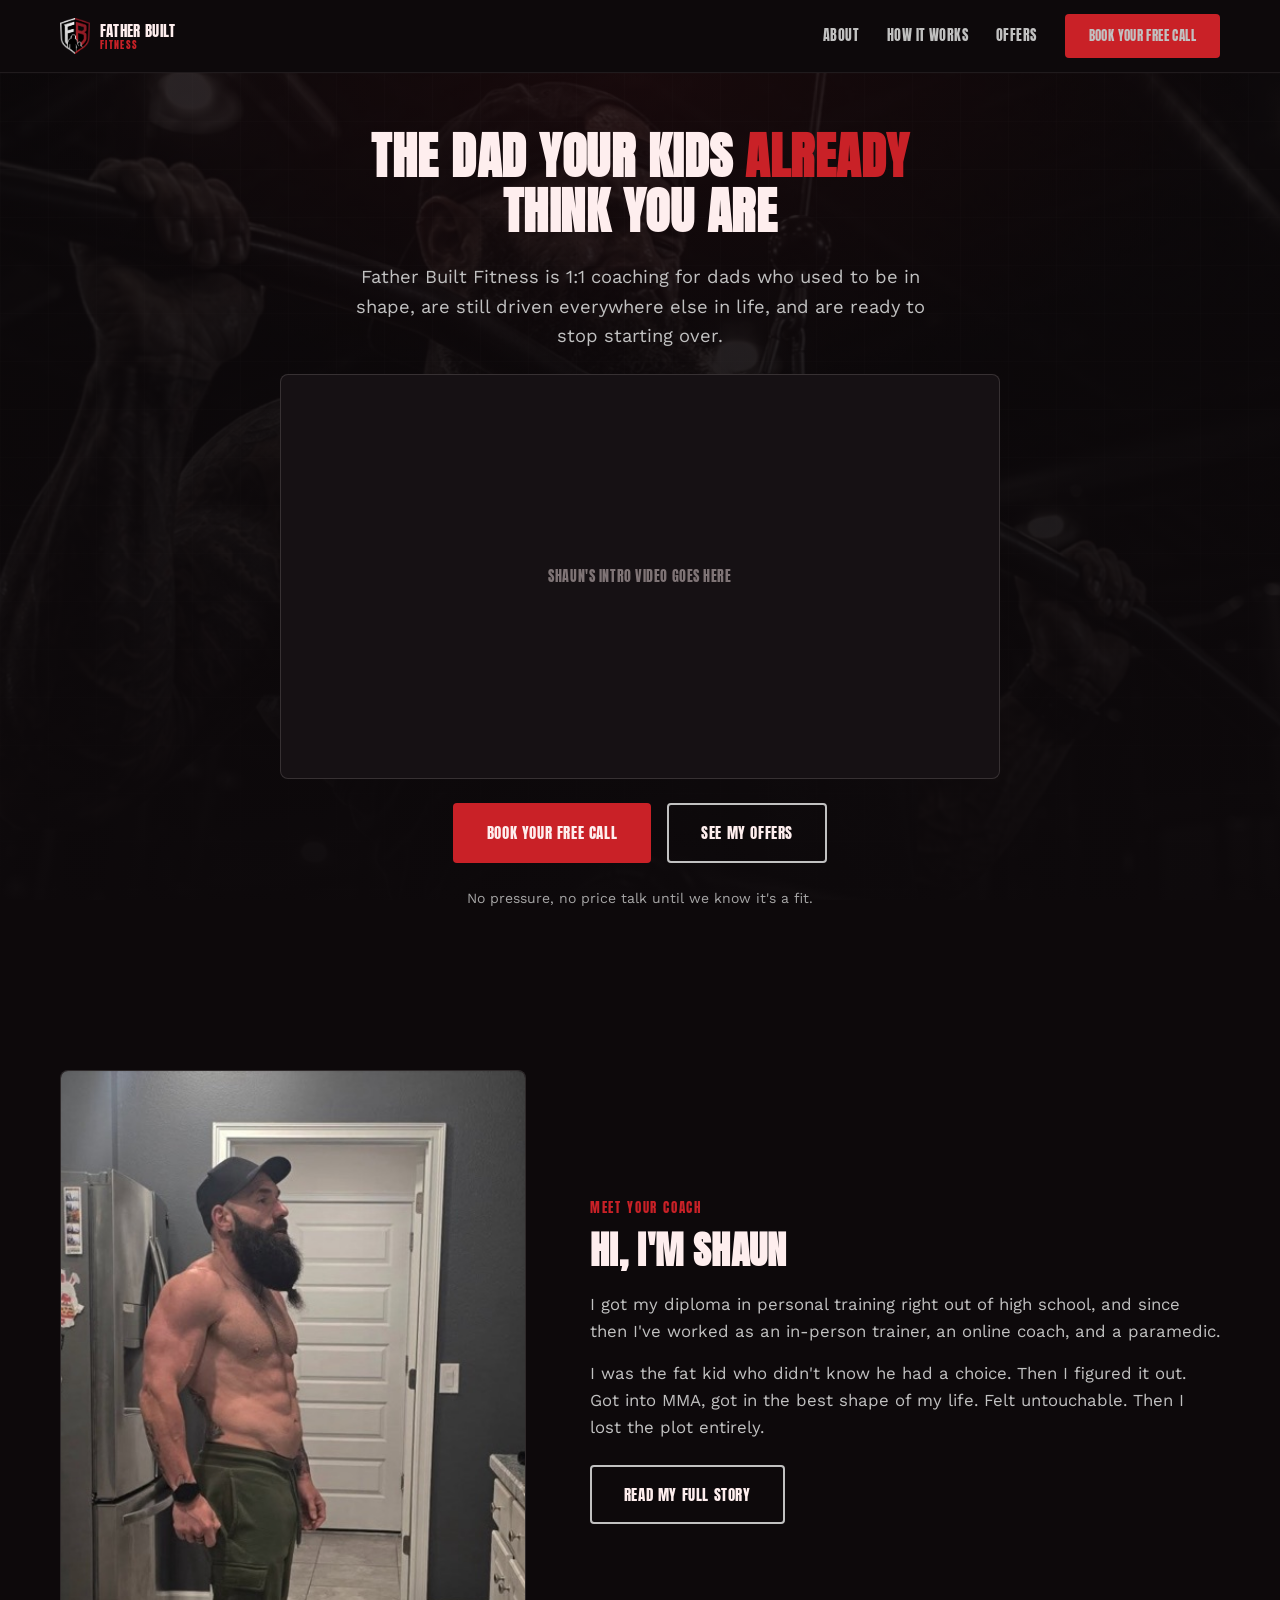
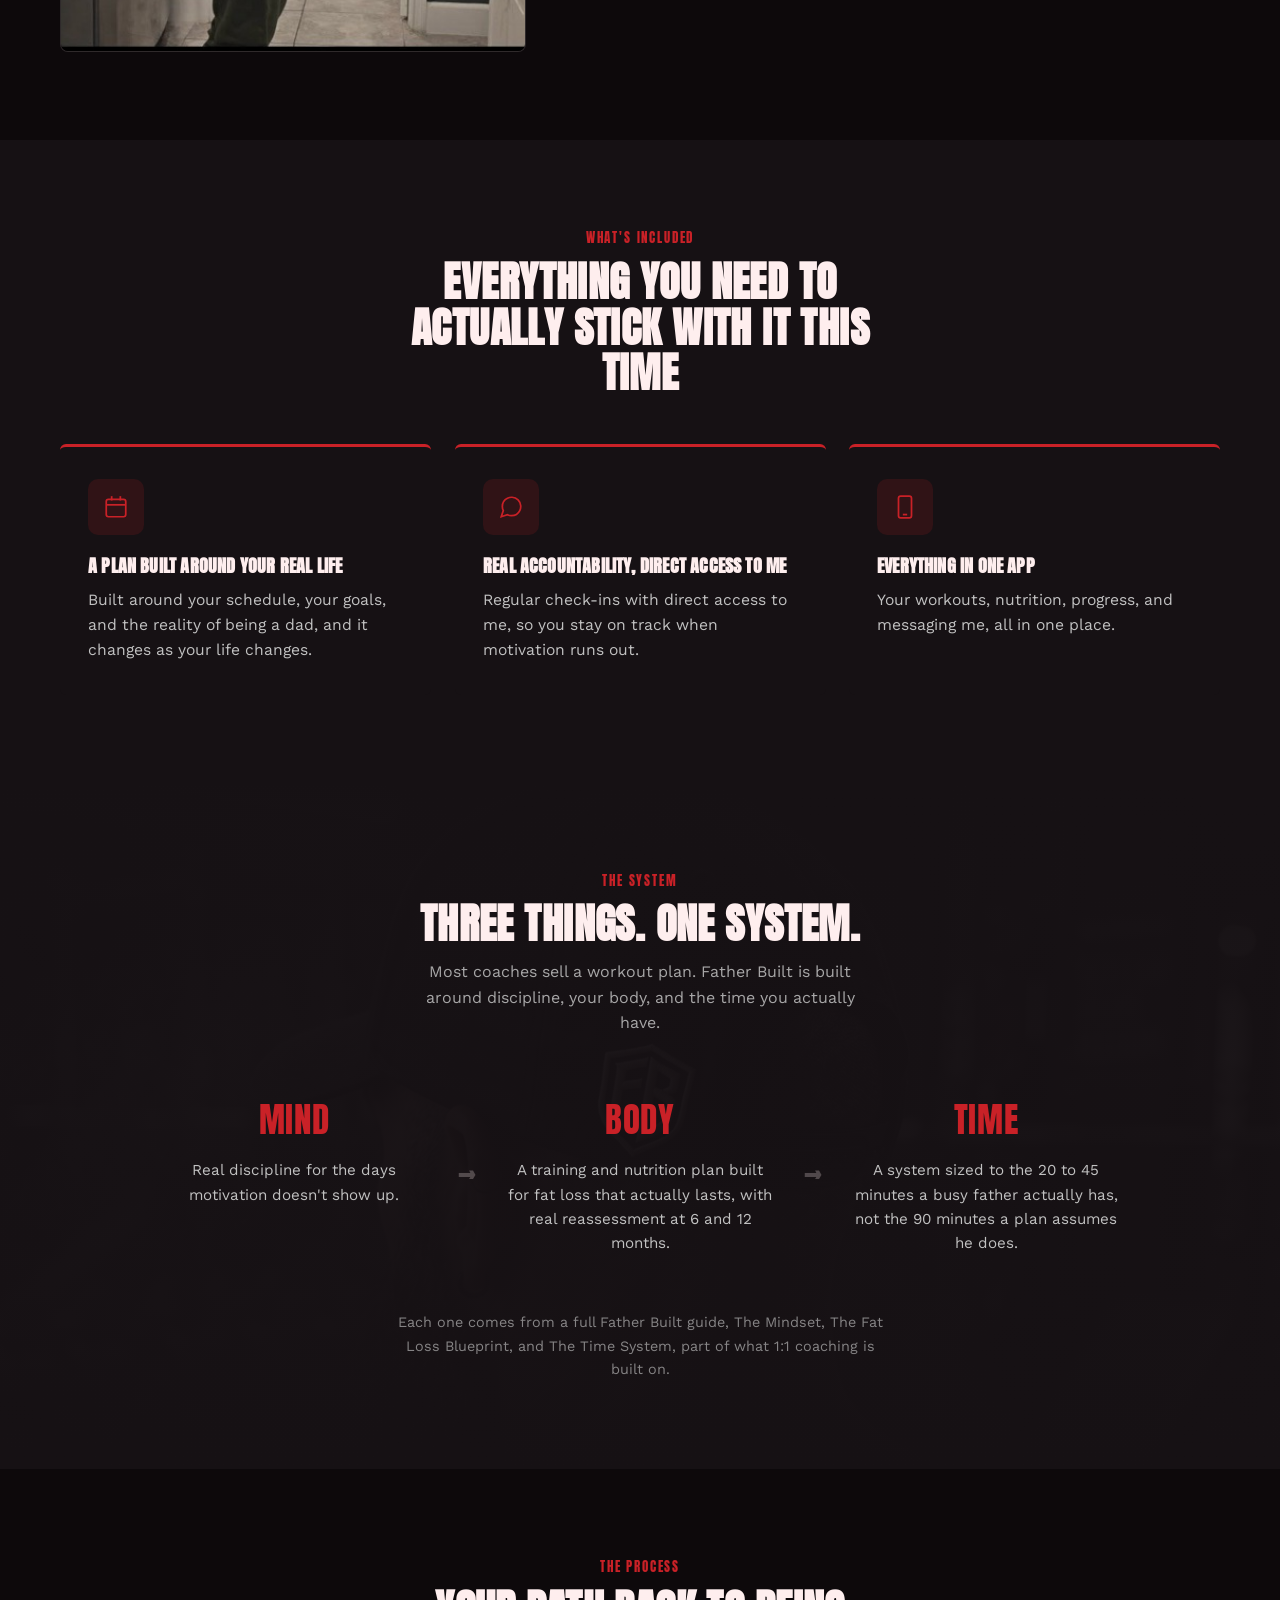
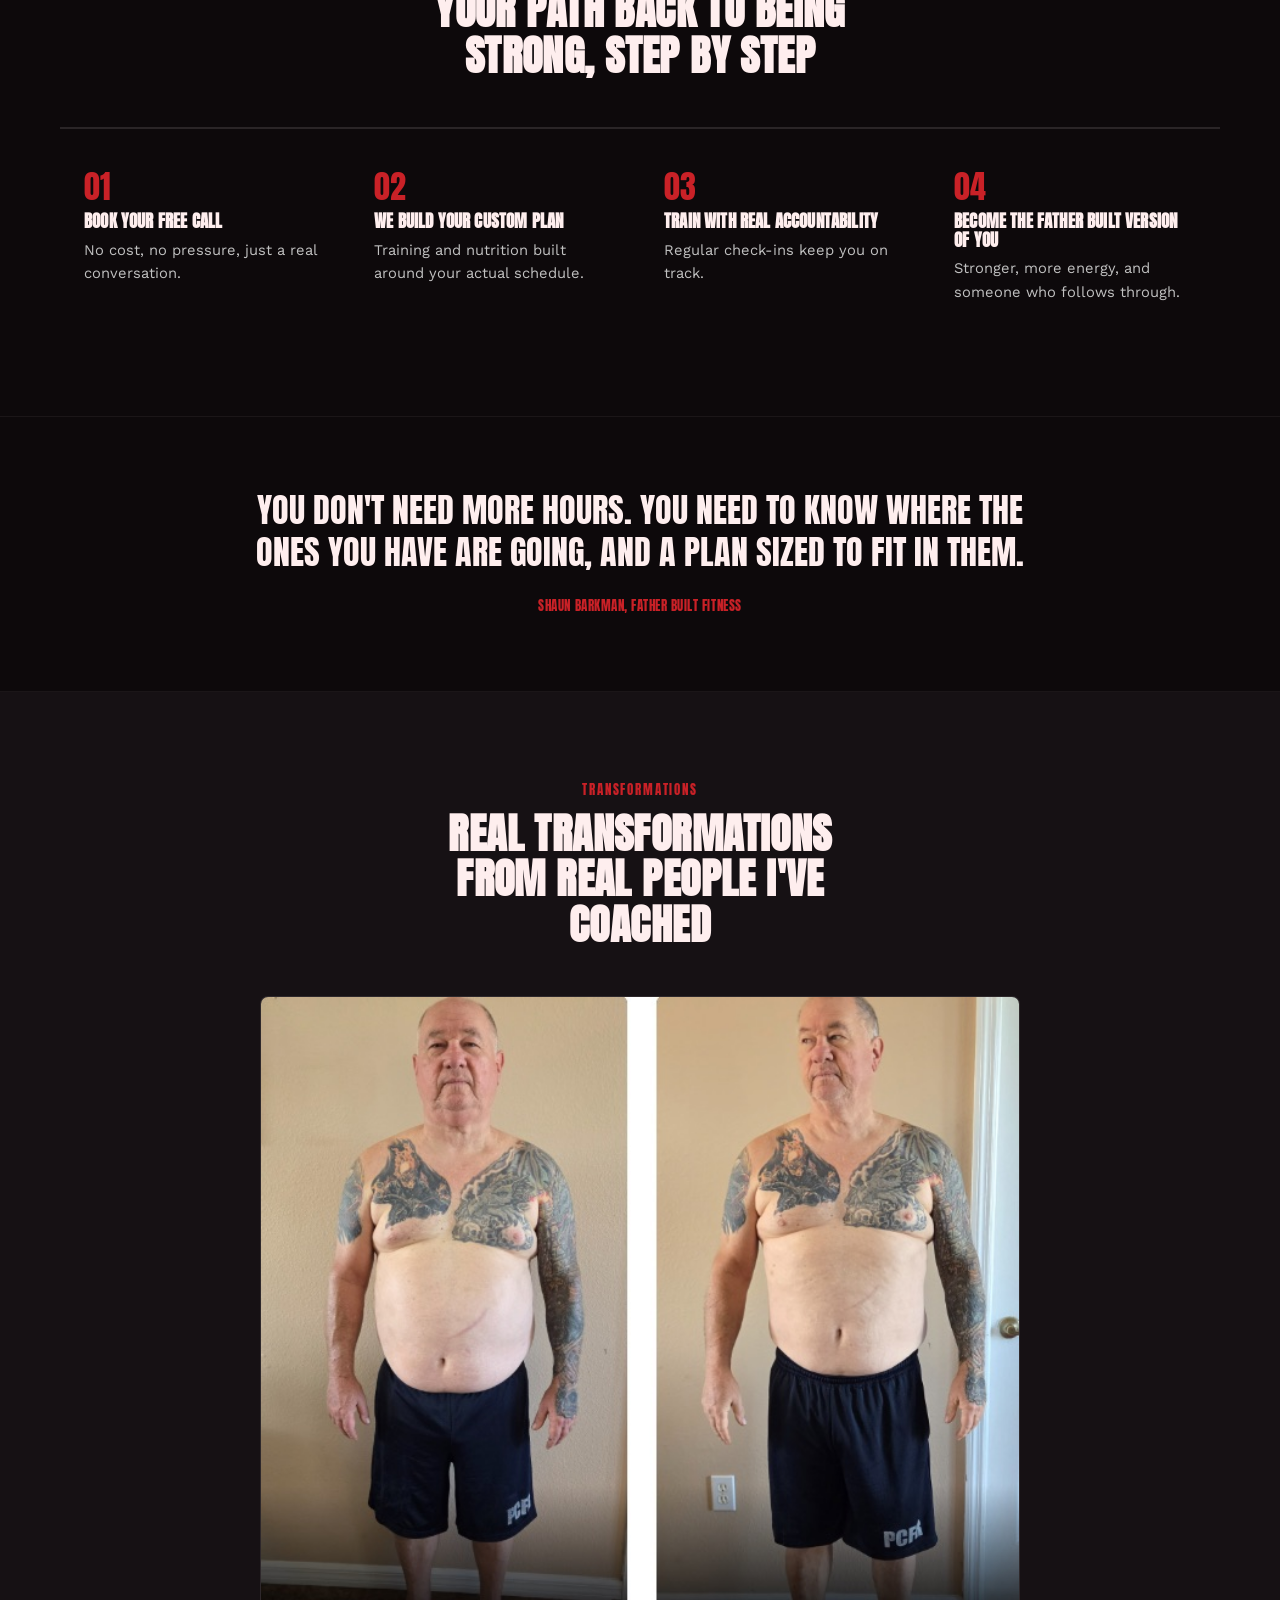
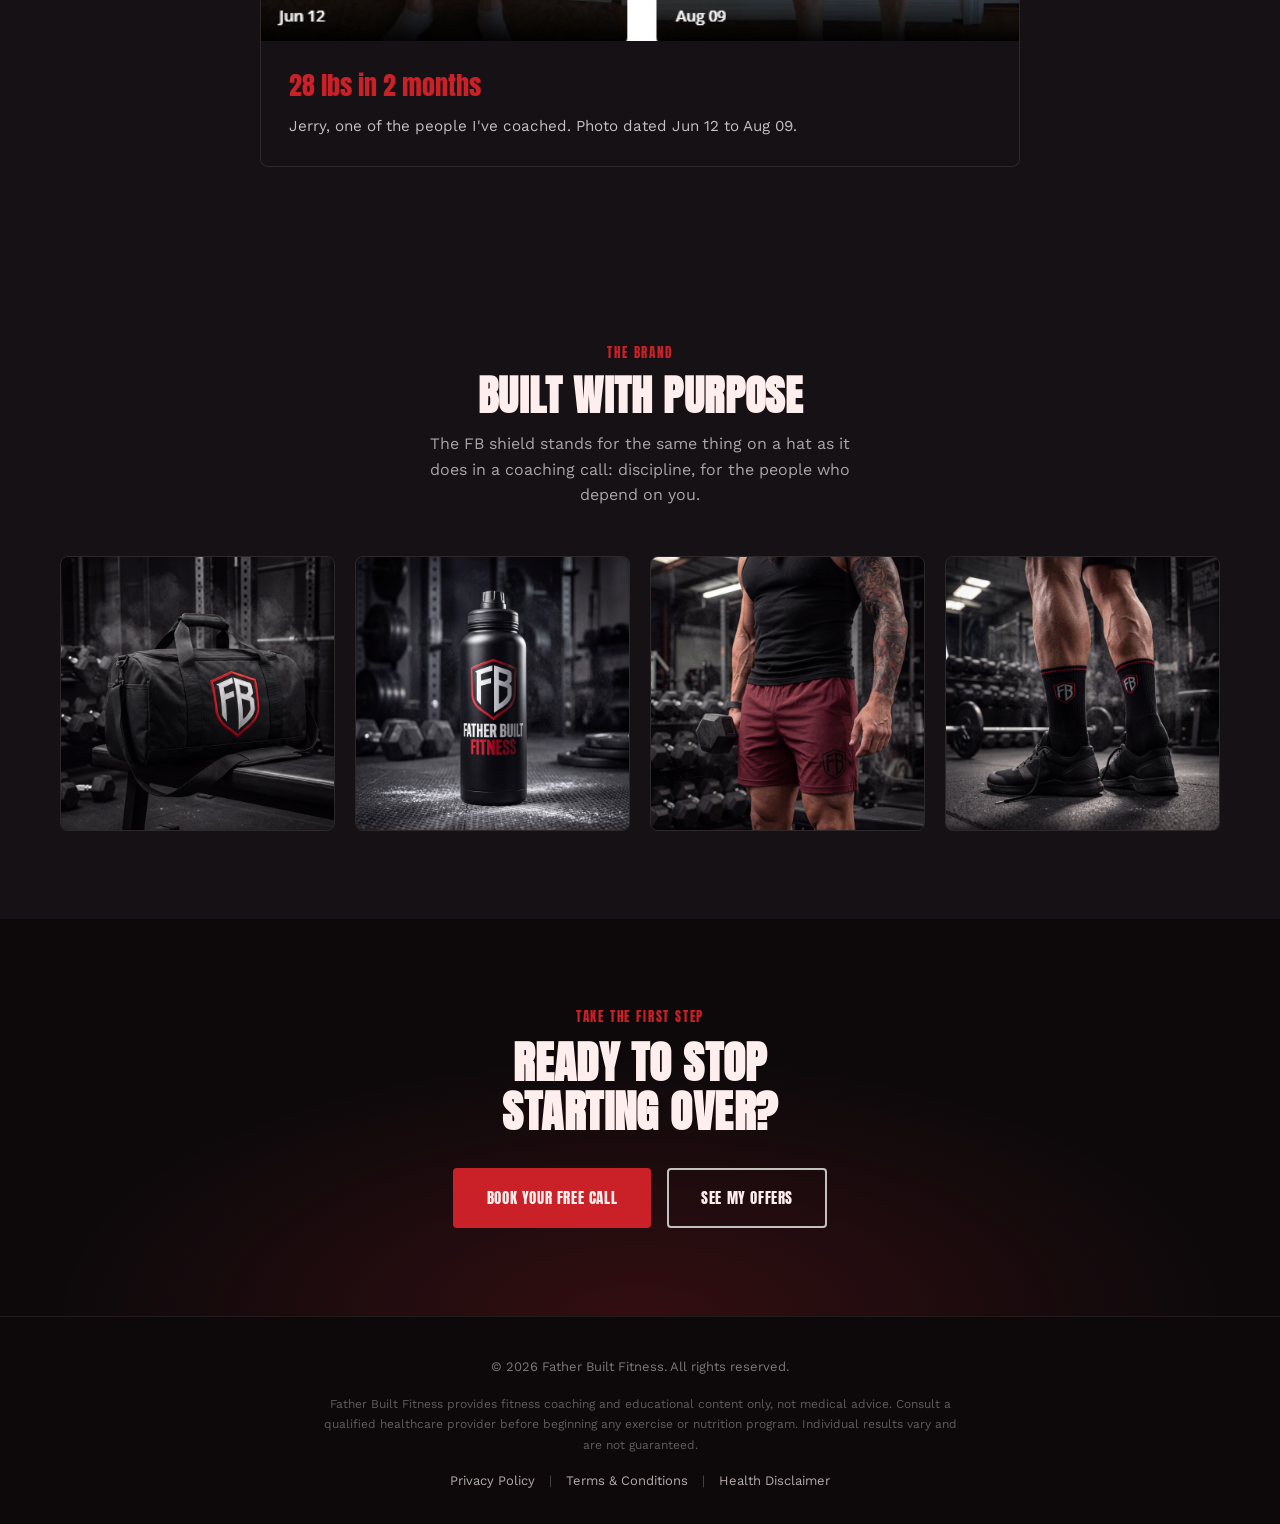
<file: index.html>
<!DOCTYPE html>
<html lang="en">
<head>
<meta charset="UTF-8">
<meta name="viewport" content="width=device-width, initial-scale=1.0">
<title>Father Built Fitness | 1:1 Coaching for Dads</title>
<meta name="description" content="Father Built Fitness is 1:1 coaching for dads who used to be in shape, are still driven everywhere else in life, and are ready to stop starting over.">
<link rel="preconnect" href="https://fonts.googleapis.com">
<link rel="preconnect" href="https://fonts.gstatic.com" crossorigin>
<link href="https://fonts.googleapis.com/css2?family=Anton&family=Work+Sans:wght@400;500;600;700&display=swap" rel="stylesheet">
<link rel="stylesheet" href="css/styles.css?v=21">
</head>
<body>

<header class="site-header">
  <div class="container">
    <a href="/" class="site-logo" aria-label="Father Built Fitness home">
      <img src="images/logo-shield.png?v=2" alt="">
      <span>FATHER BUILT<em>FITNESS</em></span>
    </a>

    <nav class="site-nav" aria-label="Primary">
      <a href="#about">About</a>
      <a href="#how-it-works">How It Works</a>
      <a href="offers/">Offers</a>
      <a href="coaching/" class="btn btn-primary">Book Your Free Call</a>
    </nav>

    <button class="nav-toggle" aria-label="Open menu" aria-expanded="false">
      <svg width="22" height="22" viewBox="0 0 24 24" fill="none" stroke="currentColor" stroke-width="2" stroke-linecap="round">
        <line x1="3" y1="6" x2="21" y2="6"></line>
        <line x1="3" y1="12" x2="21" y2="12"></line>
        <line x1="3" y1="18" x2="21" y2="18"></line>
      </svg>
    </button>
  </div>

  <nav class="mobile-menu" data-open="false" aria-label="Mobile">
    <a href="#about">About</a>
    <a href="#how-it-works">How It Works</a>
    <a href="offers/">Offers</a>
    <a href="coaching/" class="btn btn-primary">Book Your Free Call</a>
  </nav>
</header>

<main>

  <!-- Hero -->
  <section class="hero">
    <div class="hero-bg" aria-hidden="true"></div>
    <div class="container">
      <h1>The Dad Your Kids <em>Already</em> Think You Are</h1>

      <p class="hero-subhead">
        Father Built Fitness is 1:1 coaching for dads who used to be in shape, are still driven everywhere else in life, and are ready to stop starting over.
      </p>

      <div class="hero-video-slot">
        Shaun's intro video goes here
      </div>

      <div class="btn-row">
        <a href="coaching/" class="btn btn-primary">Book Your Free Call</a>
        <a href="offers/" class="btn btn-secondary">See My Offers</a>
      </div>

      <p class="hero-cta-note">No pressure, no price talk until we know it's a fit.</p>
    </div>
  </section>

  <!-- About Shaun -->
  <section class="section-black" id="about">
    <div class="container">
      <div class="about-grid">
        <div class="about-photo reveal">
          <img src="images/shaun-about.jpg" alt="Shaun Barkman, Father Built Fitness" loading="lazy">
        </div>

        <div class="about-copy reveal">
          <span class="eyebrow">Meet Your Coach</span>
          <h2>Hi, I'm Shaun</h2>
          <p>
            I got my diploma in personal training right out of high school, and since then I've worked as an in-person trainer, an online coach, and a paramedic.
          </p>
          <p>
            I was the fat kid who didn't know he had a choice. Then I figured it out. Got into MMA, got in the best shape of my life. Felt untouchable. Then I lost the plot entirely.
          </p>

          <div class="story-extra" id="story-extra" hidden>
            <p>Wrong relationships. Drinking. Drugs. Six to eight years where fitness didn't exist in my life. A friend looked at me one day and said something I'll never repeat in full, but the message was clear. I wasn't okay. And I already knew.</p>
            <p>Then my ex cleared the accounts and left state with another man.</p>
            <p>I took my son and I left.</p>
            <p>I break down when I talk about the years before that. Because I was a bad dad. Not absent, but not there. Not really. And that's time I can never get back.</p>
            <p>The day I got full custody was the day everything changed.</p>
            <p>I swore I would not waste another second.</p>
            <p>Getting back into shape was one of the hardest things I've ever done. Not physically, emotionally. I knew where I'd been. I knew how far I'd fallen. I avoided the gym because I was embarrassed by the gap between who I was and who I used to be.</p>
            <p>But I showed up anyway.</p>
            <p>Not because I suddenly had discipline. Not because I found the perfect programme. Because I had a reason that was bigger than the excuses.</p>
            <p>My son was watching.</p>
            <p>I coach men now because I've been the man who had it all physically and threw it away. I've been the man who hated himself in the mirror. I've been the man who couldn't justify spending an hour on himself because the guilt was too heavy.</p>
            <p>I know what that feels like. Which means I know what it takes to get out of it.</p>
            <p>If you're somewhere in this story, this is for you.</p>
            <p>You don't have a discipline problem. You don't have a time problem.</p>
            <p>You have a reason problem. And when you find the right one, everything changes.</p>
          </div>

          <button class="story-toggle btn btn-secondary" type="button" aria-expanded="false" aria-controls="story-extra">
            Read My Full Story
          </button>
        </div>
      </div>
    </div>
  </section>

  <!-- What You Get -->
  <section class="section-soft">
    <div class="container">
      <div class="section-head reveal">
        <span class="eyebrow">What's Included</span>
        <h2>Everything You Need to Actually Stick With It This Time</h2>
      </div>

      <div class="pillars">
        <div class="pillar reveal">
          <div class="icon-badge">
            <svg class="pillar-icon" viewBox="0 0 24 24" fill="none" stroke="currentColor" stroke-width="1.6">
              <rect x="3" y="5" width="18" height="16" rx="2"></rect>
              <line x1="3" y1="10" x2="21" y2="10"></line>
              <line x1="8" y1="2" x2="8" y2="6"></line>
              <line x1="16" y1="2" x2="16" y2="6"></line>
            </svg>
          </div>
          <h3>A Plan Built Around Your Real Life</h3>
          <p>Built around your schedule, your goals, and the reality of being a dad, and it changes as your life changes.</p>
        </div>

        <div class="pillar reveal">
          <div class="icon-badge">
            <svg class="pillar-icon" viewBox="0 0 24 24" fill="none" stroke="currentColor" stroke-width="1.6">
              <path d="M21 11.5a8.38 8.38 0 0 1-.9 3.8 8.5 8.5 0 0 1-7.6 4.7 8.38 8.38 0 0 1-3.8-.9L3 21l1.9-5.7a8.38 8.38 0 0 1-.9-3.8 8.5 8.5 0 0 1 4.7-7.6 8.38 8.38 0 0 1 3.8-.9h.5a8.48 8.48 0 0 1 8 8v.5z"></path>
            </svg>
          </div>
          <h3>Real Accountability, Direct Access to Me</h3>
          <p>Regular check-ins with direct access to me, so you stay on track when motivation runs out.</p>
        </div>

        <div class="pillar reveal">
          <div class="icon-badge">
            <svg class="pillar-icon" viewBox="0 0 24 24" fill="none" stroke="currentColor" stroke-width="1.6">
              <rect x="6" y="2" width="12" height="20" rx="2"></rect>
              <line x1="10" y1="19" x2="14" y2="19"></line>
            </svg>
          </div>
          <h3>Everything in One App</h3>
          <p>Your workouts, nutrition, progress, and messaging me, all in one place.</p>
        </div>
      </div>
    </div>
  </section>

  <!-- Mind, Body, Time framework -->
  <section class="section-soft framework-section">
    <div class="framework-bg" aria-hidden="true"></div>
    <div class="container">
      <div class="section-head reveal">
        <span class="eyebrow">The System</span>
        <h2>Three Things. One System.</h2>
        <p class="section-subhead">Most coaches sell a workout plan. Father Built is built around discipline, your body, and the time you actually have.</p>
      </div>

      <div class="framework-flow">
        <div class="framework-item reveal">
          <span class="framework-label">Mind</span>
          <p>Real discipline for the days motivation doesn't show up.</p>
        </div>
        <div class="framework-arrow" aria-hidden="true">&rarr;</div>
        <div class="framework-item reveal">
          <span class="framework-label">Body</span>
          <p>A training and nutrition plan built for fat loss that actually lasts, with real reassessment at 6 and 12 months.</p>
        </div>
        <div class="framework-arrow" aria-hidden="true">&rarr;</div>
        <div class="framework-item reveal">
          <span class="framework-label">Time</span>
          <p>A system sized to the 20 to 45 minutes a busy father actually has, not the 90 minutes a plan assumes he does.</p>
        </div>
      </div>

      <p class="framework-note reveal">Each one comes from a full Father Built guide, The Mindset, The Fat Loss Blueprint, and The Time System, part of what 1:1 coaching is built on.</p>
    </div>
  </section>

  <!-- How It Works -->
  <section class="section-black" id="how-it-works">
    <div class="container">
      <div class="section-head reveal">
        <span class="eyebrow">The Process</span>
        <h2>Your Path Back to Being Strong, Step by Step</h2>
      </div>

      <div class="steps">
        <div class="step reveal">
          <span class="step-number"></span>
          <h3>Book Your Free Call</h3>
          <p>No cost, no pressure, just a real conversation.</p>
        </div>
        <div class="step reveal">
          <span class="step-number"></span>
          <h3>We Build Your Custom Plan</h3>
          <p>Training and nutrition built around your actual schedule.</p>
        </div>
        <div class="step reveal">
          <span class="step-number"></span>
          <h3>Train With Real Accountability</h3>
          <p>Regular check-ins keep you on track.</p>
        </div>
        <div class="step reveal">
          <span class="step-number"></span>
          <h3>Become the Father Built Version of You</h3>
          <p>Stronger, more energy, and someone who follows through.</p>
        </div>
      </div>
    </div>
  </section>

  <!-- Pull quote -->
  <section class="quote-section">
    <div class="container">
      <blockquote class="pull-quote reveal">
        <p>You don't need more hours. You need to know where the ones you have are going, and a plan sized to fit in them.</p>
        <cite>Shaun Barkman, Father Built Fitness</cite>
      </blockquote>
    </div>
  </section>

  <!-- Real Results -->
  <section class="section-soft">
    <div class="container">
      <div class="section-head reveal">
        <span class="eyebrow">Transformations</span>
        <h2>Real Transformations From Real People I've Coached</h2>
      </div>

      <div class="result-card reveal">
        <img src="images/jerry-before-after.jpg" alt="Jerry's before and after transformation, June 12 to August 9">
        <div class="result-caption">
          <span class="result-number">28 lbs in 2 months</span>
          <p>Jerry, one of the people I've coached. Photo dated Jun 12 to Aug 09.</p>
        </div>
      </div>
    </div>
  </section>

  <!-- Gear / Brand -->
  <section class="section-soft">
    <div class="container">
      <div class="section-head reveal">
        <span class="eyebrow">The Brand</span>
        <h2>Built With Purpose</h2>
        <p class="section-subhead">The FB shield stands for the same thing on a hat as it does in a coaching call: discipline, for the people who depend on you.</p>
      </div>

      <div class="gear-grid">
        <div class="gear-item reveal">
          <img src="images/merch-duffel-bag.jpg" alt="Father Built Fitness branded gym duffel bag" loading="lazy">
        </div>
        <div class="gear-item reveal">
          <img src="images/merch-bottle.jpg" alt="Father Built Fitness branded water bottle" loading="lazy">
        </div>
        <div class="gear-item reveal">
          <img src="images/merch-shorts-closeup.jpg" alt="Father Built Fitness branded training shorts" loading="lazy">
        </div>
        <div class="gear-item reveal">
          <img src="images/merch-socks-closeup.jpg" alt="Father Built Fitness branded socks" loading="lazy">
        </div>
      </div>
    </div>
  </section>

  <!-- Final CTA -->
  <section class="final-cta">
    <div class="container">
      <span class="eyebrow">Take The First Step</span>
      <h2>Ready to Stop Starting Over?</h2>
      <div class="btn-row">
        <a href="coaching/" class="btn btn-primary">Book Your Free Call</a>
        <a href="offers/" class="btn btn-secondary">See My Offers</a>
      </div>
    </div>
  </section>

</main>

<footer class="site-footer">
  <div class="container">
    <p class="footer-copyright">&copy; 2026 Father Built Fitness. All rights reserved.</p>
    <p class="footer-legal-note">
      Father Built Fitness provides fitness coaching and educational content only, not medical advice. Consult a qualified healthcare provider before beginning any exercise or nutrition program. Individual results vary and are not guaranteed.
    </p>
    <p class="footer-legal-links">
      <a href="privacy.html">Privacy Policy</a>
      <span aria-hidden="true">|</span>
      <a href="terms.html">Terms &amp; Conditions</a>
      <span aria-hidden="true">|</span>
      <a href="disclaimer.html">Health Disclaimer</a>
    </p>
  </div>
</footer>

<button class="back-to-top" id="back-to-top" aria-label="Back to top" type="button">
  <svg width="20" height="20" viewBox="0 0 24 24" fill="none" stroke="currentColor" stroke-width="2.2" stroke-linecap="round" stroke-linejoin="round">
    <line x1="12" y1="19" x2="12" y2="5"></line>
    <polyline points="6 11 12 5 18 11"></polyline>
  </svg>
</button>

<script src="js/main.js?v=1"></script>
</body>
</html>
</file>
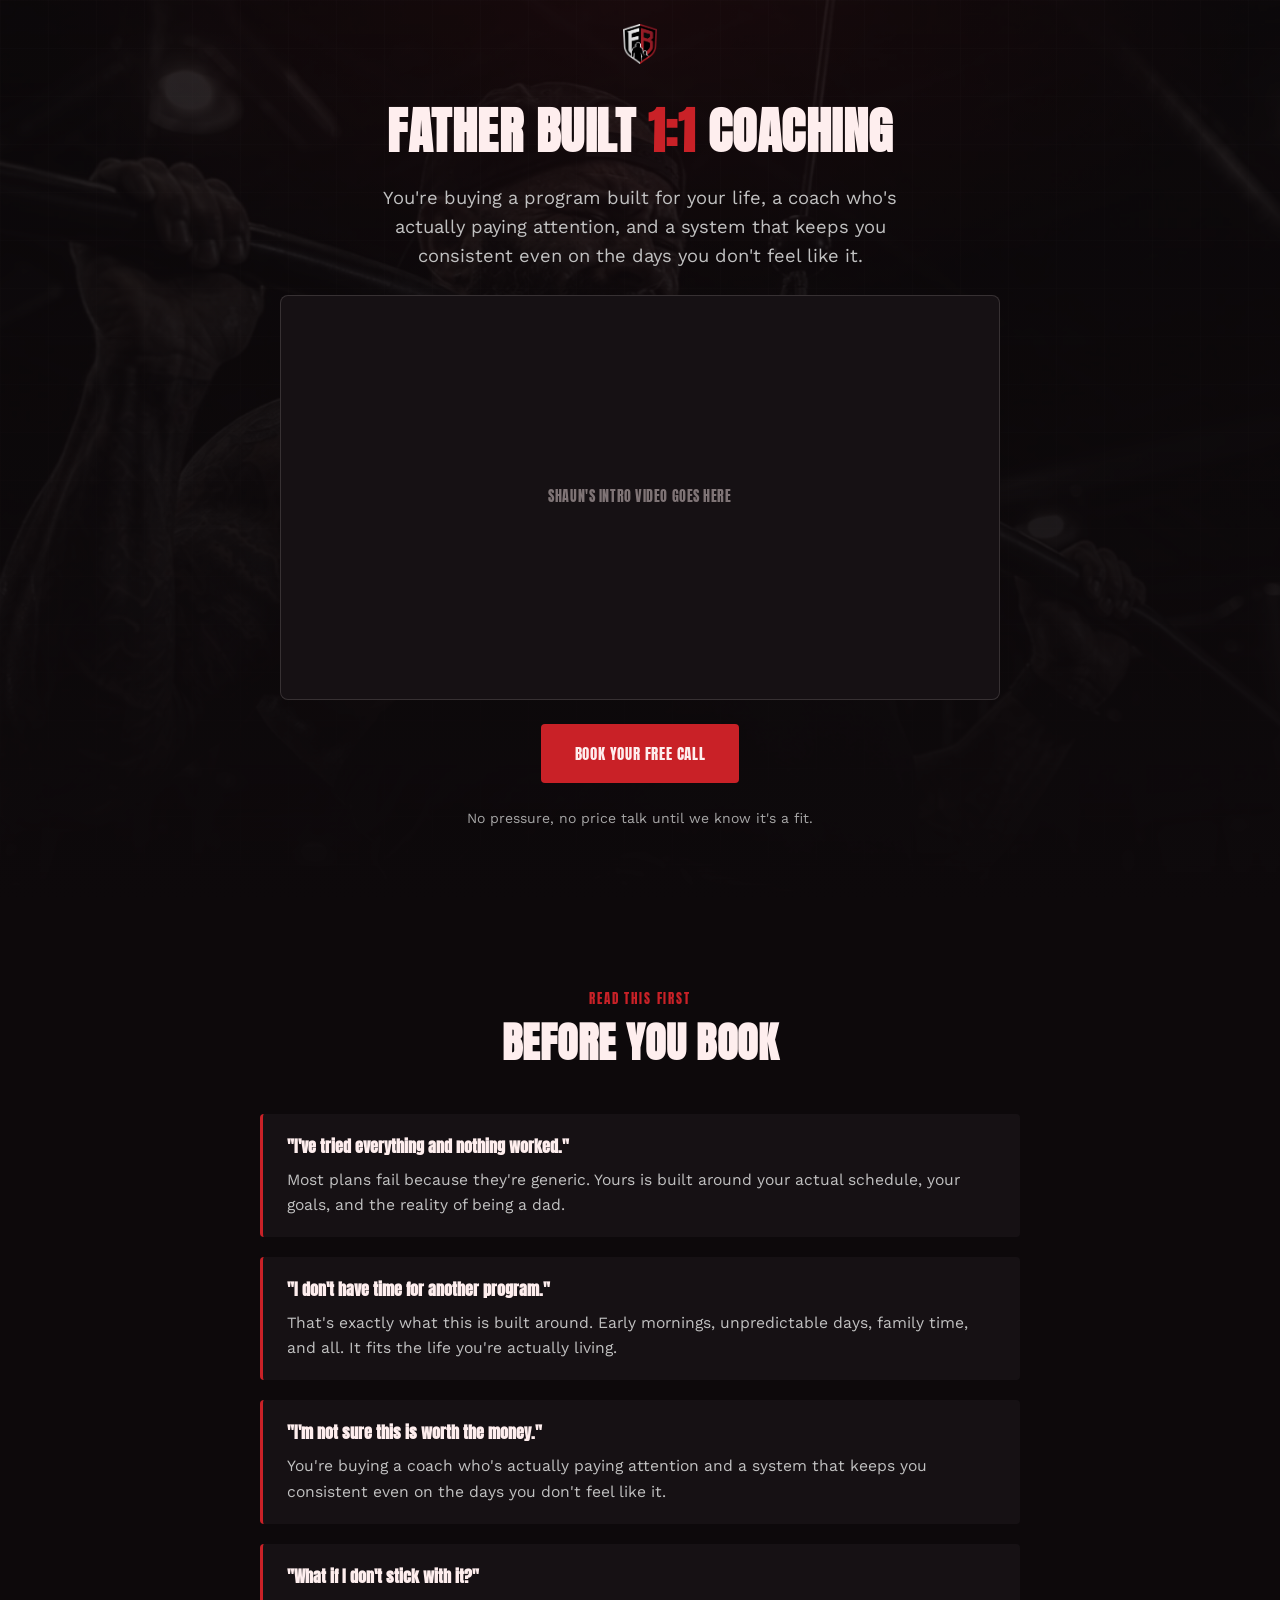
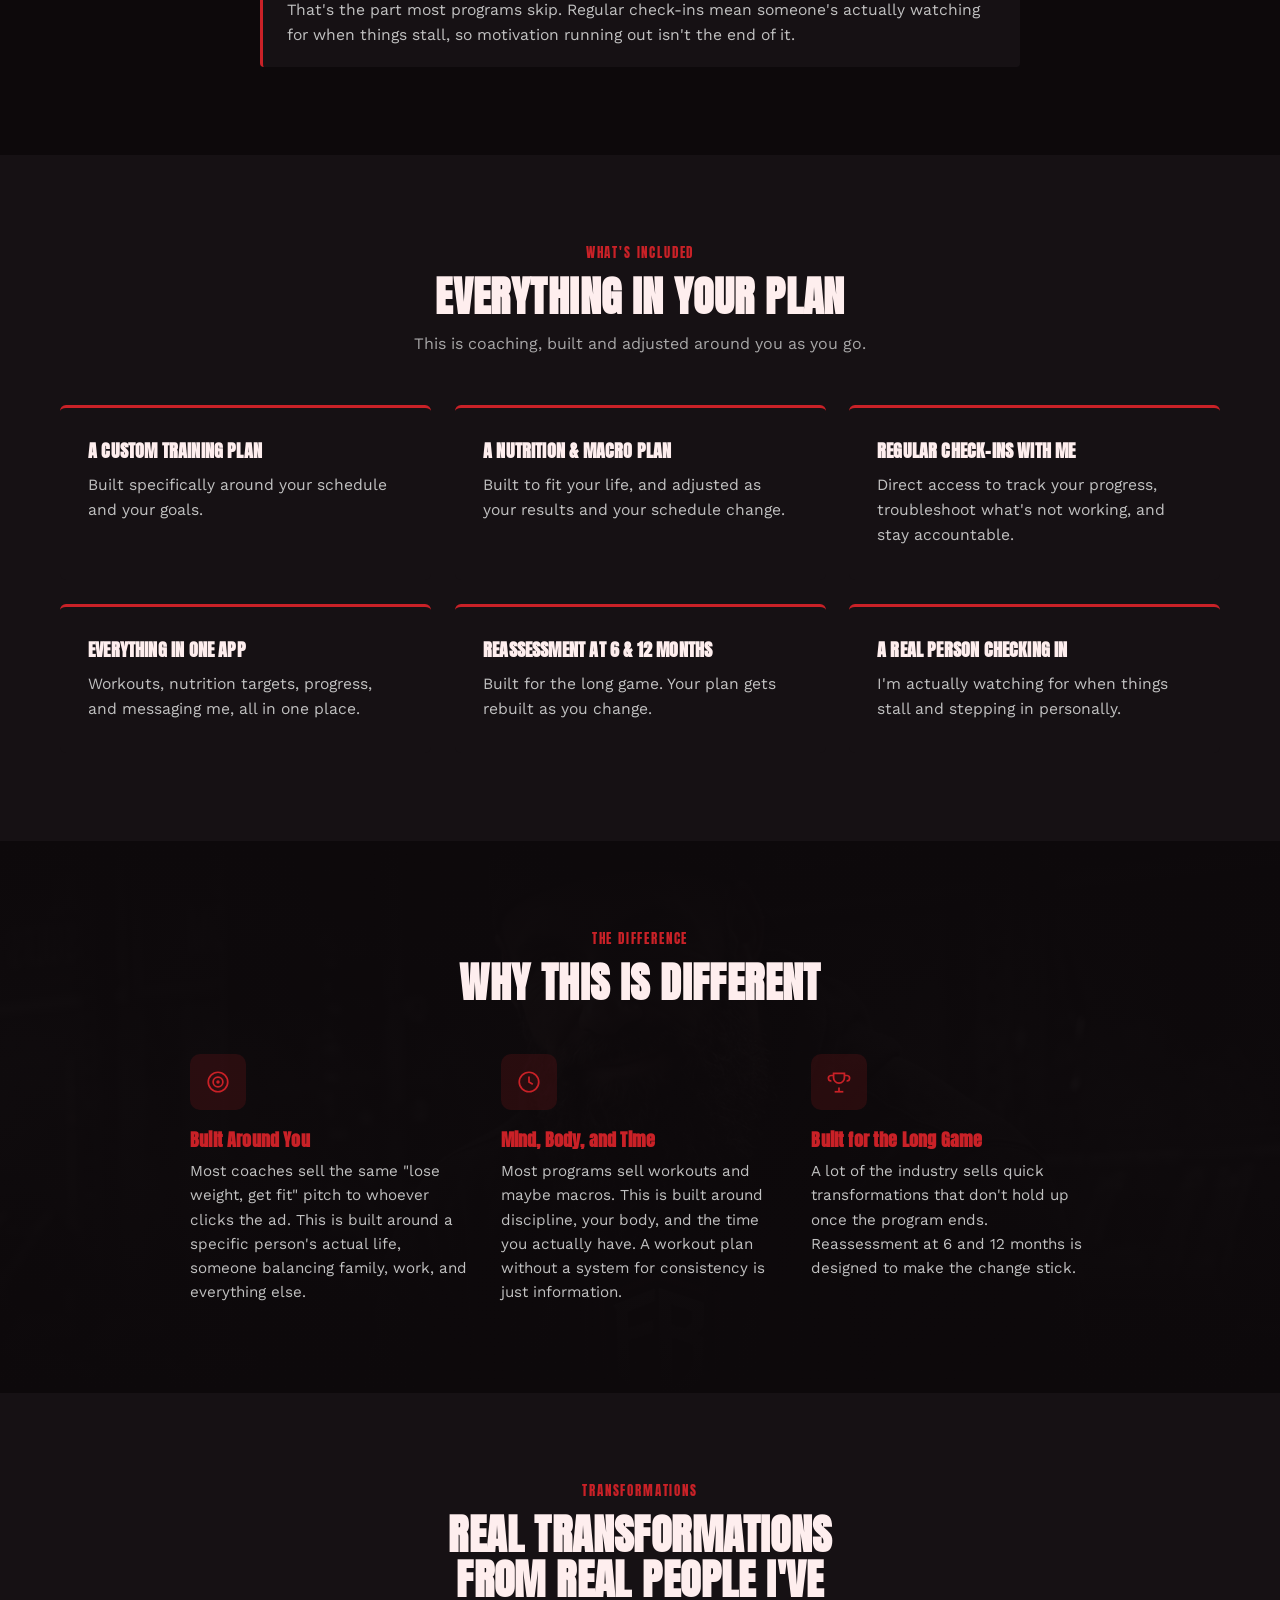
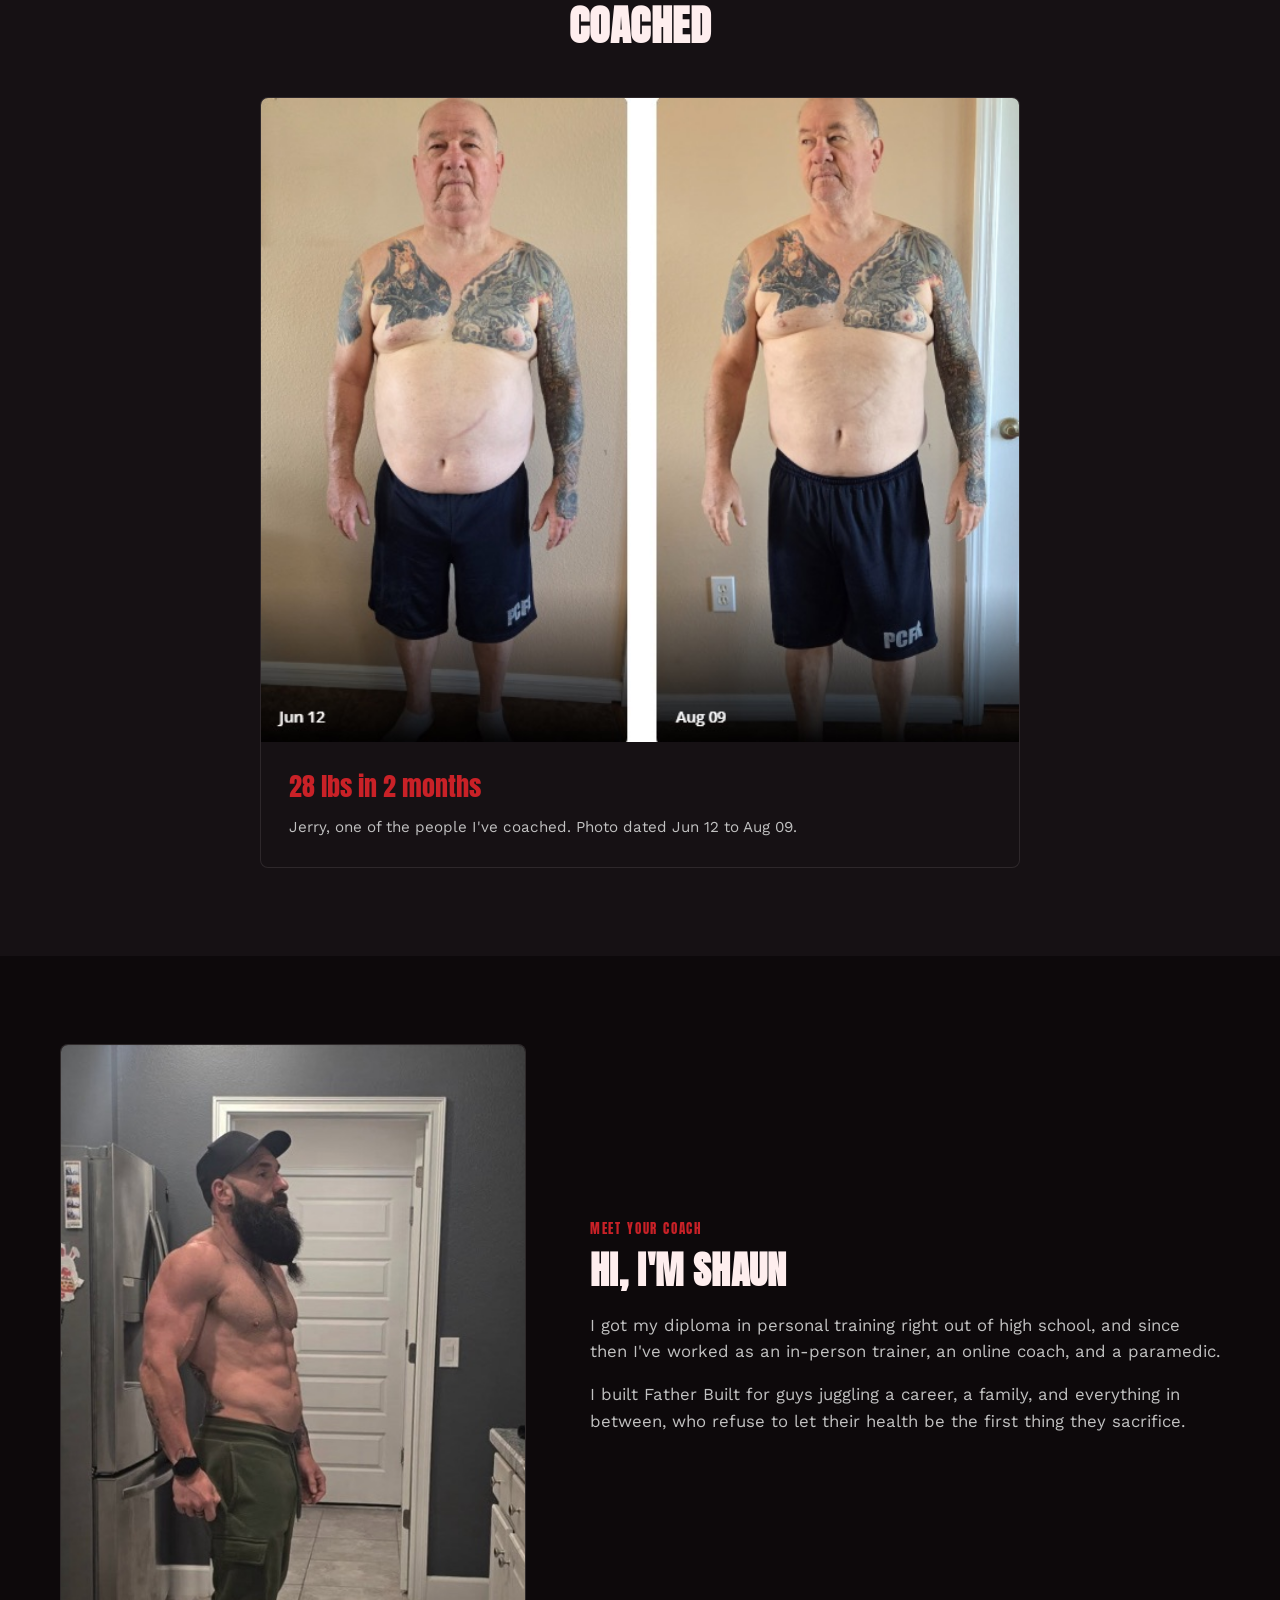
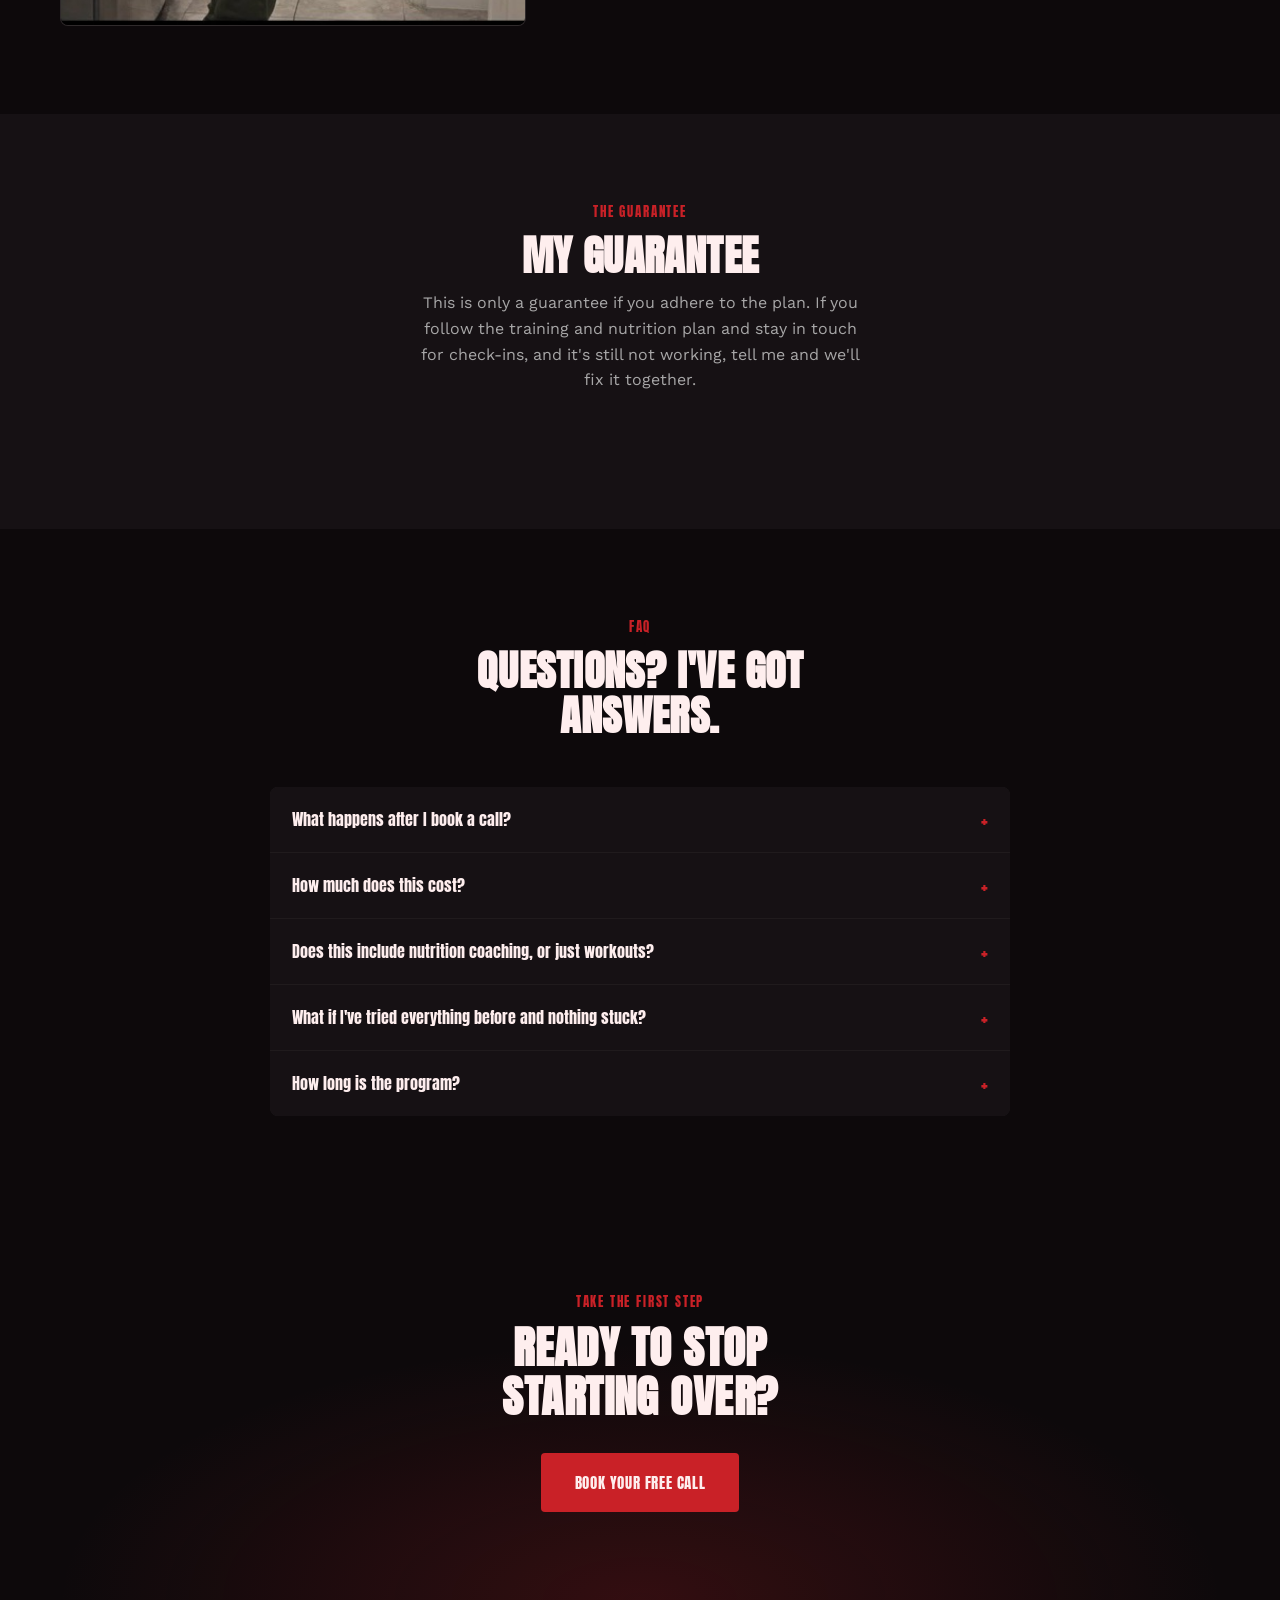
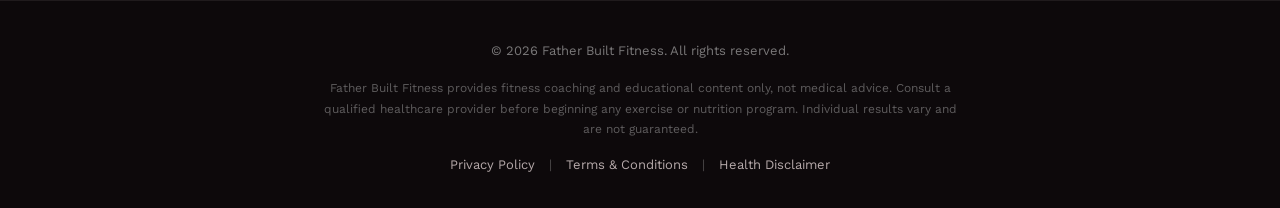
<file: coaching/index.html>
<!DOCTYPE html>
<html lang="en">
<head>
<meta charset="UTF-8">
<meta name="viewport" content="width=device-width, initial-scale=1.0">
<title>Father Built 1:1 Coaching | Father Built Fitness</title>
<meta name="description" content="1:1 coaching for dads who used to be in shape and are ready to stop starting over. A training and nutrition plan built around your real life, with real accountability.">
<link rel="preconnect" href="https://fonts.googleapis.com">
<link rel="preconnect" href="https://fonts.gstatic.com" crossorigin>
<link href="https://fonts.googleapis.com/css2?family=Anton&family=Work+Sans:wght@400;500;600;700&display=swap" rel="stylesheet">
<link rel="stylesheet" href="../css/styles.css?v=21">
</head>
<body>

<header class="offer-header">
  <div class="offer-logo">
    <img src="../images/logo-shield.png?v=2" alt="Father Built Fitness">
  </div>
</header>

<main>

  <!-- Hero -->
  <section class="hero">
    <div class="hero-bg" aria-hidden="true"></div>
    <div class="container">
      <h1>Father Built <em>1:1</em> Coaching</h1>
      <p class="hero-subhead">
        You're buying a program built for your life, a coach who's actually paying attention, and a system that keeps you consistent even on the days you don't feel like it.
      </p>
      <div class="hero-video-slot">Shaun's intro video goes here</div>
      <div class="btn-row">
        <button type="button" class="btn btn-primary" data-open-apply-modal>Book Your Free Call</button>
      </div>
      <p class="hero-cta-note">No pressure, no price talk until we know it's a fit.</p>
    </div>
  </section>

  <!-- Before You Book -->
  <section class="section-black">
    <div class="container">
      <div class="section-head reveal">
        <span class="eyebrow">Read This First</span>
        <h2>Before You Book</h2>
      </div>
      <ul class="objections-list">
        <li class="reveal">
          <strong>"I've tried everything and nothing worked."</strong>
          Most plans fail because they're generic. Yours is built around your actual schedule, your goals, and the reality of being a dad.
        </li>
        <li class="reveal">
          <strong>"I don't have time for another program."</strong>
          That's exactly what this is built around. Early mornings, unpredictable days, family time, and all. It fits the life you're actually living.
        </li>
        <li class="reveal">
          <strong>"I'm not sure this is worth the money."</strong>
          You're buying a coach who's actually paying attention and a system that keeps you consistent even on the days you don't feel like it.
        </li>
        <li class="reveal">
          <strong>"What if I don't stick with it?"</strong>
          That's the part most programs skip. Regular check-ins mean someone's actually watching for when things stall, so motivation running out isn't the end of it.
        </li>
      </ul>
    </div>
  </section>

  <!-- What's Included -->
  <section class="section-soft">
    <div class="container">
      <div class="section-head reveal">
        <span class="eyebrow">What's Included</span>
        <h2>Everything In Your Plan</h2>
        <p class="section-subhead">This is coaching, built and adjusted around you as you go.</p>
      </div>

      <div class="pillars feature-grid">
        <div class="pillar reveal">
          <h3>A Custom Training Plan</h3>
          <p>Built specifically around your schedule and your goals.</p>
        </div>
        <div class="pillar reveal">
          <h3>A Nutrition &amp; Macro Plan</h3>
          <p>Built to fit your life, and adjusted as your results and your schedule change.</p>
        </div>
        <div class="pillar reveal">
          <h3>Regular Check-Ins With Me</h3>
          <p>Direct access to track your progress, troubleshoot what's not working, and stay accountable.</p>
        </div>
        <div class="pillar reveal">
          <h3>Everything in One App</h3>
          <p>Workouts, nutrition targets, progress, and messaging me, all in one place.</p>
        </div>
        <div class="pillar reveal">
          <h3>Reassessment at 6 &amp; 12 Months</h3>
          <p>Built for the long game. Your plan gets rebuilt as you change.</p>
        </div>
        <div class="pillar reveal">
          <h3>A Real Person Checking In</h3>
          <p>I'm actually watching for when things stall and stepping in personally.</p>
        </div>
      </div>
    </div>
  </section>

  <!-- Why This Works -->
  <section class="section-black why-section">
    <div class="framework-bg" aria-hidden="true" style="background-image:url('../images/merch-hoodie-portrait.jpg'); background-position:center 20%;"></div>
    <div class="container">
      <div class="section-head reveal">
        <span class="eyebrow">The Difference</span>
        <h2>Why This Is Different</h2>
      </div>
      <div class="why-grid">
        <div class="why-item reveal">
          <div class="icon-badge">
            <svg class="pillar-icon" viewBox="0 0 24 24" fill="none" stroke="currentColor" stroke-width="1.6">
              <circle cx="12" cy="12" r="9"></circle>
              <circle cx="12" cy="12" r="4.5"></circle>
              <circle cx="12" cy="12" r="0.8" fill="currentColor"></circle>
            </svg>
          </div>
          <h3>Built Around You</h3>
          <p>Most coaches sell the same "lose weight, get fit" pitch to whoever clicks the ad. This is built around a specific person's actual life, someone balancing family, work, and everything else.</p>
        </div>
        <div class="why-item reveal">
          <div class="icon-badge">
            <svg class="pillar-icon" viewBox="0 0 24 24" fill="none" stroke="currentColor" stroke-width="1.6">
              <circle cx="12" cy="12" r="9"></circle>
              <path d="M12 7v5l3.5 2"></path>
            </svg>
          </div>
          <h3>Mind, Body, and Time</h3>
          <p>Most programs sell workouts and maybe macros. This is built around discipline, your body, and the time you actually have. A workout plan without a system for consistency is just information.</p>
        </div>
        <div class="why-item reveal">
          <div class="icon-badge">
            <svg class="pillar-icon" viewBox="0 0 24 24" fill="none" stroke="currentColor" stroke-width="1.6">
              <path d="M8 21h8"></path>
              <path d="M12 17v4"></path>
              <path d="M7 4h10v4a5 5 0 0 1-10 0V4z"></path>
              <path d="M7 6H4.5A2.5 2.5 0 0 0 5 11"></path>
              <path d="M17 6h2.5A2.5 2.5 0 0 1 19 11"></path>
            </svg>
          </div>
          <h3>Built for the Long Game</h3>
          <p>A lot of the industry sells quick transformations that don't hold up once the program ends. Reassessment at 6 and 12 months is designed to make the change stick.</p>
        </div>
      </div>
    </div>
  </section>

  <!-- Proof -->
  <section class="section-soft">
    <div class="container">
      <div class="section-head reveal">
        <span class="eyebrow">Transformations</span>
        <h2>Real Transformations From Real People I've Coached</h2>
      </div>
      <div class="result-card reveal">
        <img src="../images/jerry-before-after.jpg" alt="Jerry's before and after transformation, June 12 to August 9">
        <div class="result-caption">
          <span class="result-number">28 lbs in 2 months</span>
          <p>Jerry, one of the people I've coached. Photo dated Jun 12 to Aug 09.</p>
        </div>
      </div>
    </div>
  </section>

  <!-- About Shaun -->
  <section class="section-black" id="about">
    <div class="container">
      <div class="about-grid">
        <div class="about-photo reveal">
          <img src="../images/shaun-about.jpg" alt="Shaun Barkman, Father Built Fitness" loading="lazy">
        </div>
        <div class="about-copy reveal">
          <span class="eyebrow">Meet Your Coach</span>
          <h2>Hi, I'm Shaun</h2>
          <p>
            I got my diploma in personal training right out of high school, and since then I've worked as an in-person trainer, an online coach, and a paramedic.
          </p>
          <p>
            I built Father Built for guys juggling a career, a family, and everything in between, who refuse to let their health be the first thing they sacrifice.
          </p>
        </div>
      </div>
    </div>
  </section>

  <!-- Guarantee -->
  <section class="section-soft">
    <div class="container">
      <div class="section-head reveal">
        <span class="eyebrow">The Guarantee</span>
        <h2>My Guarantee</h2>
        <p class="section-subhead">This is only a guarantee if you adhere to the plan. If you follow the training and nutrition plan and stay in touch for check-ins, and it's still not working, tell me and we'll fix it together.</p>
      </div>
    </div>
  </section>

  <!-- FAQ -->
  <section class="section-black">
    <div class="container faq-shell">
      <div class="section-head reveal">
        <span class="eyebrow">FAQ</span>
        <h2>Questions? I've Got Answers.</h2>
      </div>
      <div class="faq-list">
        <article class="faq-item reveal">
          <button class="faq-question" type="button" aria-expanded="false">What happens after I book a call?</button>
          <div class="faq-answer" hidden><p>We'll hop on a call to talk through your situation and make sure this is the right fit. No pressure, no price talk until we know it's a fit.</p></div>
        </article>
        <article class="faq-item reveal">
          <button class="faq-question" type="button" aria-expanded="false">How much does this cost?</button>
          <div class="faq-answer" hidden><p>Pricing depends on the length of program that fits you, 3, 6, or 12 months, and we go over it on the call once we know it's a fit.</p></div>
        </article>
        <article class="faq-item reveal">
          <button class="faq-question" type="button" aria-expanded="false">Does this include nutrition coaching, or just workouts?</button>
          <div class="faq-answer" hidden><p>Both. You get a training plan and a nutrition and macro plan, built together and adjusted as you go.</p></div>
        </article>
        <article class="faq-item reveal">
          <button class="faq-question" type="button" aria-expanded="false">What if I've tried everything before and nothing stuck?</button>
          <div class="faq-answer" hidden><p>That's most of the guys I work with. The plan is built around your actual schedule and goals from the start, and the regular check-ins are what most programs skip.</p></div>
        </article>
        <article class="faq-item reveal">
          <button class="faq-question" type="button" aria-expanded="false">How long is the program?</button>
          <div class="faq-answer" hidden><p>3, 6, or 12 months, whichever fits where you're at. We reassess and rebuild your plan at the 6 and 12 month marks.</p></div>
        </article>
      </div>
    </div>
  </section>

  <!-- Final CTA -->
  <section class="final-cta" id="book">
    <div class="container">
      <span class="eyebrow">Take The First Step</span>
      <h2>Ready to Stop Starting Over?</h2>
      <div class="btn-row">
        <button type="button" class="btn btn-primary" data-open-apply-modal>Book Your Free Call</button>
      </div>
    </div>
  </section>

</main>

<footer class="site-footer">
  <div class="container">
    <p class="footer-copyright">&copy; 2026 Father Built Fitness. All rights reserved.</p>
    <p class="footer-legal-note">
      Father Built Fitness provides fitness coaching and educational content only, not medical advice. Consult a qualified healthcare provider before beginning any exercise or nutrition program. Individual results vary and are not guaranteed.
    </p>
    <p class="footer-legal-links">
      <a href="../privacy.html">Privacy Policy</a>
      <span aria-hidden="true">|</span>
      <a href="../terms.html">Terms &amp; Conditions</a>
      <span aria-hidden="true">|</span>
      <a href="../disclaimer.html">Health Disclaimer</a>
    </p>
  </div>
</footer>

<button class="back-to-top" id="back-to-top" aria-label="Back to top" type="button">
  <svg width="20" height="20" viewBox="0 0 24 24" fill="none" stroke="currentColor" stroke-width="2.2" stroke-linecap="round" stroke-linejoin="round">
    <line x1="12" y1="19" x2="12" y2="5"></line>
    <polyline points="6 11 12 5 18 11"></polyline>
  </svg>
</button>

<!-- Apply modal: qualifying questions first, calendar only appears after submit. -->
<div class="apply-modal" id="apply-modal" hidden role="dialog" aria-modal="true" aria-labelledby="apply-modal-title">
  <div class="apply-modal-backdrop" data-close-apply-modal tabindex="-1"></div>
  <div class="apply-modal-dialog">
    <button class="apply-modal-close" data-close-apply-modal type="button" aria-label="Close">&times;</button>
    <div class="apply-modal-body">

      <div class="apply-form-shell" id="apply-form-shell">
        <p class="eyebrow">Book Your Free Call</p>
        <h2 id="apply-modal-title">Let's See If This Is a Fit</h2>
        <p class="apply-modal-intro">A few quick questions, then pick a time. No pressure, no price talk until we know it's a fit.</p>

        <div class="progress-header">
          <span class="progress-steps" id="progress-text">Step 1 of 3</span>
          <div class="progress-bar" aria-hidden="true"><span class="progress-fill" id="progress-fill"></span></div>
        </div>

        <form id="apply-form" novalidate>
          <fieldset class="form-step is-active" data-step="1">
            <div class="booking-field"><span>Full Name</span><input type="text" name="name" required></div>
            <div class="booking-field"><span>Email Address</span><input type="email" name="email" required></div>
            <div class="booking-field"><span>Phone</span><input type="tel" name="phone" required></div>
          </fieldset>

          <fieldset class="form-step" data-step="2" hidden>
            <p class="form-step-question">What's the #1 thing frustrating you right now?</p>
            <div class="choice-grid">
              <label class="choice-card"><input type="radio" name="frustration" value="Low energy" required><span>Low energy</span></label>
              <label class="choice-card"><input type="radio" name="frustration" value="Weight / body composition"><span>Weight / body composition</span></label>
              <label class="choice-card"><input type="radio" name="frustration" value="Strength, feeling weak"><span>Strength, feeling weak</span></label>
              <label class="choice-card"><input type="radio" name="frustration" value="Consistency, motivation"><span>Consistency, motivation</span></label>
              <label class="choice-card"><input type="radio" name="frustration" value="Other"><span>Other</span></label>
            </div>
          </fieldset>

          <fieldset class="form-step" data-step="3" hidden>
            <p class="form-step-question">On a scale of 1 to 10, how ready are you to commit to a real change right now?</p>
            <div class="scale-grid">
              <label class="choice-card"><input type="radio" name="readiness" value="1" required><span>1</span></label>
              <label class="choice-card"><input type="radio" name="readiness" value="2"><span>2</span></label>
              <label class="choice-card"><input type="radio" name="readiness" value="3"><span>3</span></label>
              <label class="choice-card"><input type="radio" name="readiness" value="4"><span>4</span></label>
              <label class="choice-card"><input type="radio" name="readiness" value="5"><span>5</span></label>
              <label class="choice-card"><input type="radio" name="readiness" value="6"><span>6</span></label>
              <label class="choice-card"><input type="radio" name="readiness" value="7"><span>7</span></label>
              <label class="choice-card"><input type="radio" name="readiness" value="8"><span>8</span></label>
              <label class="choice-card"><input type="radio" name="readiness" value="9"><span>9</span></label>
              <label class="choice-card"><input type="radio" name="readiness" value="10"><span>10</span></label>
            </div>
          </fieldset>

          <div class="form-navigation">
            <button type="button" class="btn btn-secondary" id="apply-prev-step" disabled>Back</button>
            <button type="button" class="btn btn-primary" id="apply-next-step">Next</button>
            <button type="submit" class="btn btn-primary" id="apply-submit-step" hidden>See Available Times</button>
          </div>
        </form>
      </div>

      <div class="apply-booking-shell" id="apply-booking-shell" hidden>
        <p class="eyebrow">You're Qualified</p>
        <h2>Pick a Time That Works</h2>
        <div class="booking-card" data-booking-widget>
          <div class="booking-step" id="step-slots">
            <p class="booking-step-heading">Pick a date &amp; time</p>
            <div class="booking-calendar-header">
              <button class="booking-cal-nav" id="cal-prev" type="button" aria-label="Previous month">&larr;</button>
              <span class="booking-calendar-month" id="cal-month-label"></span>
              <button class="booking-cal-nav" id="cal-next" type="button" aria-label="Next month">&rarr;</button>
            </div>
            <div class="booking-calendar-weekdays">
              <span>Sun</span><span>Mon</span><span>Tue</span><span>Wed</span><span>Thu</span><span>Fri</span><span>Sat</span>
            </div>
            <div class="booking-calendar-grid" id="cal-grid"></div>
            <div class="booking-times" id="booking-times" hidden>
              <p class="booking-step-heading" id="booking-times-heading">Available times</p>
              <div class="booking-slots-times" id="booking-slots-times"></div>
            </div>
          </div>
          <div class="booking-step" id="step-form" hidden>
            <p class="booking-step-heading">Confirm</p>
            <div class="booking-recap"><strong>Time:</strong> <span id="recap-time"></span></div>
            <form id="booking-form">
              <div class="booking-form-actions">
                <button class="btn btn-secondary" id="booking-back-btn" type="button">Back</button>
                <button class="btn btn-primary" type="submit">Confirm Booking</button>
              </div>
            </form>
          </div>
          <div class="booking-step" id="step-confirm" hidden>
            <div class="booking-confirm">
              <div class="booking-confirm-icon">&#10003;</div>
              <h3>You're Booked!</h3>
              <p id="confirm-recap"></p>
            </div>
          </div>
        </div>
      </div>

    </div>
  </div>
</div>

<script src="../js/main.js?v=1"></script>
<script src="../js/booking-preview.js?v=1"></script>
<script src="../js/faq.js?v=1"></script>
<script src="../js/apply-modal.js?v=1"></script>
</body>
</html>
</file>
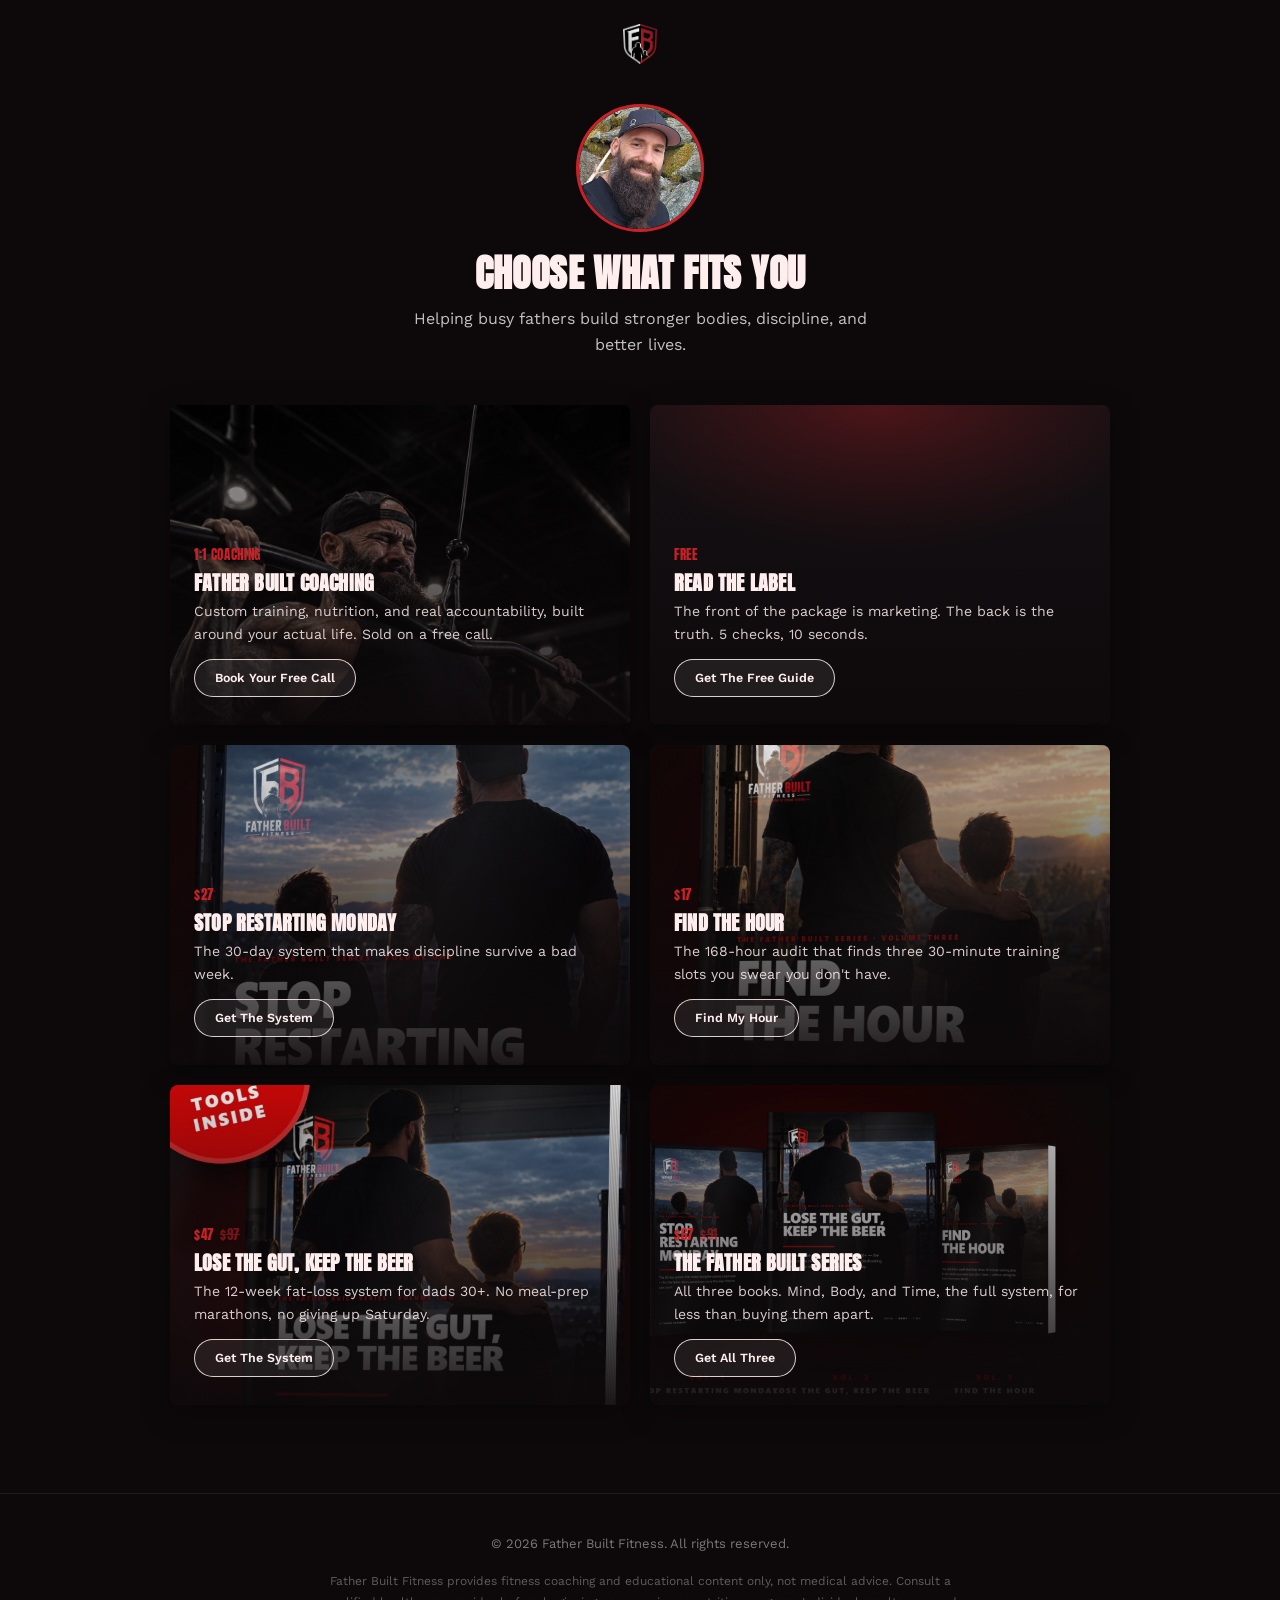
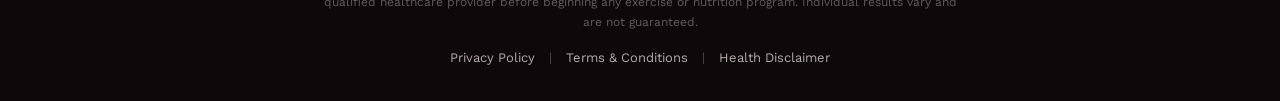
<file: offers/index.html>
<!DOCTYPE html>
<html lang="en">
<head>
<meta charset="UTF-8">
<meta name="viewport" content="width=device-width, initial-scale=1.0">
<title>Offers | Father Built Fitness</title>
<meta name="description" content="Pick what fits where you're at right now: free resources, single guides, the full Father Built series, or 1:1 coaching with Shaun.">
<link rel="preconnect" href="https://fonts.googleapis.com">
<link rel="preconnect" href="https://fonts.gstatic.com" crossorigin>
<link href="https://fonts.googleapis.com/css2?family=Anton&family=Work+Sans:wght@400;500;600;700&display=swap" rel="stylesheet">
<link rel="stylesheet" href="../css/styles.css?v=21">
</head>
<body>

<header class="offer-header">
  <div class="offer-logo">
    <img src="../images/logo-shield.png?v=2" alt="Father Built Fitness">
  </div>
</header>

<main>
  <section class="section-black">
    <div class="container">

      <div class="offers-profile reveal">
        <img src="../images/shaun-profile.jpg" alt="Shaun Barkman" class="offers-avatar" loading="lazy">
        <h1 class="offers-title">Choose What Fits You</h1>
        <p class="offers-subtitle">Helping busy fathers build stronger bodies, discipline, and better lives.</p>
      </div>

      <div class="offers-grid">

        <a href="../coaching/" class="offer-card reveal">
          <img src="../images/hero-bg.jpg" alt="" class="offer-card-img" loading="lazy">
          <div class="offer-card-content">
            <span class="offer-card-price">1:1 Coaching</span>
            <h2 class="offer-card-title">Father Built Coaching</h2>
            <p class="offer-card-desc">Custom training, nutrition, and real accountability, built around your actual life. Sold on a free call.</p>
            <span class="offer-card-btn">Book Your Free Call</span>
          </div>
        </a>

        <a href="read-the-label/" class="offer-card offer-card-plain reveal">
          <div class="offer-card-content">
            <span class="offer-card-price">Free</span>
            <h2 class="offer-card-title">Read The Label</h2>
            <p class="offer-card-desc">The front of the package is marketing. The back is the truth. 5 checks, 10 seconds.</p>
            <span class="offer-card-btn">Get The Free Guide</span>
          </div>
        </a>

        <a href="stop-restarting-monday/" class="offer-card reveal">
          <img src="../images/cover-stop-restarting-monday.jpg" alt="" class="offer-card-img" loading="lazy">
          <div class="offer-card-content">
            <span class="offer-card-price">$27</span>
            <h2 class="offer-card-title">Stop Restarting Monday</h2>
            <p class="offer-card-desc">The 30-day system that makes discipline survive a bad week.</p>
            <span class="offer-card-btn">Get The System</span>
          </div>
        </a>

        <a href="find-the-hour/" class="offer-card reveal">
          <img src="../images/cover-find-the-hour.jpg" alt="" class="offer-card-img" loading="lazy">
          <div class="offer-card-content">
            <span class="offer-card-price">$17</span>
            <h2 class="offer-card-title">Find The Hour</h2>
            <p class="offer-card-desc">The 168-hour audit that finds three 30-minute training slots you swear you don't have.</p>
            <span class="offer-card-btn">Find My Hour</span>
          </div>
        </a>

        <a href="lose-the-gut/" class="offer-card reveal">
          <img src="../images/cover-lose-the-gut.jpg" alt="" class="offer-card-img" loading="lazy">
          <div class="offer-card-content">
            <span class="offer-card-price">$47<span class="offer-card-was">$97</span></span>
            <h2 class="offer-card-title">Lose The Gut, Keep The Beer</h2>
            <p class="offer-card-desc">The 12-week fat-loss system for dads 30+. No meal-prep marathons, no giving up Saturday.</p>
            <span class="offer-card-btn">Get The System</span>
          </div>
        </a>

        <a href="the-father-built-series/" class="offer-card reveal">
          <img src="../images/cover-bundle.jpg" alt="" class="offer-card-img" loading="lazy">
          <div class="offer-card-content">
            <span class="offer-card-price">$67<span class="offer-card-was">$91</span></span>
            <h2 class="offer-card-title">The Father Built Series</h2>
            <p class="offer-card-desc">All three books. Mind, Body, and Time, the full system, for less than buying them apart.</p>
            <span class="offer-card-btn">Get All Three</span>
          </div>
        </a>

      </div>
    </div>
  </section>
</main>

<footer class="site-footer">
  <div class="container">
    <p class="footer-copyright">&copy; 2026 Father Built Fitness. All rights reserved.</p>
    <p class="footer-legal-note">
      Father Built Fitness provides fitness coaching and educational content only, not medical advice. Consult a qualified healthcare provider before beginning any exercise or nutrition program. Individual results vary and are not guaranteed.
    </p>
    <p class="footer-legal-links">
      <a href="../privacy.html">Privacy Policy</a>
      <span aria-hidden="true">|</span>
      <a href="../terms.html">Terms &amp; Conditions</a>
      <span aria-hidden="true">|</span>
      <a href="../disclaimer.html">Health Disclaimer</a>
    </p>
  </div>
</footer>

<button class="back-to-top" id="back-to-top" aria-label="Back to top" type="button">
  <svg width="20" height="20" viewBox="0 0 24 24" fill="none" stroke="currentColor" stroke-width="2.2" stroke-linecap="round" stroke-linejoin="round">
    <line x1="12" y1="19" x2="12" y2="5"></line>
    <polyline points="6 11 12 5 18 11"></polyline>
  </svg>
</button>

<script src="../js/main.js?v=1"></script>
</body>
</html>
</file>
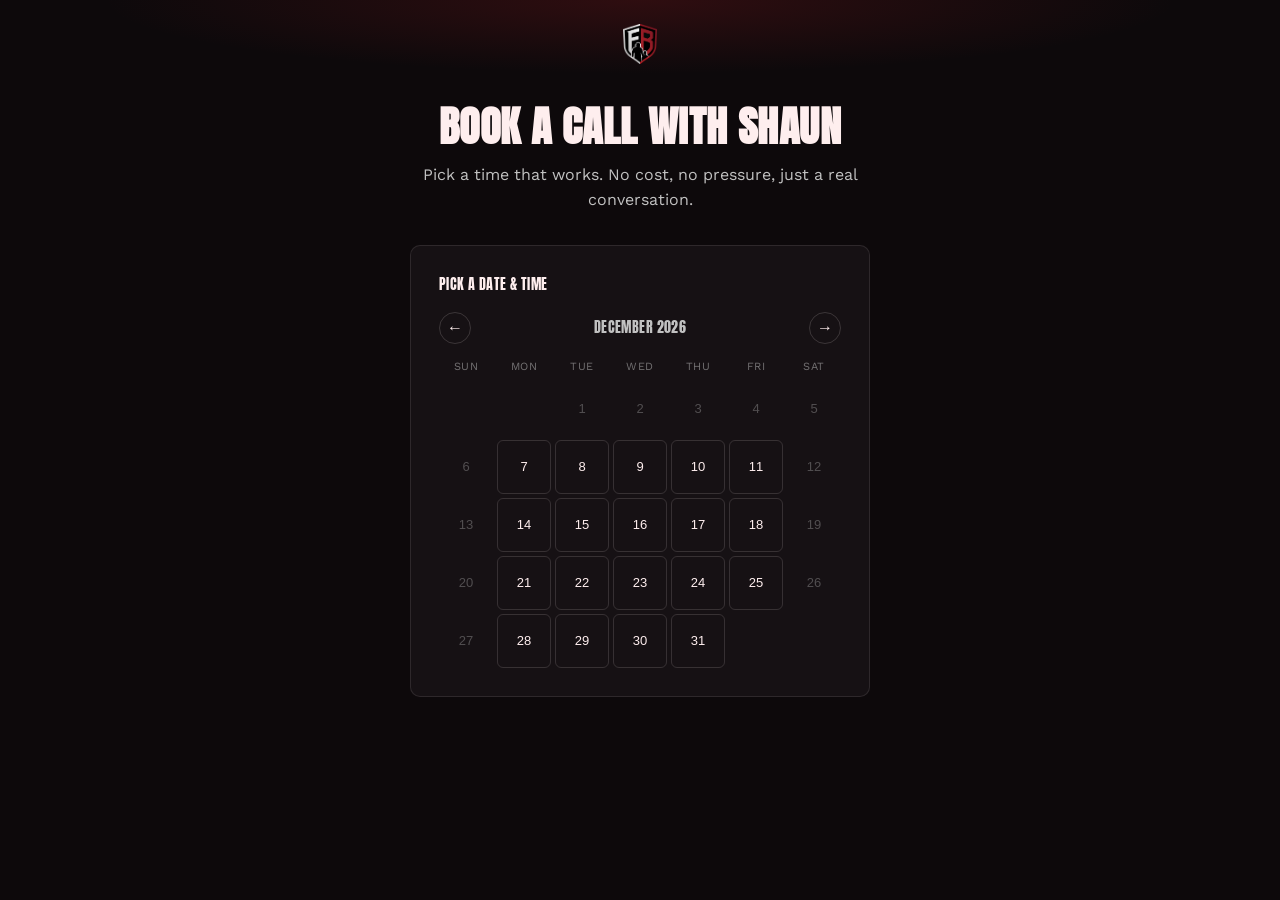
<file: personal-calendar/index.html>
<!DOCTYPE html>
<!-- Hidden page: Shaun's personal booking calendar. Not linked from nav/footer.
     Reached only via its direct URL (CRM's default-calendar public page, or shared directly).
     DESIGN PREVIEW: calendar is local-only JS (booking-preview.js), not yet wired to a
     real backend, Shaun's booking-backend/CRM doesn't exist yet (build order: pages first,
     CRM last). Swap in the real booking-widget.js once that's deployed. -->
<html lang="en">
<head>
<meta charset="UTF-8">
<meta name="viewport" content="width=device-width, initial-scale=1.0">
<title>Book a Call | Father Built Fitness</title>
<meta name="robots" content="noindex, nofollow">
<link rel="preconnect" href="https://fonts.googleapis.com">
<link rel="preconnect" href="https://fonts.gstatic.com" crossorigin>
<link href="https://fonts.googleapis.com/css2?family=Anton&family=Work+Sans:wght@400;500;600;700&display=swap" rel="stylesheet">
<link rel="stylesheet" href="../css/styles.css?v=21">
</head>
<body class="booking-page">

<header class="offer-header">
  <div class="offer-logo">
    <img src="../images/logo-shield.png?v=2" alt="Father Built Fitness">
  </div>
</header>

<main>
  <section class="booking-hero">
    <div class="container">
      <h1>Book a Call With Shaun</h1>
      <p>Pick a time that works. No cost, no pressure, just a real conversation.</p>
    </div>
  </section>

  <section class="booking-shell">
    <div class="container">
      <div class="booking-card" data-booking-widget>
        <div class="booking-step" id="step-slots">
          <p class="booking-step-heading">Pick a date &amp; time</p>
          <div class="booking-calendar-header">
            <button class="booking-cal-nav" id="cal-prev" type="button" aria-label="Previous month">&larr;</button>
            <span class="booking-calendar-month" id="cal-month-label"></span>
            <button class="booking-cal-nav" id="cal-next" type="button" aria-label="Next month">&rarr;</button>
          </div>
          <div class="booking-calendar-weekdays">
            <span>Sun</span><span>Mon</span><span>Tue</span><span>Wed</span><span>Thu</span><span>Fri</span><span>Sat</span>
          </div>
          <div class="booking-calendar-grid" id="cal-grid"></div>

          <div class="booking-times" id="booking-times" hidden>
            <p class="booking-step-heading" id="booking-times-heading">Available times</p>
            <div class="booking-slots-times" id="booking-slots-times"></div>
          </div>
        </div>

        <div class="booking-step" id="step-form" hidden>
          <p class="booking-step-heading">Your details</p>
          <div class="booking-recap">
            <strong>Time:</strong> <span id="recap-time"></span>
          </div>
          <form id="booking-form">
            <div class="booking-field">
              <span>Full Name</span>
              <input type="text" name="name" required>
            </div>
            <div class="booking-field">
              <span>Email Address</span>
              <input type="email" name="email" required>
            </div>
            <div class="booking-field">
              <span>Phone</span>
              <input type="tel" name="phone">
            </div>
            <div class="booking-form-actions">
              <button class="btn btn-secondary" id="booking-back-btn" type="button">Back</button>
              <button class="btn btn-primary" type="submit">Confirm Booking</button>
            </div>
          </form>
        </div>

        <div class="booking-step" id="step-confirm" hidden>
          <div class="booking-confirm">
            <div class="booking-confirm-icon">&#10003;</div>
            <h3>You're Booked!</h3>
            <p id="confirm-recap"></p>
          </div>
        </div>
      </div>
    </div>
  </section>
</main>

<button class="back-to-top" id="back-to-top" aria-label="Back to top" type="button">
  <svg width="20" height="20" viewBox="0 0 24 24" fill="none" stroke="currentColor" stroke-width="2.2" stroke-linecap="round" stroke-linejoin="round">
    <line x1="12" y1="19" x2="12" y2="5"></line>
    <polyline points="6 11 12 5 18 11"></polyline>
  </svg>
</button>

<script src="../js/main.js?v=1"></script>
<script src="../js/booking-preview.js?v=1"></script>
</body>
</html>
</file>
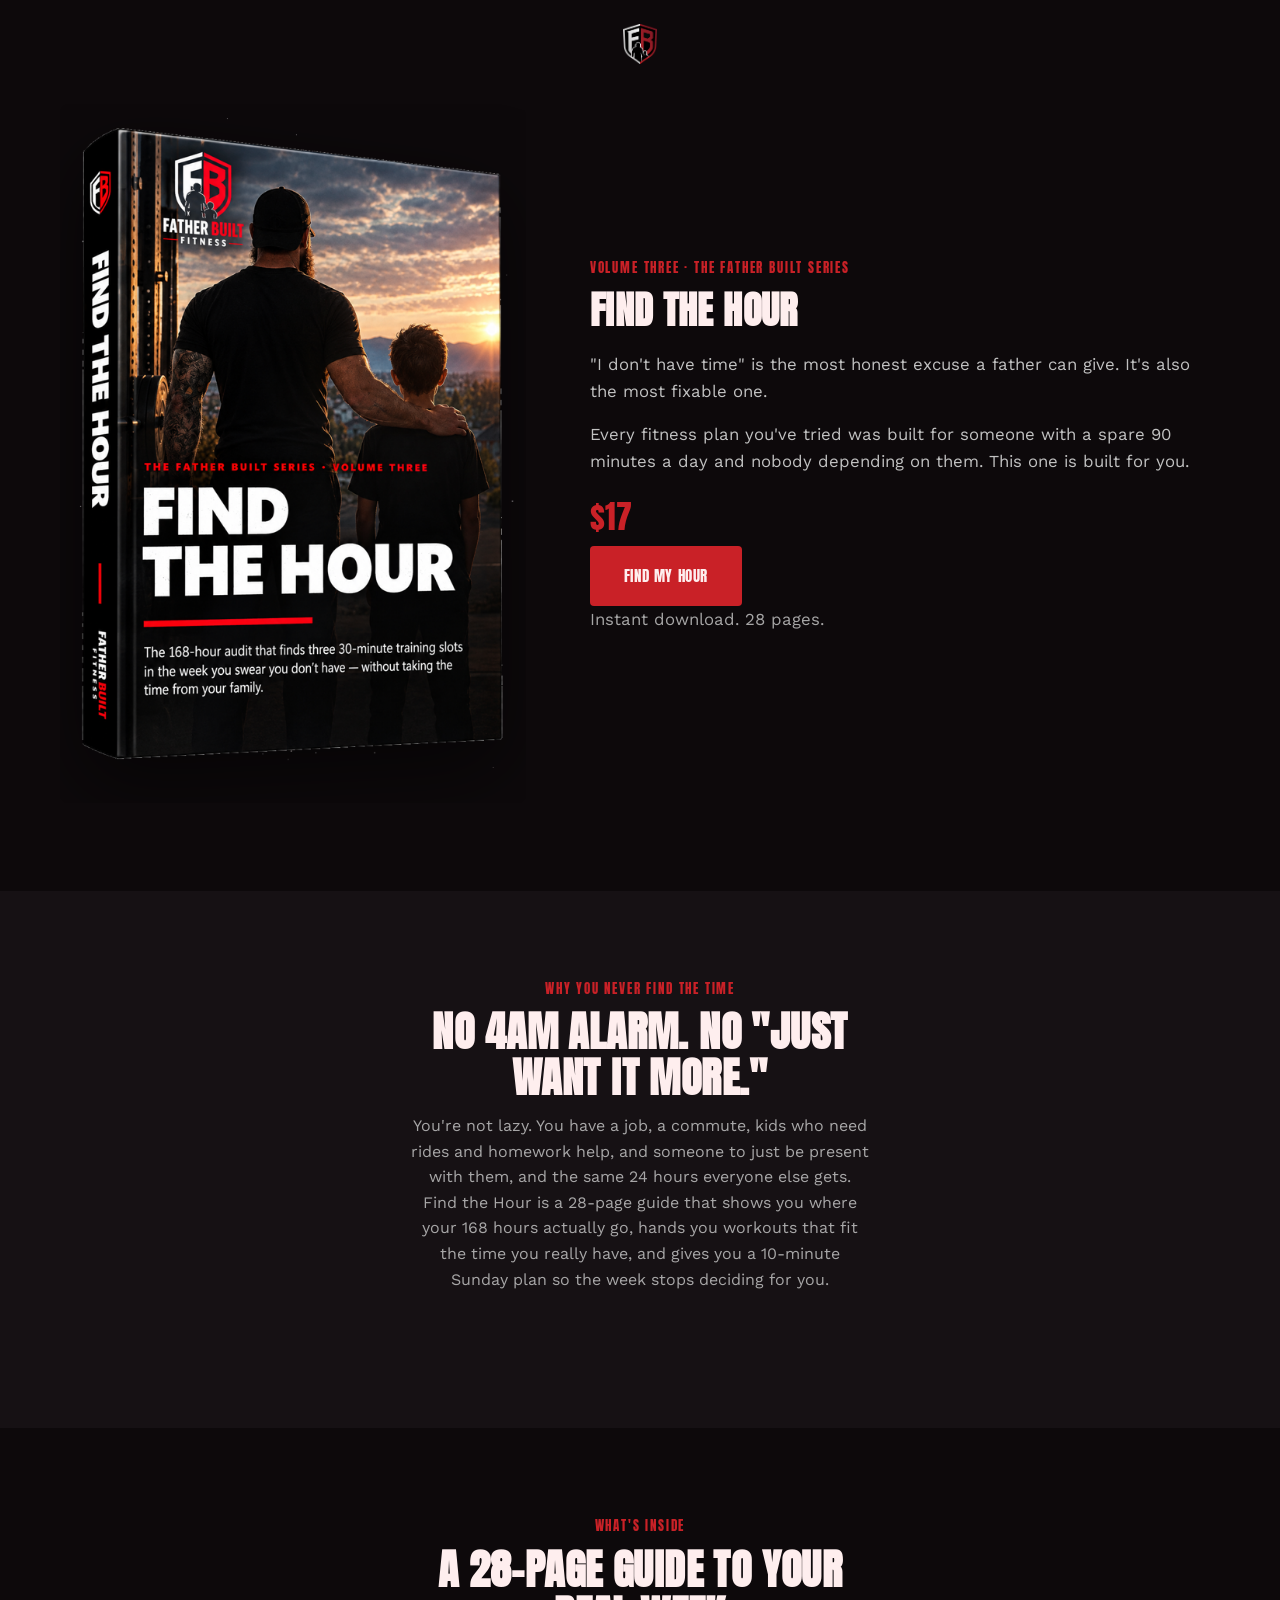
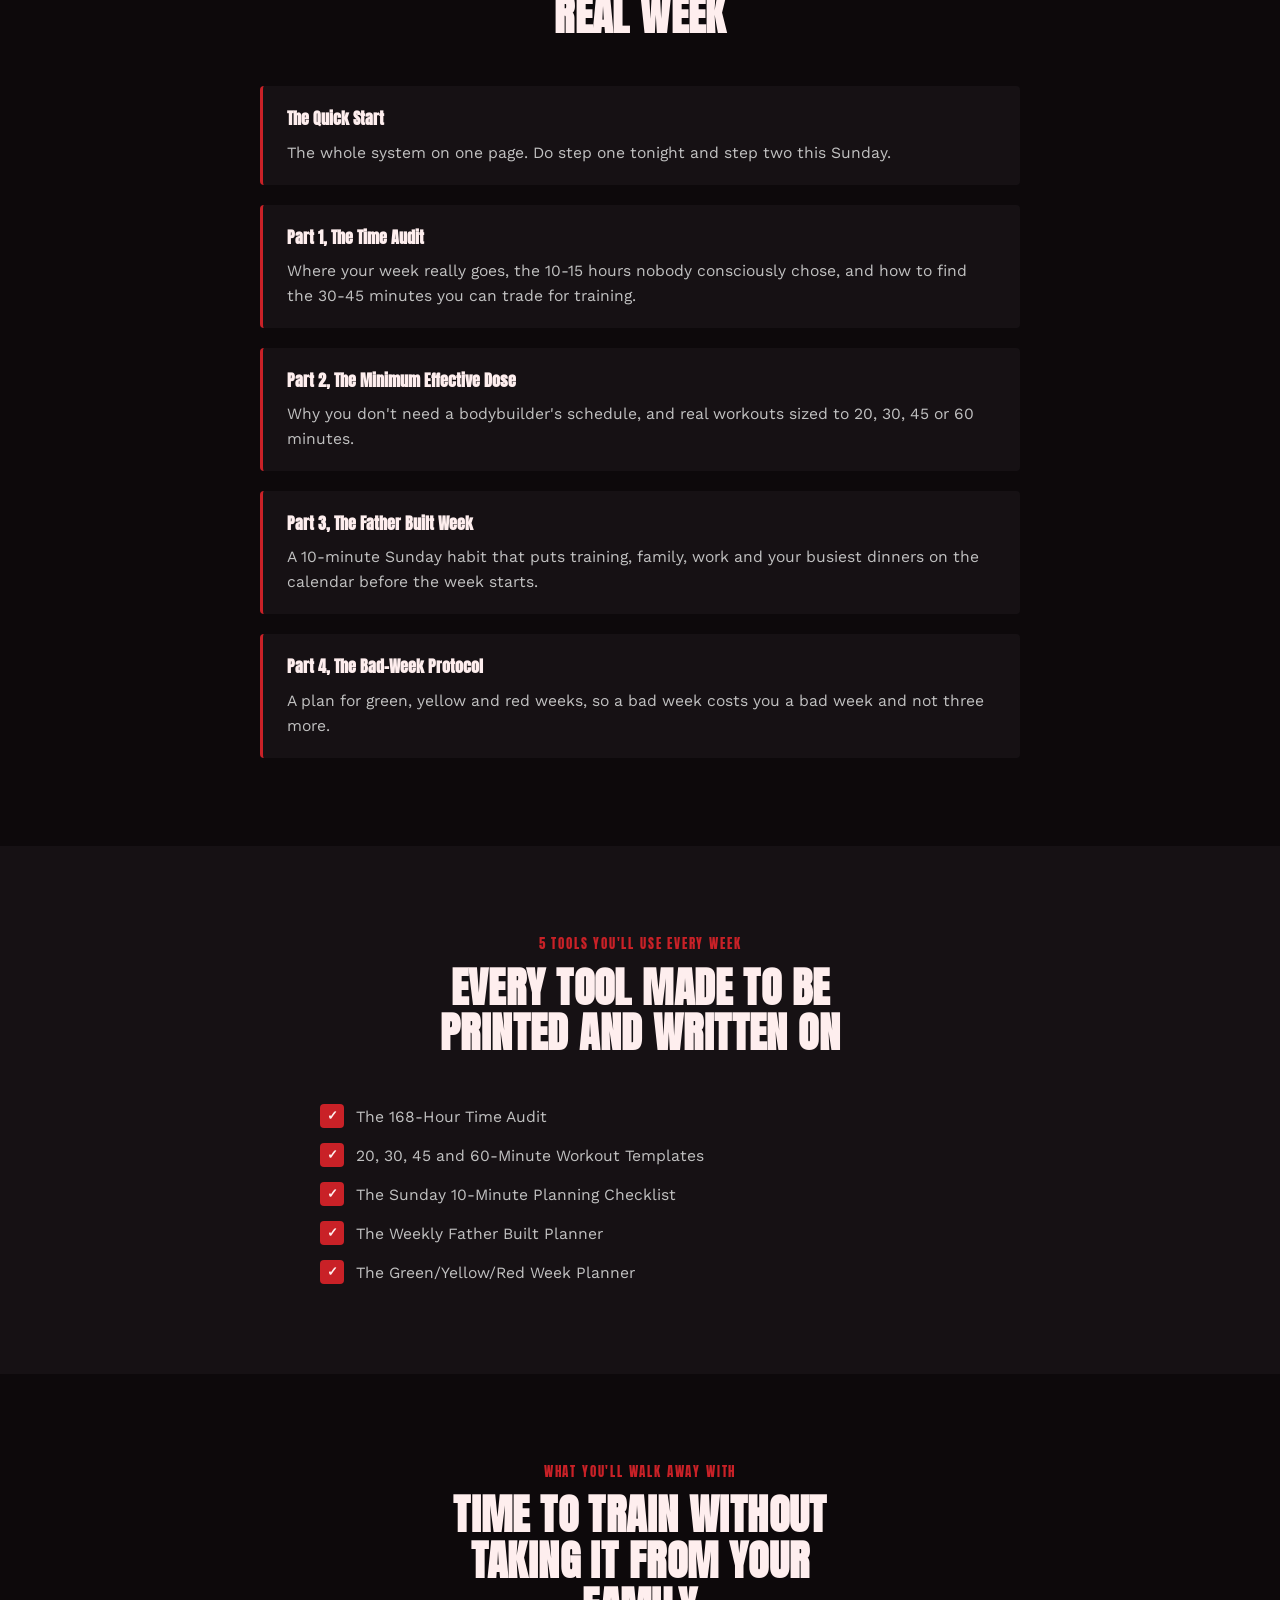
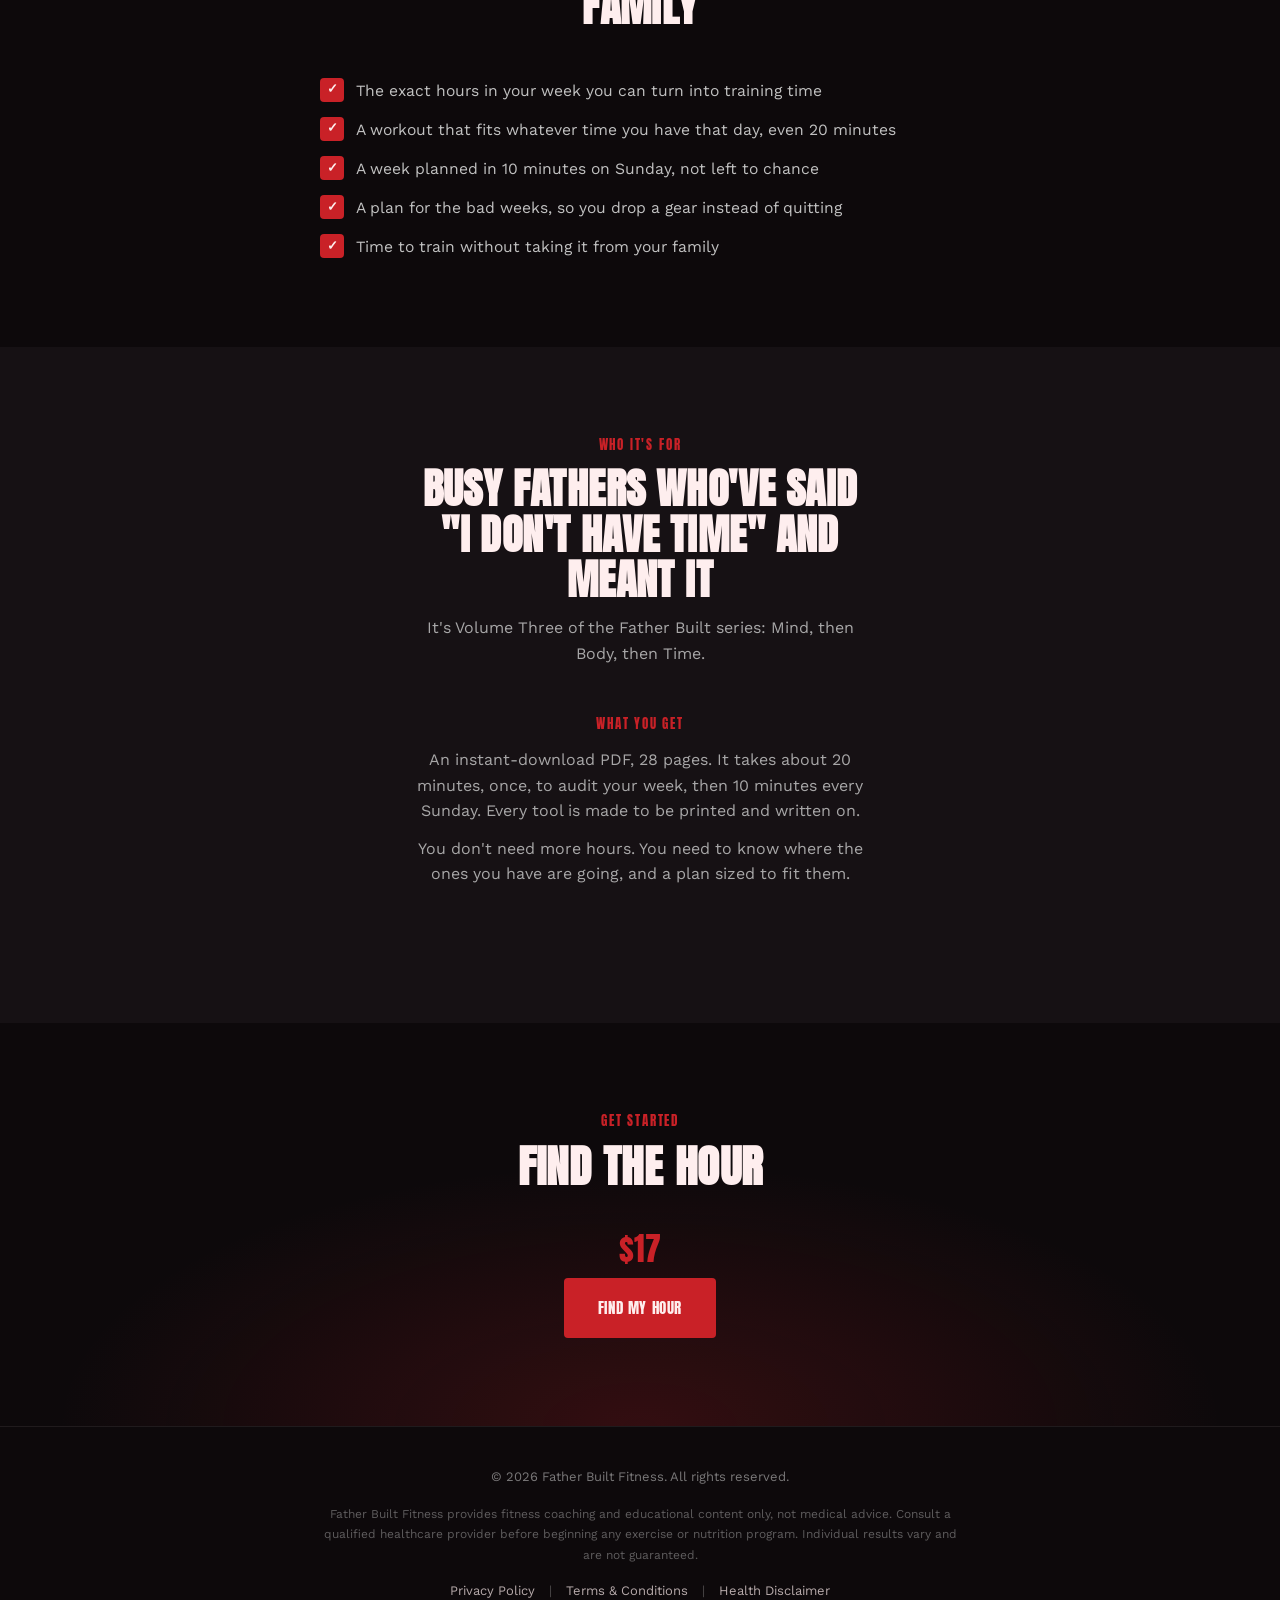
<file: offers/find-the-hour/index.html>
<!DOCTYPE html>
<html lang="en">
<head>
<meta charset="UTF-8">
<meta name="viewport" content="width=device-width, initial-scale=1.0">
<title>Find The Hour | Father Built Fitness</title>
<meta name="description" content="The 168-hour audit that finds three 30-minute training slots in the week you swear you don't have, without taking the time from your family.">
<link rel="preconnect" href="https://fonts.googleapis.com">
<link rel="preconnect" href="https://fonts.gstatic.com" crossorigin>
<link href="https://fonts.googleapis.com/css2?family=Anton&family=Work+Sans:wght@400;500;600;700&display=swap" rel="stylesheet">
<link rel="stylesheet" href="../../css/styles.css?v=21">
</head>
<body>

<header class="offer-header">
  <div class="offer-logo">
    <img src="../../images/logo-shield.png?v=2" alt="Father Built Fitness">
  </div>
</header>

<main>

  <!-- Hero -->
  <section class="section-black">
    <div class="container">
      <div class="about-grid">
        <div class="about-photo about-photo--floating reveal">
          <img src="../../images/product-find-the-hour.png" alt="Find The Hour, Volume Three of the Father Built series" loading="lazy">
        </div>
        <div class="about-copy reveal">
          <span class="eyebrow">Volume Three &middot; The Father Built Series</span>
          <h1>Find The Hour</h1>
          <p>
            "I don't have time" is the most honest excuse a father can give. It's also the most fixable one.
          </p>
          <p>
            Every fitness plan you've tried was built for someone with a spare 90 minutes a day and nobody depending on them. This one is built for you.
          </p>
          <div class="product-price">$17</div>
          <div class="btn-row">
            <a href="https://v2.stan.store/FatherBuiltFitness/p/the-father-built-time-system?lang=en" class="btn btn-primary" target="_blank" rel="noopener">Find My Hour</a>
          </div>
          <p class="hero-cta-note">Instant download. 28 pages.</p>
        </div>
      </div>
    </div>
  </section>

  <!-- The Problem -->
  <section class="section-soft">
    <div class="container">
      <div class="section-head reveal">
        <span class="eyebrow">Why You Never Find The Time</span>
        <h2>No 4am Alarm. No "Just Want It More."</h2>
        <p class="section-subhead">
          You're not lazy. You have a job, a commute, kids who need rides and homework help, and someone to just be present with them, and the same 24 hours everyone else gets. Find the Hour is a 28-page guide that shows you where your 168 hours actually go, hands you workouts that fit the time you really have, and gives you a 10-minute Sunday plan so the week stops deciding for you.
        </p>
      </div>
    </div>
  </section>

  <!-- What's Inside -->
  <section class="section-black">
    <div class="container">
      <div class="section-head reveal">
        <span class="eyebrow">What's Inside</span>
        <h2>A 28-Page Guide to Your Real Week</h2>
      </div>
      <ul class="objections-list">
        <li class="reveal">
          <strong>The Quick Start</strong>
          The whole system on one page. Do step one tonight and step two this Sunday.
        </li>
        <li class="reveal">
          <strong>Part 1, The Time Audit</strong>
          Where your week really goes, the 10-15 hours nobody consciously chose, and how to find the 30-45 minutes you can trade for training.
        </li>
        <li class="reveal">
          <strong>Part 2, The Minimum Effective Dose</strong>
          Why you don't need a bodybuilder's schedule, and real workouts sized to 20, 30, 45 or 60 minutes.
        </li>
        <li class="reveal">
          <strong>Part 3, The Father Built Week</strong>
          A 10-minute Sunday habit that puts training, family, work and your busiest dinners on the calendar before the week starts.
        </li>
        <li class="reveal">
          <strong>Part 4, The Bad-Week Protocol</strong>
          A plan for green, yellow and red weeks, so a bad week costs you a bad week and not three more.
        </li>
      </ul>
    </div>
  </section>

  <!-- Tools -->
  <section class="section-soft">
    <div class="container">
      <div class="section-head reveal">
        <span class="eyebrow">5 Tools You'll Use Every Week</span>
        <h2>Every Tool Made to Be Printed and Written On</h2>
      </div>
      <ul class="checklist">
        <li class="reveal">The 168-Hour Time Audit</li>
        <li class="reveal">20, 30, 45 and 60-Minute Workout Templates</li>
        <li class="reveal">The Sunday 10-Minute Planning Checklist</li>
        <li class="reveal">The Weekly Father Built Planner</li>
        <li class="reveal">The Green/Yellow/Red Week Planner</li>
      </ul>
    </div>
  </section>

  <!-- Walk Away With -->
  <section class="section-black">
    <div class="container">
      <div class="section-head reveal">
        <span class="eyebrow">What You'll Walk Away With</span>
        <h2>Time to Train Without Taking It From Your Family</h2>
      </div>
      <ul class="checklist">
        <li class="reveal">The exact hours in your week you can turn into training time</li>
        <li class="reveal">A workout that fits whatever time you have that day, even 20 minutes</li>
        <li class="reveal">A week planned in 10 minutes on Sunday, not left to chance</li>
        <li class="reveal">A plan for the bad weeks, so you drop a gear instead of quitting</li>
        <li class="reveal">Time to train without taking it from your family</li>
      </ul>
    </div>
  </section>

  <!-- Who It's For / What You Get -->
  <section class="section-soft">
    <div class="container">
      <div class="section-head reveal">
        <span class="eyebrow">Who It's For</span>
        <h2>Busy Fathers Who've Said "I Don't Have Time" and Meant It</h2>
        <p class="section-subhead">
          It's Volume Three of the Father Built series: Mind, then Body, then Time.
        </p>
      </div>
      <div class="section-head reveal">
        <span class="eyebrow">What You Get</span>
        <p class="section-subhead">
          An instant-download PDF, 28 pages. It takes about 20 minutes, once, to audit your week, then 10 minutes every Sunday. Every tool is made to be printed and written on.
        </p>
        <p class="section-subhead">
          You don't need more hours. You need to know where the ones you have are going, and a plan sized to fit them.
        </p>
      </div>
    </div>
  </section>

  <!-- Final CTA -->
  <section class="final-cta">
    <div class="container">
      <span class="eyebrow">Get Started</span>
      <h2>Find The Hour</h2>
      <div class="product-price">$17</div>
      <div class="btn-row">
        <a href="https://v2.stan.store/FatherBuiltFitness/p/the-father-built-time-system?lang=en" class="btn btn-primary" target="_blank" rel="noopener">Find My Hour</a>
      </div>
    </div>
  </section>

</main>

<footer class="site-footer">
  <div class="container">
    <p class="footer-copyright">&copy; 2026 Father Built Fitness. All rights reserved.</p>
    <p class="footer-legal-note">
      Father Built Fitness provides fitness coaching and educational content only, not medical advice. Consult a qualified healthcare provider before beginning any exercise or nutrition program. Individual results vary and are not guaranteed.
    </p>
    <p class="footer-legal-links">
      <a href="../../privacy.html">Privacy Policy</a>
      <span aria-hidden="true">|</span>
      <a href="../../terms.html">Terms &amp; Conditions</a>
      <span aria-hidden="true">|</span>
      <a href="../../disclaimer.html">Health Disclaimer</a>
    </p>
  </div>
</footer>

<button class="back-to-top" id="back-to-top" aria-label="Back to top" type="button">
  <svg width="20" height="20" viewBox="0 0 24 24" fill="none" stroke="currentColor" stroke-width="2.2" stroke-linecap="round" stroke-linejoin="round">
    <line x1="12" y1="19" x2="12" y2="5"></line>
    <polyline points="6 11 12 5 18 11"></polyline>
  </svg>
</button>

<script src="../../js/main.js?v=1"></script>
</body>
</html>
</file>
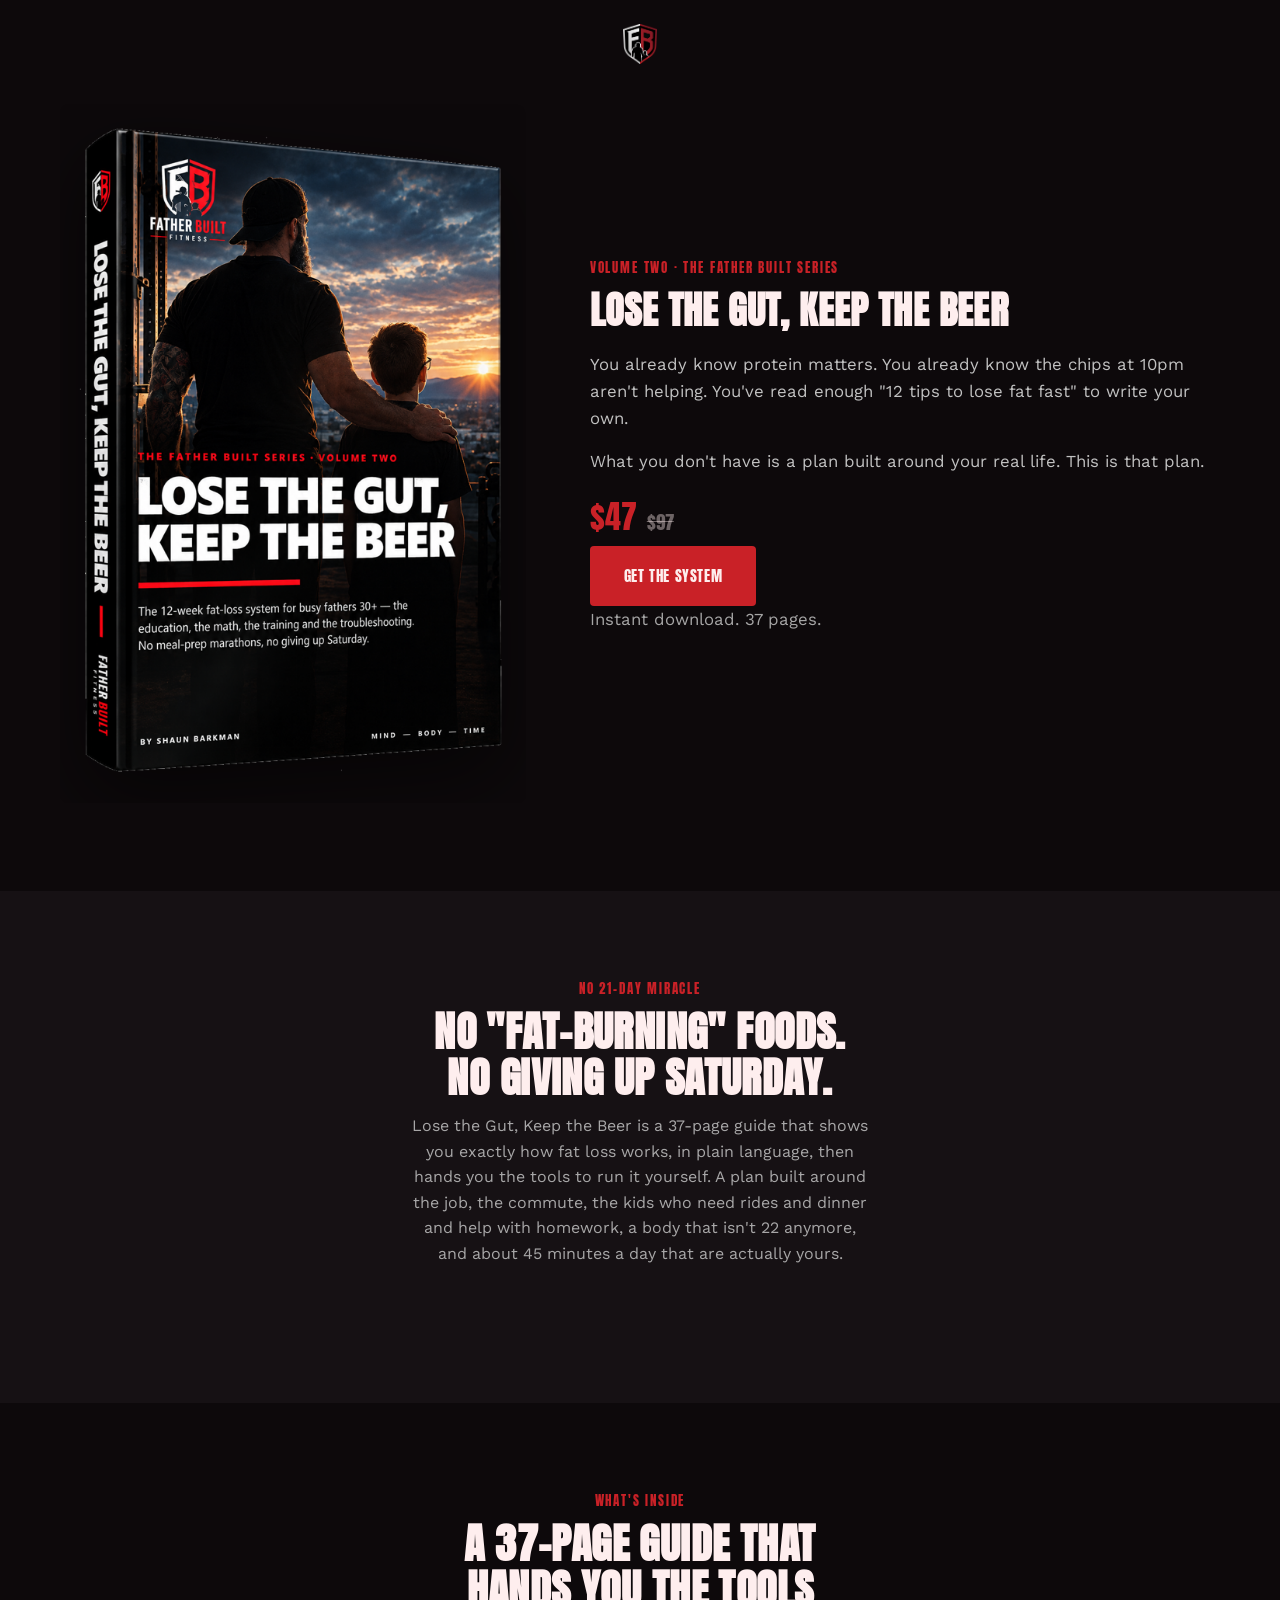
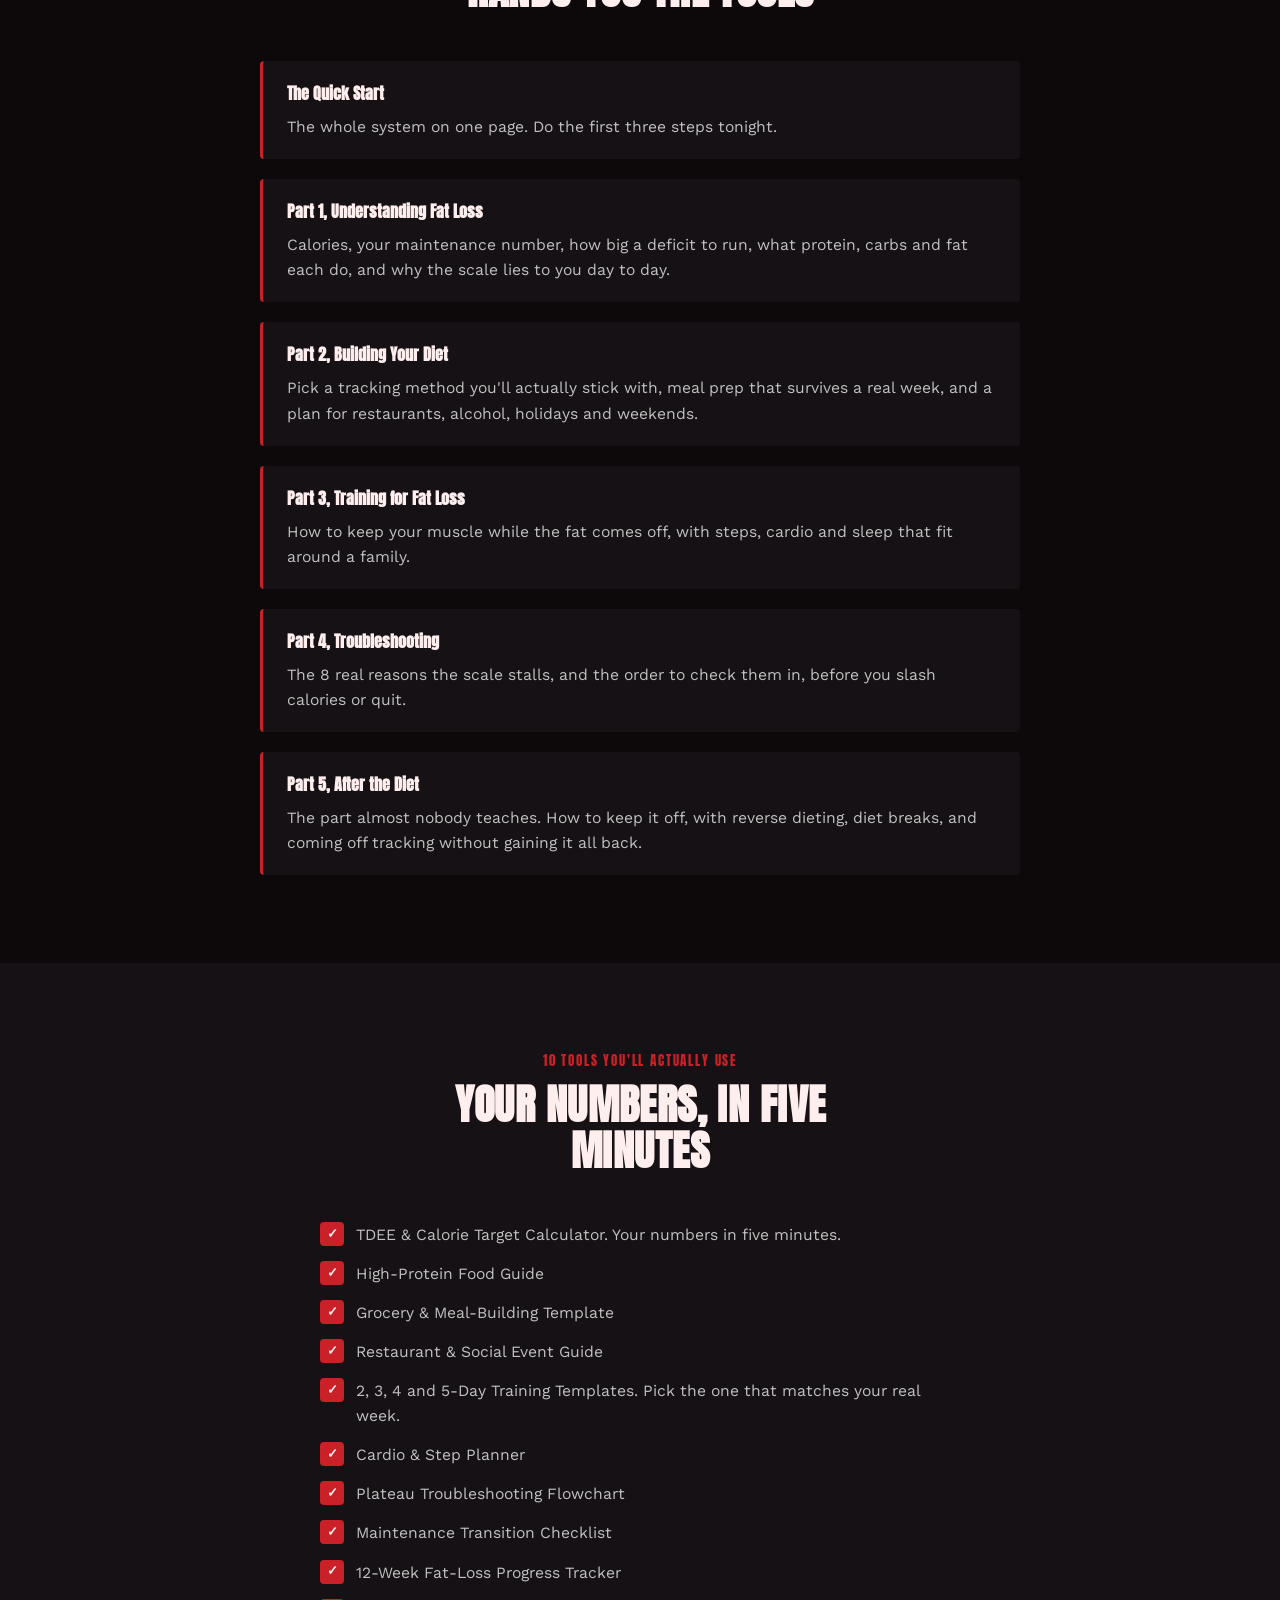
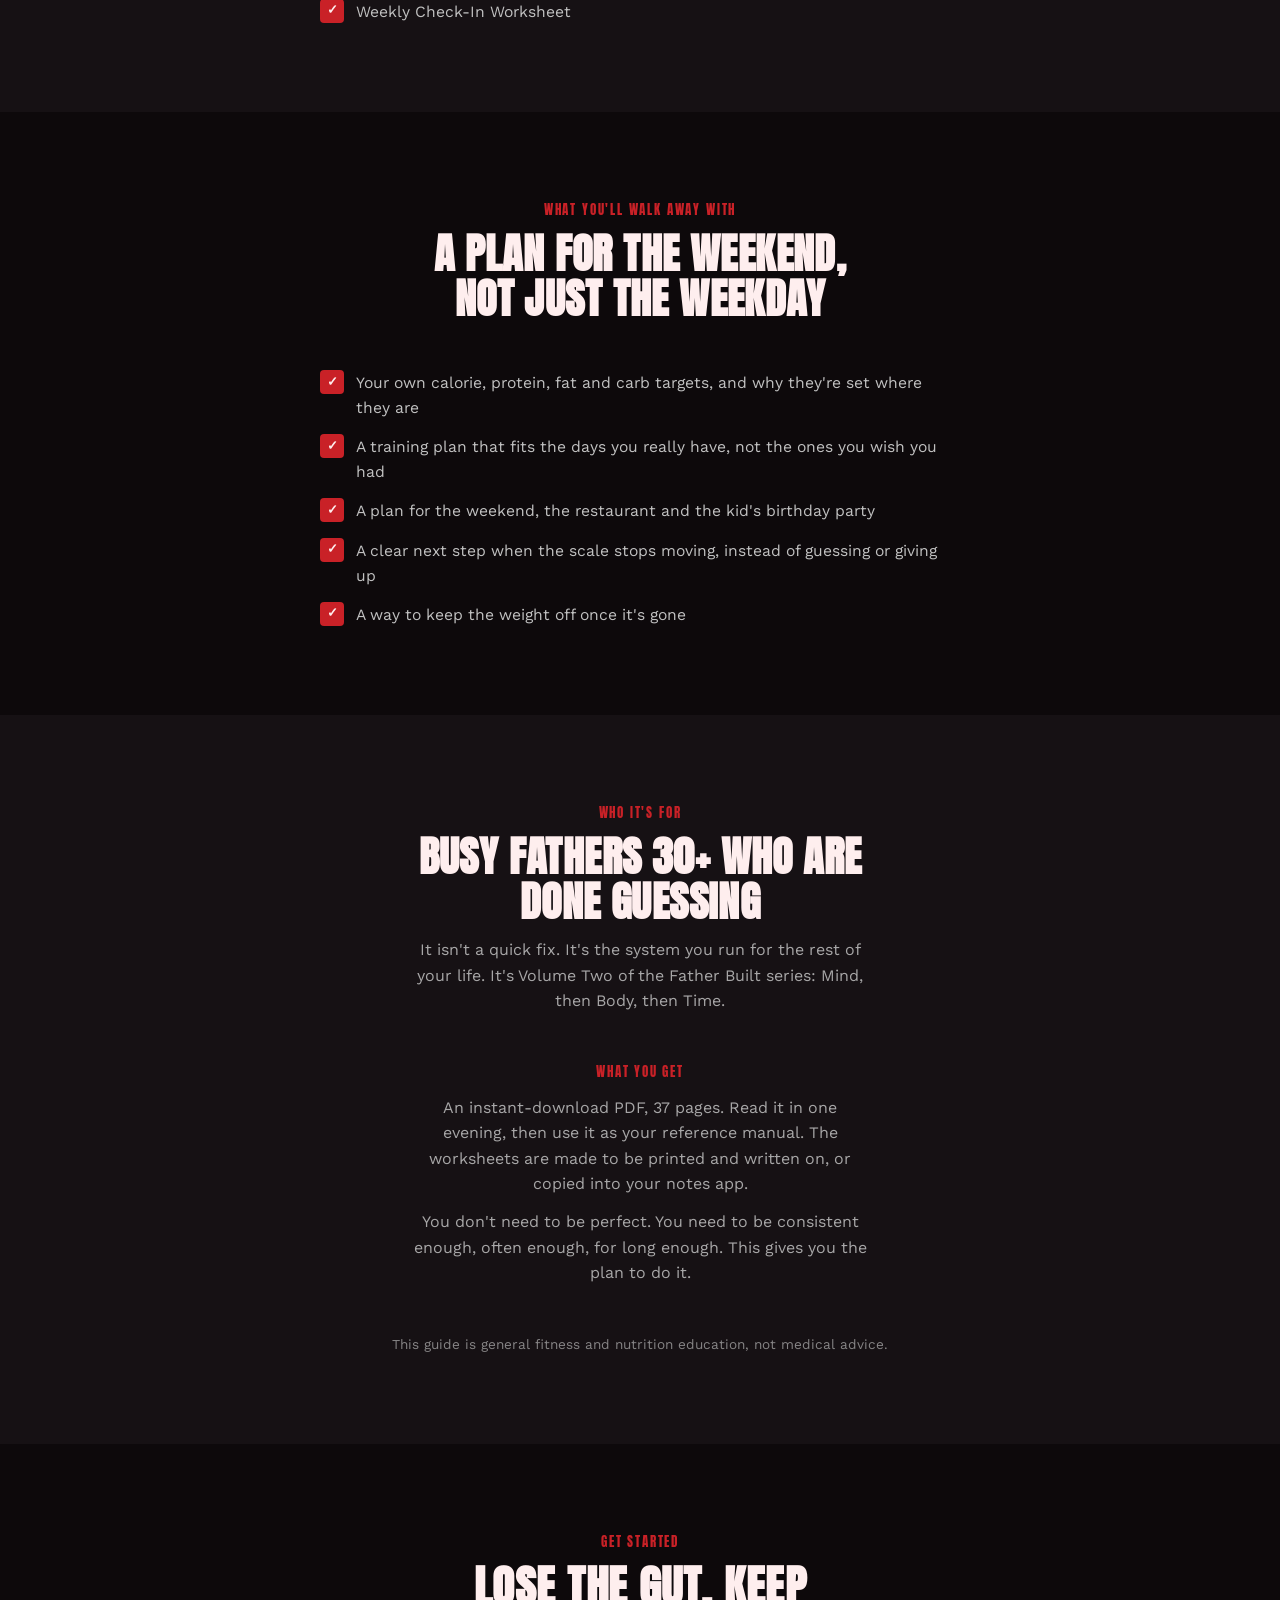
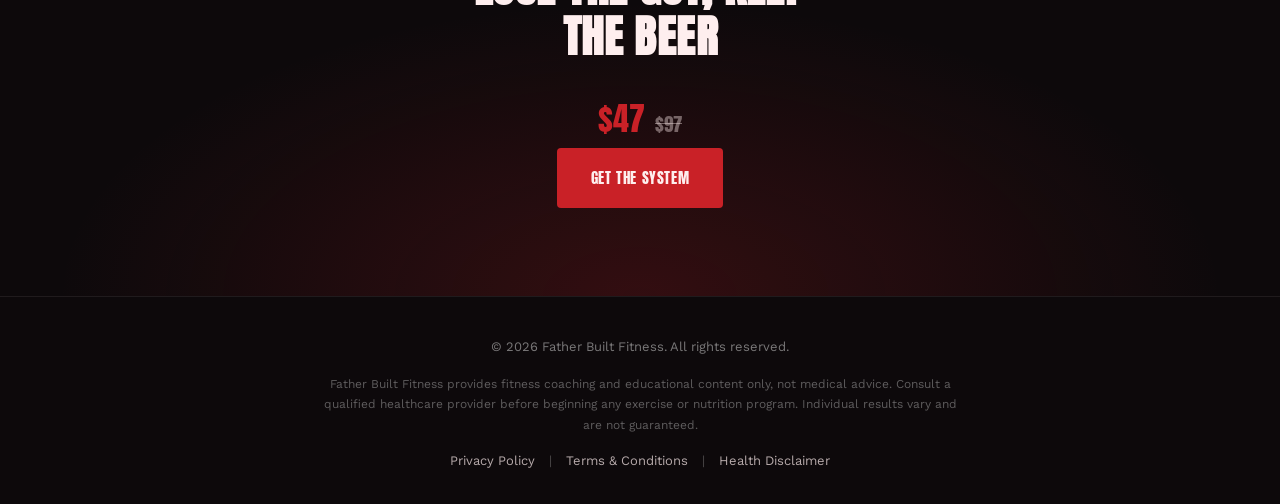
<file: offers/lose-the-gut/index.html>
<!DOCTYPE html>
<html lang="en">
<head>
<meta charset="UTF-8">
<meta name="viewport" content="width=device-width, initial-scale=1.0">
<title>Lose The Gut, Keep The Beer | Father Built Fitness</title>
<meta name="description" content="The 12-week fat-loss system for busy fathers 30+. No meal-prep marathons, no giving up Saturday.">
<link rel="preconnect" href="https://fonts.googleapis.com">
<link rel="preconnect" href="https://fonts.gstatic.com" crossorigin>
<link href="https://fonts.googleapis.com/css2?family=Anton&family=Work+Sans:wght@400;500;600;700&display=swap" rel="stylesheet">
<link rel="stylesheet" href="../../css/styles.css?v=21">
</head>
<body>

<header class="offer-header">
  <div class="offer-logo">
    <img src="../../images/logo-shield.png?v=2" alt="Father Built Fitness">
  </div>
</header>

<main>

  <!-- Hero -->
  <section class="section-black">
    <div class="container">
      <div class="about-grid">
        <div class="about-photo about-photo--floating reveal">
          <img src="../../images/product-lose-the-gut.png" alt="Lose The Gut, Keep The Beer, Volume Two of the Father Built series" loading="lazy">
        </div>
        <div class="about-copy reveal">
          <span class="eyebrow">Volume Two &middot; The Father Built Series</span>
          <h1>Lose The Gut, Keep The Beer</h1>
          <p>
            You already know protein matters. You already know the chips at 10pm aren't helping. You've read enough "12 tips to lose fat fast" to write your own.
          </p>
          <p>
            What you don't have is a plan built around your real life. This is that plan.
          </p>
          <div class="product-price">$47<span class="was-price">$97</span></div>
          <div class="btn-row">
            <a href="https://v2.stan.store/FatherBuiltFitness/p/the-father-built-fat-loss-blueprint?lang=en" class="btn btn-primary" target="_blank" rel="noopener">Get The System</a>
          </div>
          <p class="hero-cta-note">Instant download. 37 pages.</p>
        </div>
      </div>
    </div>
  </section>

  <!-- The Problem -->
  <section class="section-soft">
    <div class="container">
      <div class="section-head reveal">
        <span class="eyebrow">No 21-Day Miracle</span>
        <h2>No "Fat-Burning" Foods. No Giving Up Saturday.</h2>
        <p class="section-subhead">
          Lose the Gut, Keep the Beer is a 37-page guide that shows you exactly how fat loss works, in plain language, then hands you the tools to run it yourself. A plan built around the job, the commute, the kids who need rides and dinner and help with homework, a body that isn't 22 anymore, and about 45 minutes a day that are actually yours.
        </p>
      </div>
    </div>
  </section>

  <!-- What's Inside -->
  <section class="section-black">
    <div class="container">
      <div class="section-head reveal">
        <span class="eyebrow">What's Inside</span>
        <h2>A 37-Page Guide That Hands You the Tools</h2>
      </div>
      <ul class="objections-list">
        <li class="reveal">
          <strong>The Quick Start</strong>
          The whole system on one page. Do the first three steps tonight.
        </li>
        <li class="reveal">
          <strong>Part 1, Understanding Fat Loss</strong>
          Calories, your maintenance number, how big a deficit to run, what protein, carbs and fat each do, and why the scale lies to you day to day.
        </li>
        <li class="reveal">
          <strong>Part 2, Building Your Diet</strong>
          Pick a tracking method you'll actually stick with, meal prep that survives a real week, and a plan for restaurants, alcohol, holidays and weekends.
        </li>
        <li class="reveal">
          <strong>Part 3, Training for Fat Loss</strong>
          How to keep your muscle while the fat comes off, with steps, cardio and sleep that fit around a family.
        </li>
        <li class="reveal">
          <strong>Part 4, Troubleshooting</strong>
          The 8 real reasons the scale stalls, and the order to check them in, before you slash calories or quit.
        </li>
        <li class="reveal">
          <strong>Part 5, After the Diet</strong>
          The part almost nobody teaches. How to keep it off, with reverse dieting, diet breaks, and coming off tracking without gaining it all back.
        </li>
      </ul>
    </div>
  </section>

  <!-- Tools -->
  <section class="section-soft">
    <div class="container">
      <div class="section-head reveal">
        <span class="eyebrow">10 Tools You'll Actually Use</span>
        <h2>Your Numbers, In Five Minutes</h2>
      </div>
      <ul class="checklist">
        <li class="reveal">TDEE &amp; Calorie Target Calculator. Your numbers in five minutes.</li>
        <li class="reveal">High-Protein Food Guide</li>
        <li class="reveal">Grocery &amp; Meal-Building Template</li>
        <li class="reveal">Restaurant &amp; Social Event Guide</li>
        <li class="reveal">2, 3, 4 and 5-Day Training Templates. Pick the one that matches your real week.</li>
        <li class="reveal">Cardio &amp; Step Planner</li>
        <li class="reveal">Plateau Troubleshooting Flowchart</li>
        <li class="reveal">Maintenance Transition Checklist</li>
        <li class="reveal">12-Week Fat-Loss Progress Tracker</li>
        <li class="reveal">Weekly Check-In Worksheet</li>
      </ul>
    </div>
  </section>

  <!-- Walk Away With -->
  <section class="section-black">
    <div class="container">
      <div class="section-head reveal">
        <span class="eyebrow">What You'll Walk Away With</span>
        <h2>A Plan For the Weekend, Not Just the Weekday</h2>
      </div>
      <ul class="checklist">
        <li class="reveal">Your own calorie, protein, fat and carb targets, and why they're set where they are</li>
        <li class="reveal">A training plan that fits the days you really have, not the ones you wish you had</li>
        <li class="reveal">A plan for the weekend, the restaurant and the kid's birthday party</li>
        <li class="reveal">A clear next step when the scale stops moving, instead of guessing or giving up</li>
        <li class="reveal">A way to keep the weight off once it's gone</li>
      </ul>
    </div>
  </section>

  <!-- Who It's For / What You Get -->
  <section class="section-soft">
    <div class="container">
      <div class="section-head reveal">
        <span class="eyebrow">Who It's For</span>
        <h2>Busy Fathers 30+ Who Are Done Guessing</h2>
        <p class="section-subhead">
          It isn't a quick fix. It's the system you run for the rest of your life. It's Volume Two of the Father Built series: Mind, then Body, then Time.
        </p>
      </div>
      <div class="section-head reveal">
        <span class="eyebrow">What You Get</span>
        <p class="section-subhead">
          An instant-download PDF, 37 pages. Read it in one evening, then use it as your reference manual. The worksheets are made to be printed and written on, or copied into your notes app.
        </p>
        <p class="section-subhead">
          You don't need to be perfect. You need to be consistent enough, often enough, for long enough. This gives you the plan to do it.
        </p>
      </div>
      <p class="product-disclaimer">
        This guide is general fitness and nutrition education, not medical advice.
      </p>
    </div>
  </section>

  <!-- Final CTA -->
  <section class="final-cta">
    <div class="container">
      <span class="eyebrow">Get Started</span>
      <h2>Lose The Gut, Keep The Beer</h2>
      <div class="product-price">$47<span class="was-price">$97</span></div>
      <div class="btn-row">
        <a href="https://v2.stan.store/FatherBuiltFitness/p/the-father-built-fat-loss-blueprint?lang=en" class="btn btn-primary" target="_blank" rel="noopener">Get The System</a>
      </div>
    </div>
  </section>

</main>

<footer class="site-footer">
  <div class="container">
    <p class="footer-copyright">&copy; 2026 Father Built Fitness. All rights reserved.</p>
    <p class="footer-legal-note">
      Father Built Fitness provides fitness coaching and educational content only, not medical advice. Consult a qualified healthcare provider before beginning any exercise or nutrition program. Individual results vary and are not guaranteed.
    </p>
    <p class="footer-legal-links">
      <a href="../../privacy.html">Privacy Policy</a>
      <span aria-hidden="true">|</span>
      <a href="../../terms.html">Terms &amp; Conditions</a>
      <span aria-hidden="true">|</span>
      <a href="../../disclaimer.html">Health Disclaimer</a>
    </p>
  </div>
</footer>

<button class="back-to-top" id="back-to-top" aria-label="Back to top" type="button">
  <svg width="20" height="20" viewBox="0 0 24 24" fill="none" stroke="currentColor" stroke-width="2.2" stroke-linecap="round" stroke-linejoin="round">
    <line x1="12" y1="19" x2="12" y2="5"></line>
    <polyline points="6 11 12 5 18 11"></polyline>
  </svg>
</button>

<script src="../../js/main.js?v=1"></script>
</body>
</html>
</file>
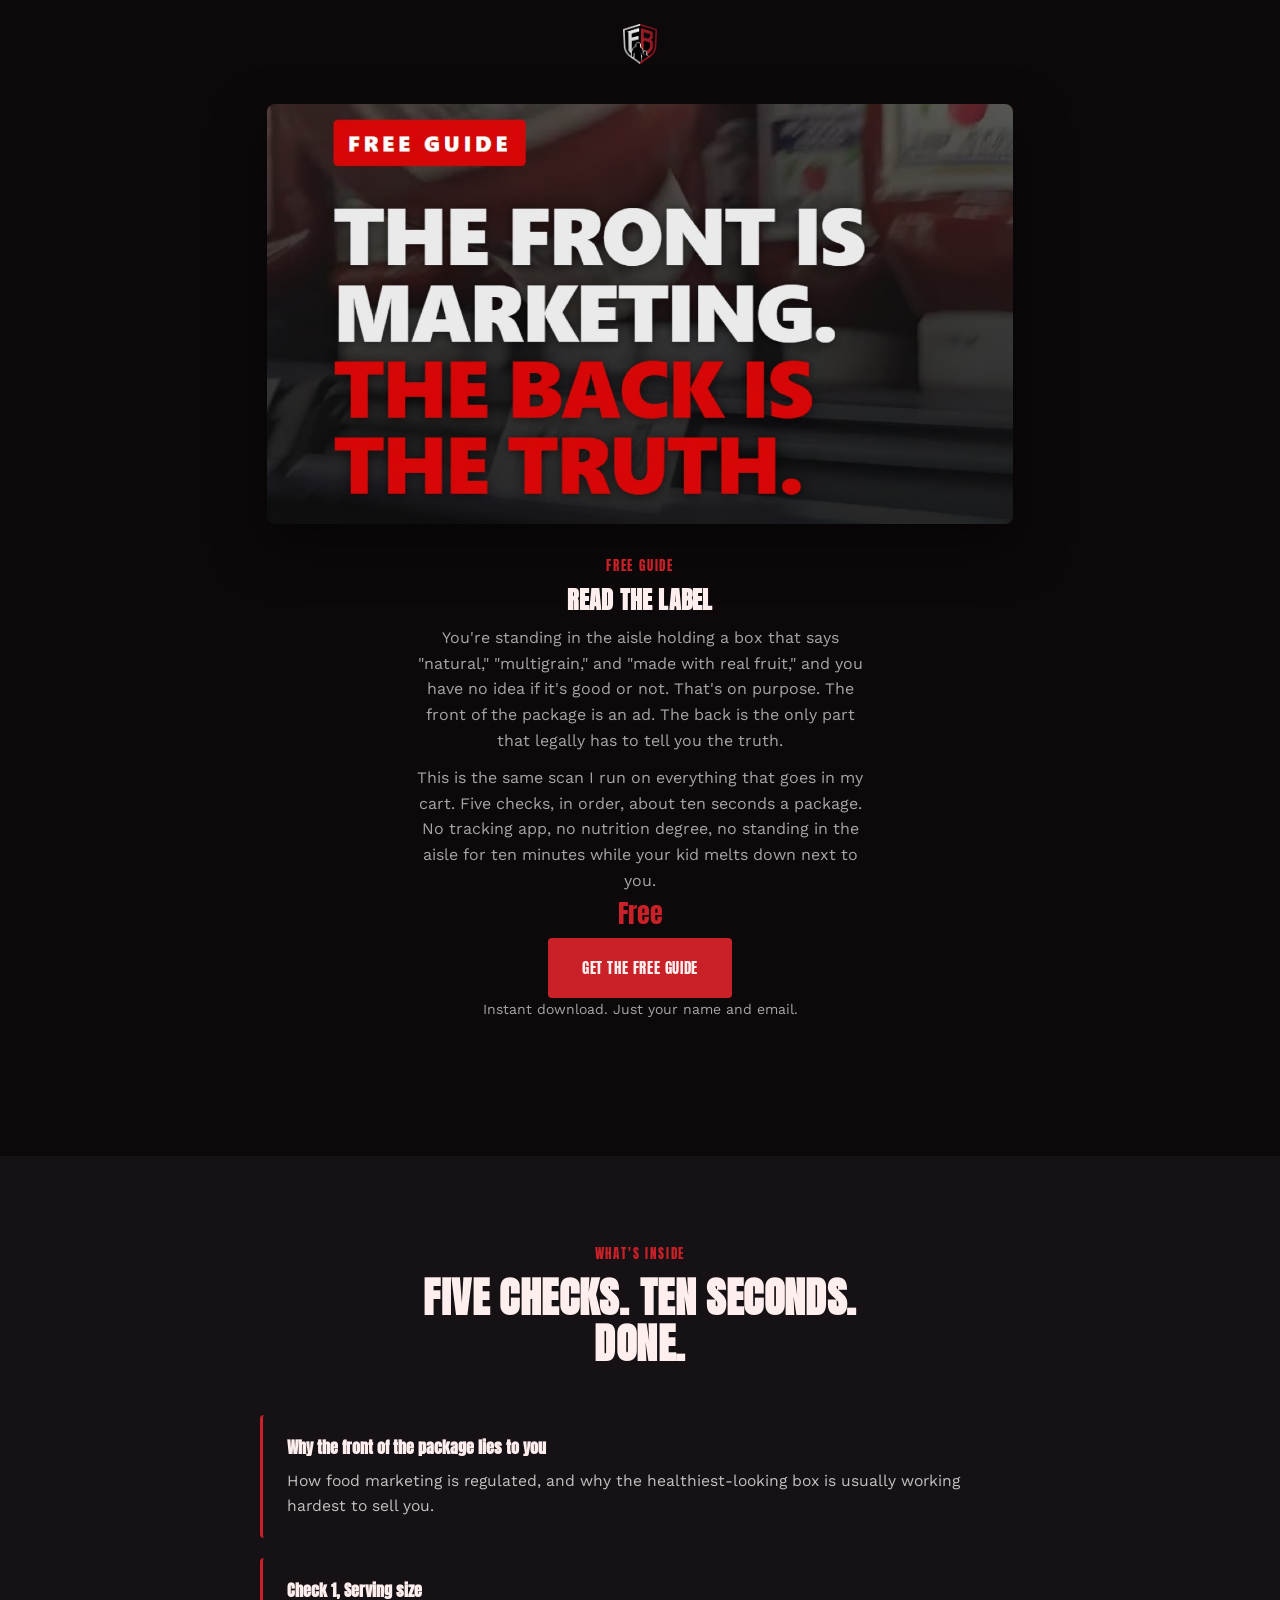
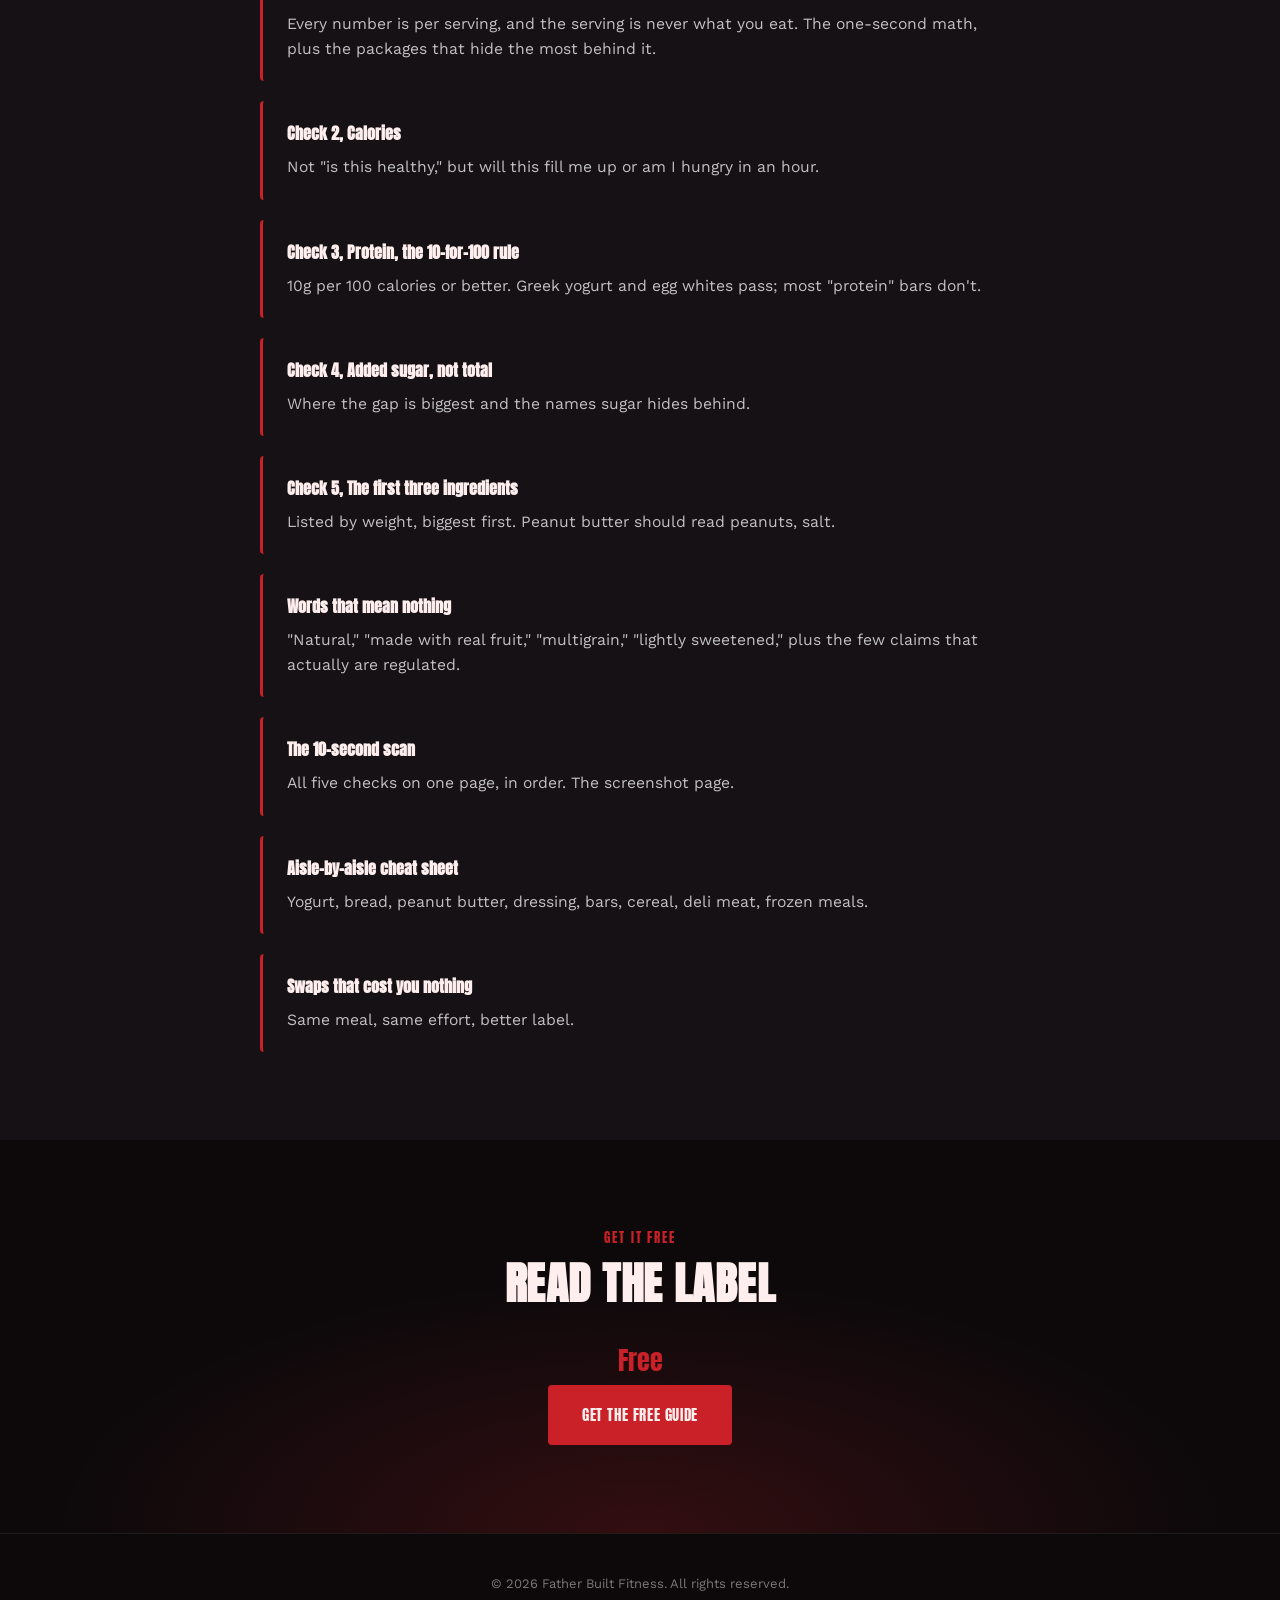
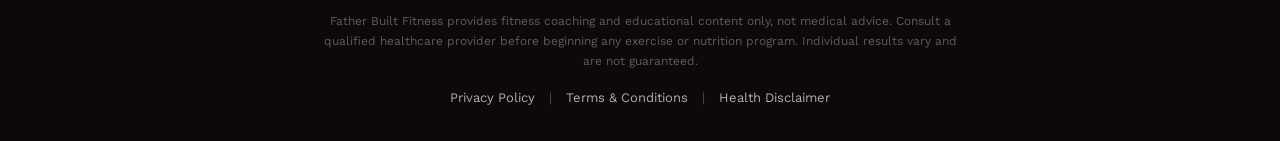
<file: offers/read-the-label/index.html>
<!DOCTYPE html>
<html lang="en">
<head>
<meta charset="UTF-8">
<meta name="viewport" content="width=device-width, initial-scale=1.0">
<title>Read The Label | Father Built Fitness</title>
<meta name="description" content="Free guide: the front of the package is marketing, the back is the truth. 5 checks, 10 seconds, no nutrition degree required.">
<link rel="preconnect" href="https://fonts.googleapis.com">
<link rel="preconnect" href="https://fonts.gstatic.com" crossorigin>
<link href="https://fonts.googleapis.com/css2?family=Anton&family=Work+Sans:wght@400;500;600;700&display=swap" rel="stylesheet">
<link rel="stylesheet" href="../../css/styles.css?v=21">
</head>
<body>

<header class="offer-header">
  <div class="offer-logo">
    <img src="../../images/logo-shield.png?v=2" alt="Father Built Fitness">
  </div>
</header>

<main>

  <!-- Hero -->
  <section class="section-black">
    <div class="container">
      <img src="../../images/cover-read-the-label.jpg" alt="Read The Label, a free guide by Father Built Fitness" class="hero-banner-img" loading="lazy">
      <div class="section-head reveal">
        <span class="eyebrow">Free Guide</span>
        <h1>Read The Label</h1>
        <p class="section-subhead">
          You're standing in the aisle holding a box that says "natural," "multigrain," and "made with real fruit," and you have no idea if it's good or not. That's on purpose. The front of the package is an ad. The back is the only part that legally has to tell you the truth.
        </p>
        <p class="section-subhead">
          This is the same scan I run on everything that goes in my cart. Five checks, in order, about ten seconds a package. No tracking app, no nutrition degree, no standing in the aisle for ten minutes while your kid melts down next to you.
        </p>
        <div class="product-free-tag">Free</div>
        <div class="btn-row">
          <a href="https://v2.stan.store/FatherBuiltFitness/p/read-the-label-wi86hgtm?lang=en" class="btn btn-primary" target="_blank" rel="noopener">Get The Free Guide</a>
        </div>
        <p class="hero-cta-note">Instant download. Just your name and email.</p>
      </div>
    </div>
  </section>

  <!-- What's Inside -->
  <section class="section-soft">
    <div class="container">
      <div class="section-head reveal">
        <span class="eyebrow">What's Inside</span>
        <h2>Five Checks. Ten Seconds. Done.</h2>
      </div>
      <ul class="objections-list">
        <li class="reveal">
          <strong>Why the front of the package lies to you</strong>
          How food marketing is regulated, and why the healthiest-looking box is usually working hardest to sell you.
        </li>
        <li class="reveal">
          <strong>Check 1, Serving size</strong>
          Every number is per serving, and the serving is never what you eat. The one-second math, plus the packages that hide the most behind it.
        </li>
        <li class="reveal">
          <strong>Check 2, Calories</strong>
          Not "is this healthy," but will this fill me up or am I hungry in an hour.
        </li>
        <li class="reveal">
          <strong>Check 3, Protein, the 10-for-100 rule</strong>
          10g per 100 calories or better. Greek yogurt and egg whites pass; most "protein" bars don't.
        </li>
        <li class="reveal">
          <strong>Check 4, Added sugar, not total</strong>
          Where the gap is biggest and the names sugar hides behind.
        </li>
        <li class="reveal">
          <strong>Check 5, The first three ingredients</strong>
          Listed by weight, biggest first. Peanut butter should read peanuts, salt.
        </li>
        <li class="reveal">
          <strong>Words that mean nothing</strong>
          "Natural," "made with real fruit," "multigrain," "lightly sweetened," plus the few claims that actually are regulated.
        </li>
        <li class="reveal">
          <strong>The 10-second scan</strong>
          All five checks on one page, in order. The screenshot page.
        </li>
        <li class="reveal">
          <strong>Aisle-by-aisle cheat sheet</strong>
          Yogurt, bread, peanut butter, dressing, bars, cereal, deli meat, frozen meals.
        </li>
        <li class="reveal">
          <strong>Swaps that cost you nothing</strong>
          Same meal, same effort, better label.
        </li>
      </ul>
    </div>
  </section>

  <!-- Final CTA -->
  <section class="final-cta">
    <div class="container">
      <span class="eyebrow">Get It Free</span>
      <h2>Read The Label</h2>
      <div class="product-free-tag">Free</div>
      <div class="btn-row">
        <a href="https://v2.stan.store/FatherBuiltFitness/p/read-the-label-wi86hgtm?lang=en" class="btn btn-primary" target="_blank" rel="noopener">Get The Free Guide</a>
      </div>
    </div>
  </section>

</main>

<footer class="site-footer">
  <div class="container">
    <p class="footer-copyright">&copy; 2026 Father Built Fitness. All rights reserved.</p>
    <p class="footer-legal-note">
      Father Built Fitness provides fitness coaching and educational content only, not medical advice. Consult a qualified healthcare provider before beginning any exercise or nutrition program. Individual results vary and are not guaranteed.
    </p>
    <p class="footer-legal-links">
      <a href="../../privacy.html">Privacy Policy</a>
      <span aria-hidden="true">|</span>
      <a href="../../terms.html">Terms &amp; Conditions</a>
      <span aria-hidden="true">|</span>
      <a href="../../disclaimer.html">Health Disclaimer</a>
    </p>
  </div>
</footer>

<button class="back-to-top" id="back-to-top" aria-label="Back to top" type="button">
  <svg width="20" height="20" viewBox="0 0 24 24" fill="none" stroke="currentColor" stroke-width="2.2" stroke-linecap="round" stroke-linejoin="round">
    <line x1="12" y1="19" x2="12" y2="5"></line>
    <polyline points="6 11 12 5 18 11"></polyline>
  </svg>
</button>

<script src="../../js/main.js?v=1"></script>
</body>
</html>
</file>
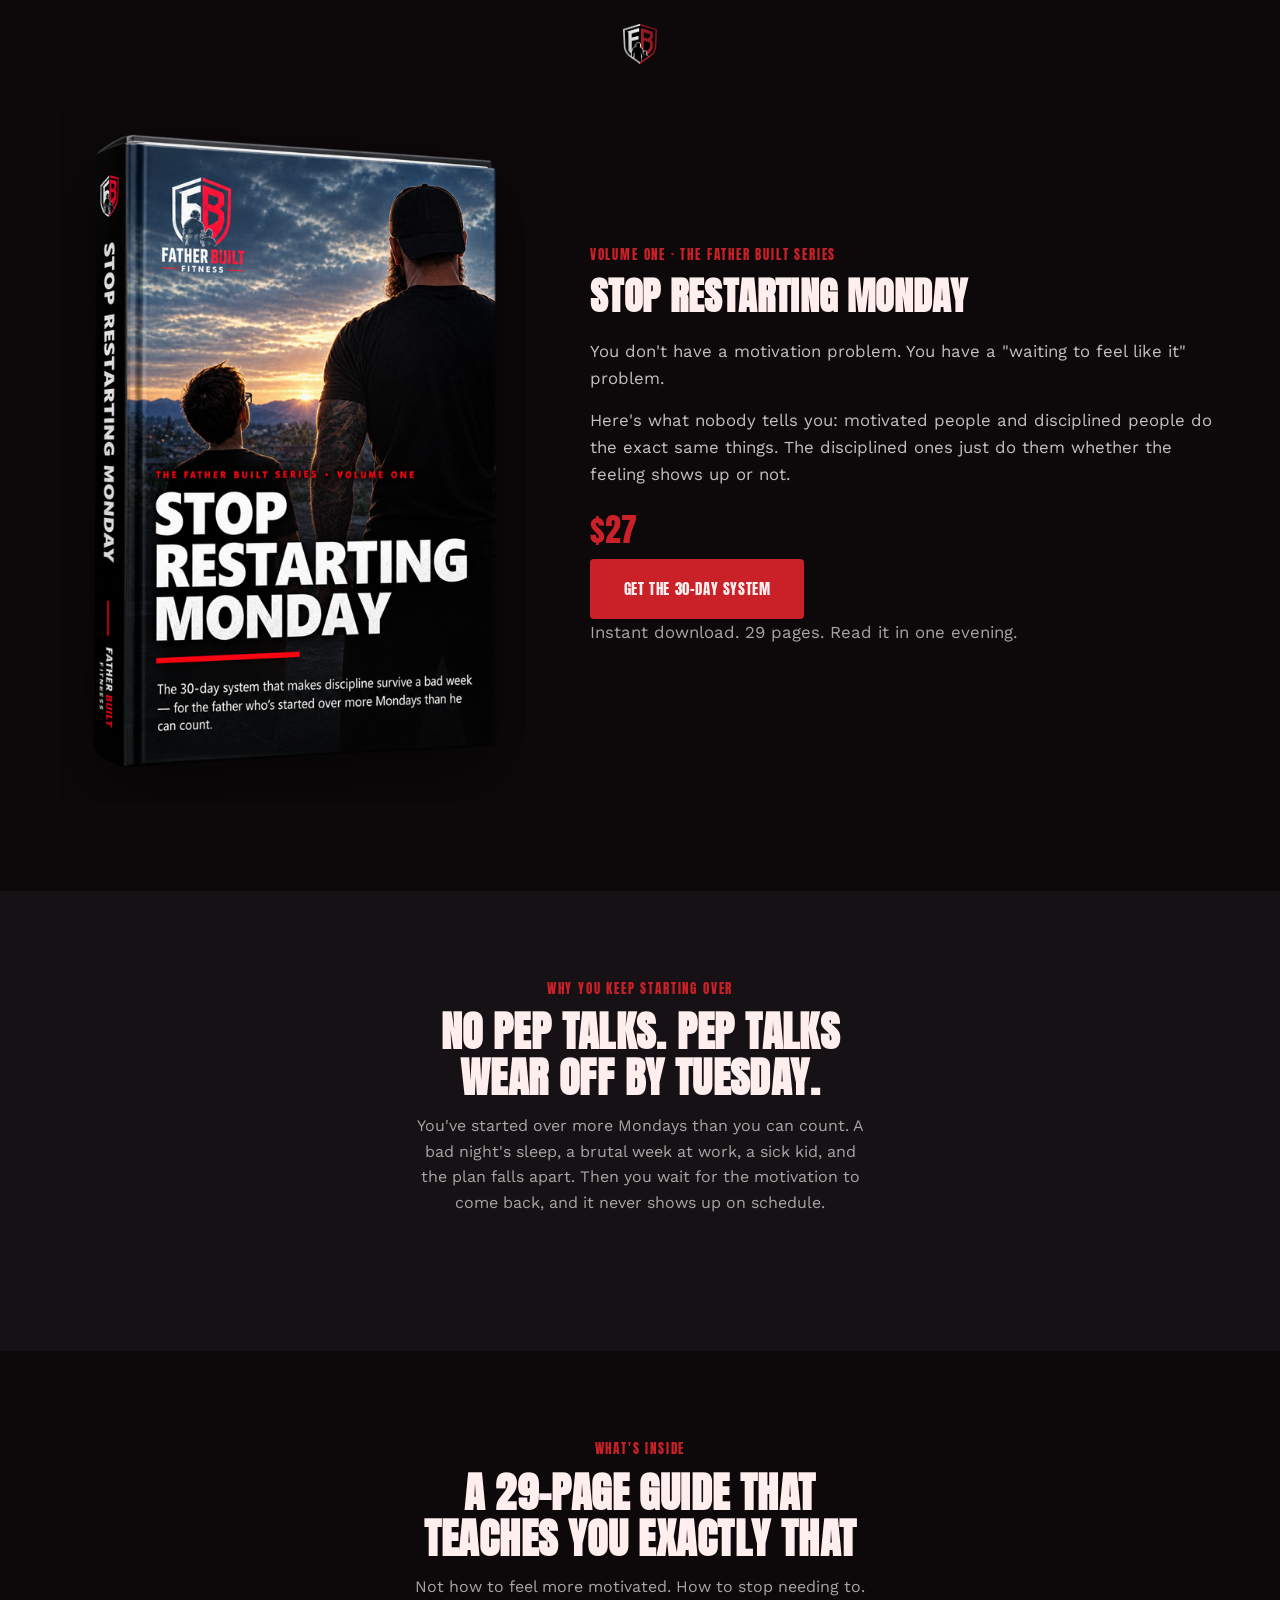
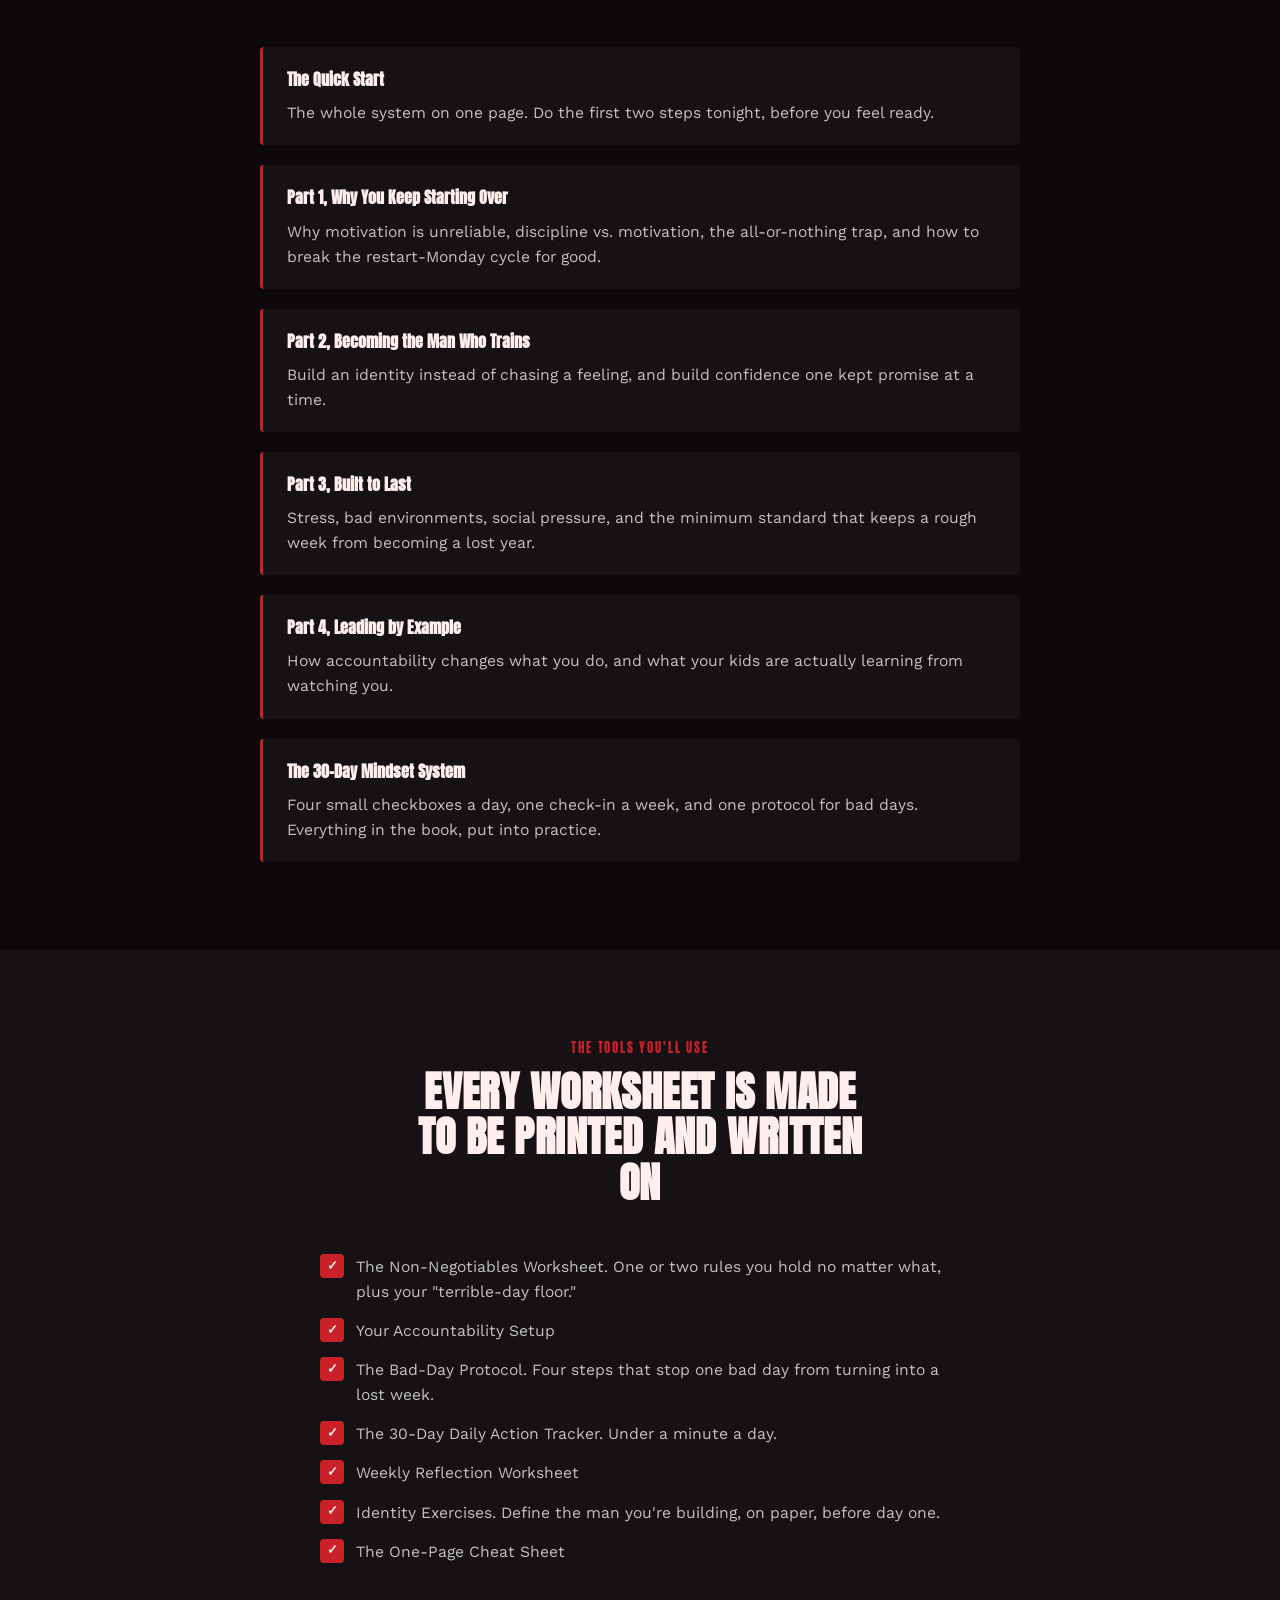
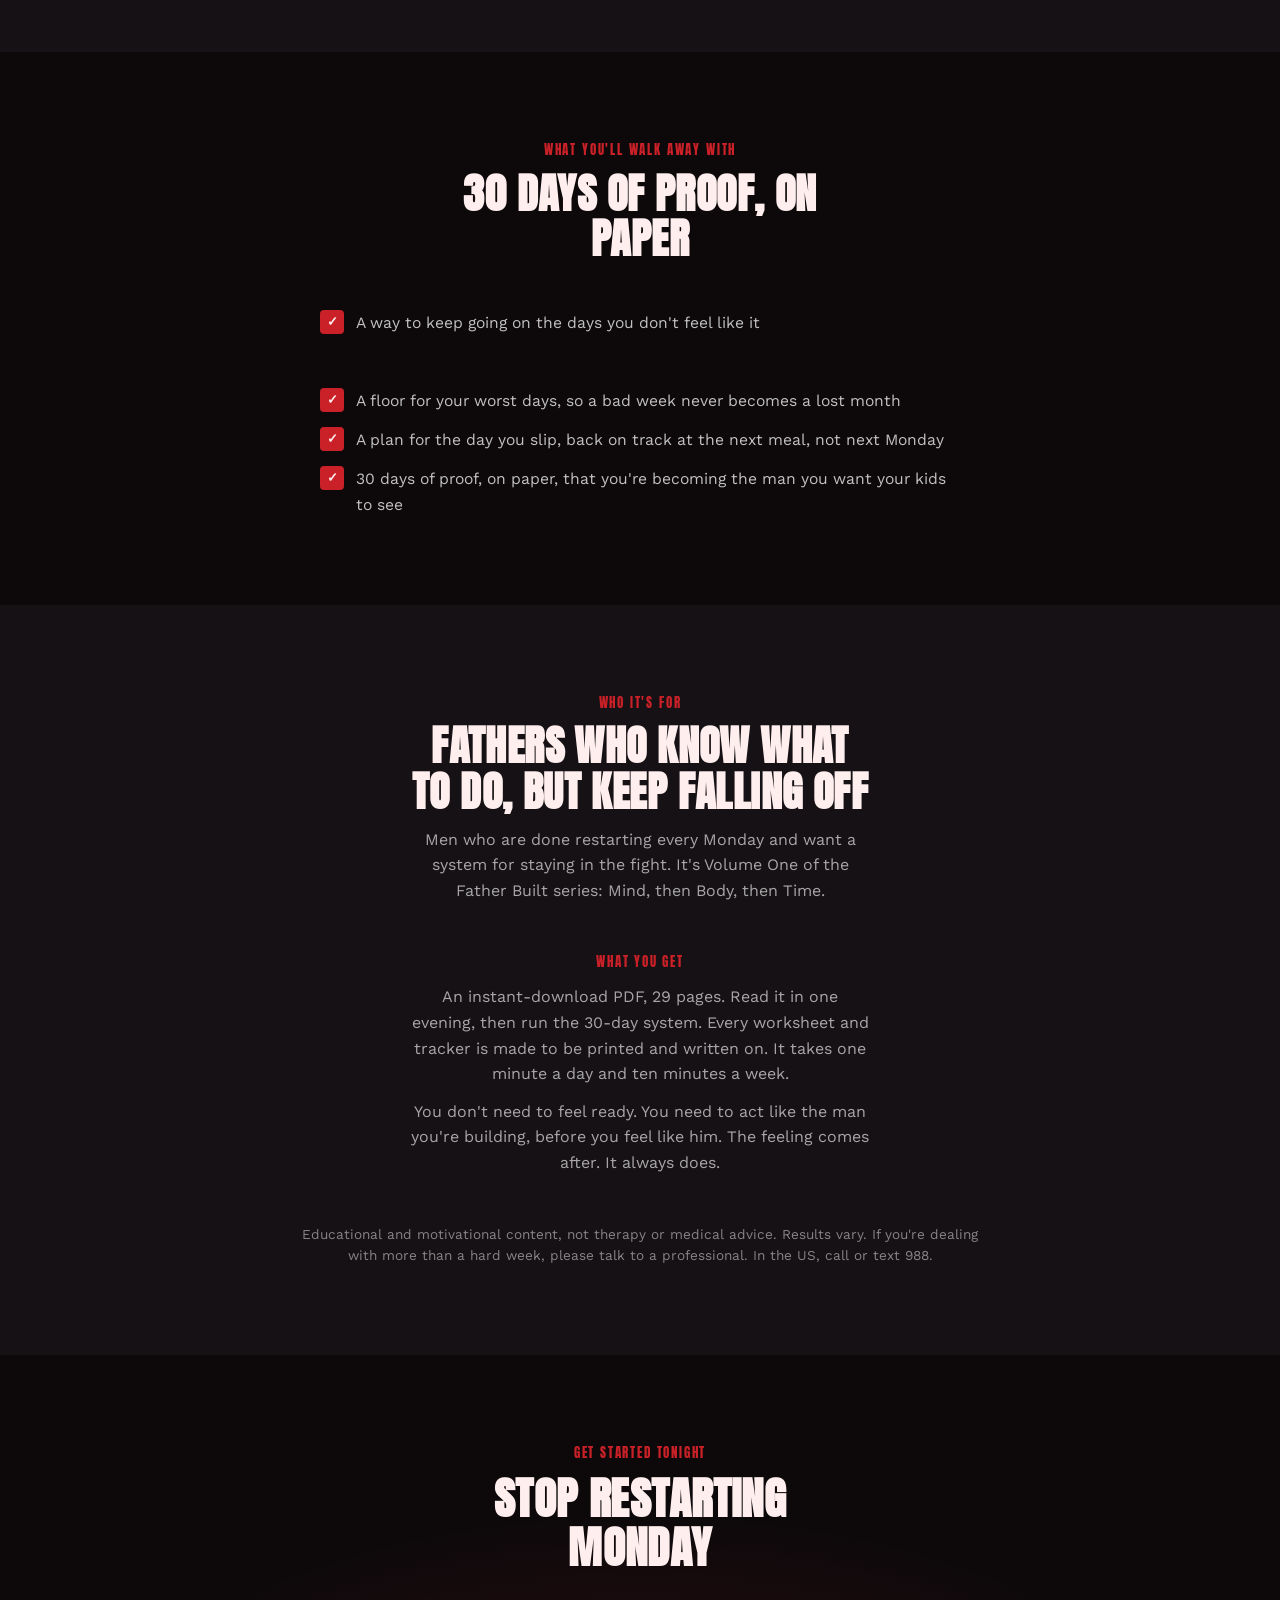
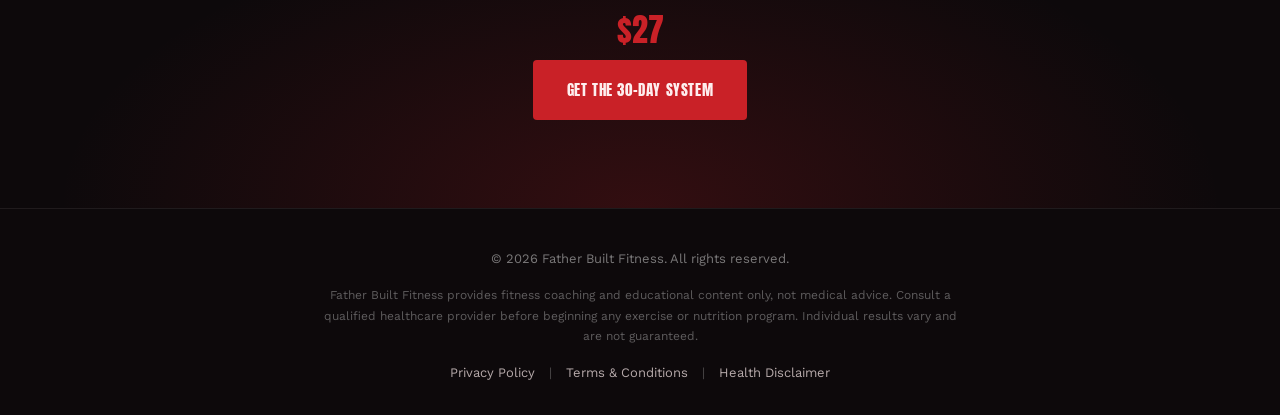
<file: offers/stop-restarting-monday/index.html>
<!DOCTYPE html>
<html lang="en">
<head>
<meta charset="UTF-8">
<meta name="viewport" content="width=device-width, initial-scale=1.0">
<title>Stop Restarting Monday | Father Built Fitness</title>
<meta name="description" content="The 30-day system that makes discipline survive a bad week. For fathers who've started over more Mondays than they can count.">
<link rel="preconnect" href="https://fonts.googleapis.com">
<link rel="preconnect" href="https://fonts.gstatic.com" crossorigin>
<link href="https://fonts.googleapis.com/css2?family=Anton&family=Work+Sans:wght@400;500;600;700&display=swap" rel="stylesheet">
<link rel="stylesheet" href="../../css/styles.css?v=21">
</head>
<body>

<header class="offer-header">
  <div class="offer-logo">
    <img src="../../images/logo-shield.png?v=2" alt="Father Built Fitness">
  </div>
</header>

<main>

  <!-- Hero -->
  <section class="section-black">
    <div class="container">
      <div class="about-grid">
        <div class="about-photo about-photo--floating reveal">
          <img src="../../images/product-stop-restarting-monday.png" alt="Stop Restarting Monday, Volume One of the Father Built series" loading="lazy">
        </div>
        <div class="about-copy reveal">
          <span class="eyebrow">Volume One &middot; The Father Built Series</span>
          <h1>Stop Restarting Monday</h1>
          <p>
            You don't have a motivation problem. You have a "waiting to feel like it" problem.
          </p>
          <p>
            Here's what nobody tells you: motivated people and disciplined people do the exact same things. The disciplined ones just do them whether the feeling shows up or not.
          </p>
          <div class="product-price">$27</div>
          <div class="btn-row">
            <a href="https://v2.stan.store/FatherBuiltFitness/p/the-father-built-mindset?lang=en" class="btn btn-primary" target="_blank" rel="noopener">Get The 30-Day System</a>
          </div>
          <p class="hero-cta-note">Instant download. 29 pages. Read it in one evening.</p>
        </div>
      </div>
    </div>
  </section>

  <!-- The Problem -->
  <section class="section-soft">
    <div class="container">
      <div class="section-head reveal">
        <span class="eyebrow">Why You Keep Starting Over</span>
        <h2>No Pep Talks. Pep Talks Wear Off By Tuesday.</h2>
        <p class="section-subhead">
          You've started over more Mondays than you can count. A bad night's sleep, a brutal week at work, a sick kid, and the plan falls apart. Then you wait for the motivation to come back, and it never shows up on schedule.
        </p>
      </div>
    </div>
  </section>

  <!-- What's Inside -->
  <section class="section-black">
    <div class="container">
      <div class="section-head reveal">
        <span class="eyebrow">What's Inside</span>
        <h2>A 29-Page Guide That Teaches You Exactly That</h2>
        <p class="section-subhead">Not how to feel more motivated. How to stop needing to.</p>
      </div>
      <ul class="objections-list">
        <li class="reveal">
          <strong>The Quick Start</strong>
          The whole system on one page. Do the first two steps tonight, before you feel ready.
        </li>
        <li class="reveal">
          <strong>Part 1, Why You Keep Starting Over</strong>
          Why motivation is unreliable, discipline vs. motivation, the all-or-nothing trap, and how to break the restart-Monday cycle for good.
        </li>
        <li class="reveal">
          <strong>Part 2, Becoming the Man Who Trains</strong>
          Build an identity instead of chasing a feeling, and build confidence one kept promise at a time.
        </li>
        <li class="reveal">
          <strong>Part 3, Built to Last</strong>
          Stress, bad environments, social pressure, and the minimum standard that keeps a rough week from becoming a lost year.
        </li>
        <li class="reveal">
          <strong>Part 4, Leading by Example</strong>
          How accountability changes what you do, and what your kids are actually learning from watching you.
        </li>
        <li class="reveal">
          <strong>The 30-Day Mindset System</strong>
          Four small checkboxes a day, one check-in a week, and one protocol for bad days. Everything in the book, put into practice.
        </li>
      </ul>
    </div>
  </section>

  <!-- Tools -->
  <section class="section-soft">
    <div class="container">
      <div class="section-head reveal">
        <span class="eyebrow">The Tools You'll Use</span>
        <h2>Every Worksheet Is Made to Be Printed and Written On</h2>
      </div>
      <ul class="checklist">
        <li class="reveal">The Non-Negotiables Worksheet. One or two rules you hold no matter what, plus your "terrible-day floor."</li>
        <li class="reveal">Your Accountability Setup</li>
        <li class="reveal">The Bad-Day Protocol. Four steps that stop one bad day from turning into a lost week.</li>
        <li class="reveal">The 30-Day Daily Action Tracker. Under a minute a day.</li>
        <li class="reveal">Weekly Reflection Worksheet</li>
        <li class="reveal">Identity Exercises. Define the man you're building, on paper, before day one.</li>
        <li class="reveal">The One-Page Cheat Sheet</li>
      </ul>
    </div>
  </section>

  <!-- What You'll Walk Away With -->
  <section class="section-black">
    <div class="container">
      <div class="section-head reveal">
        <span class="eyebrow">What You'll Walk Away With</span>
        <h2>30 Days of Proof, On Paper</h2>
      </div>
      <ul class="checklist">
        <li class="reveal">A way to keep going on the days you don't feel like it</li>
        <li class="reveal">Rules decided in advance, so you stop negotiating with yourself every morning</li>
        <li class="reveal">A floor for your worst days, so a bad week never becomes a lost month</li>
        <li class="reveal">A plan for the day you slip, back on track at the next meal, not next Monday</li>
        <li class="reveal">30 days of proof, on paper, that you're becoming the man you want your kids to see</li>
      </ul>
    </div>
  </section>

  <!-- Who It's For / What You Get -->
  <section class="section-soft">
    <div class="container">
      <div class="section-head reveal">
        <span class="eyebrow">Who It's For</span>
        <h2>Fathers Who Know What to Do, But Keep Falling Off</h2>
        <p class="section-subhead">
          Men who are done restarting every Monday and want a system for staying in the fight. It's Volume One of the Father Built series: Mind, then Body, then Time.
        </p>
      </div>
      <div class="section-head reveal">
        <span class="eyebrow">What You Get</span>
        <p class="section-subhead">
          An instant-download PDF, 29 pages. Read it in one evening, then run the 30-day system. Every worksheet and tracker is made to be printed and written on. It takes one minute a day and ten minutes a week.
        </p>
        <p class="section-subhead">
          You don't need to feel ready. You need to act like the man you're building, before you feel like him. The feeling comes after. It always does.
        </p>
      </div>
      <p class="product-disclaimer">
        Educational and motivational content, not therapy or medical advice. Results vary. If you're dealing with more than a hard week, please talk to a professional. In the US, call or text 988.
      </p>
    </div>
  </section>

  <!-- Final CTA -->
  <section class="final-cta">
    <div class="container">
      <span class="eyebrow">Get Started Tonight</span>
      <h2>Stop Restarting Monday</h2>
      <div class="product-price">$27</div>
      <div class="btn-row">
        <a href="https://v2.stan.store/FatherBuiltFitness/p/the-father-built-mindset?lang=en" class="btn btn-primary" target="_blank" rel="noopener">Get The 30-Day System</a>
      </div>
    </div>
  </section>

</main>

<footer class="site-footer">
  <div class="container">
    <p class="footer-copyright">&copy; 2026 Father Built Fitness. All rights reserved.</p>
    <p class="footer-legal-note">
      Father Built Fitness provides fitness coaching and educational content only, not medical advice. Consult a qualified healthcare provider before beginning any exercise or nutrition program. Individual results vary and are not guaranteed.
    </p>
    <p class="footer-legal-links">
      <a href="../../privacy.html">Privacy Policy</a>
      <span aria-hidden="true">|</span>
      <a href="../../terms.html">Terms &amp; Conditions</a>
      <span aria-hidden="true">|</span>
      <a href="../../disclaimer.html">Health Disclaimer</a>
    </p>
  </div>
</footer>

<button class="back-to-top" id="back-to-top" aria-label="Back to top" type="button">
  <svg width="20" height="20" viewBox="0 0 24 24" fill="none" stroke="currentColor" stroke-width="2.2" stroke-linecap="round" stroke-linejoin="round">
    <line x1="12" y1="19" x2="12" y2="5"></line>
    <polyline points="6 11 12 5 18 11"></polyline>
  </svg>
</button>

<script src="../../js/main.js?v=1"></script>
</body>
</html>
</file>
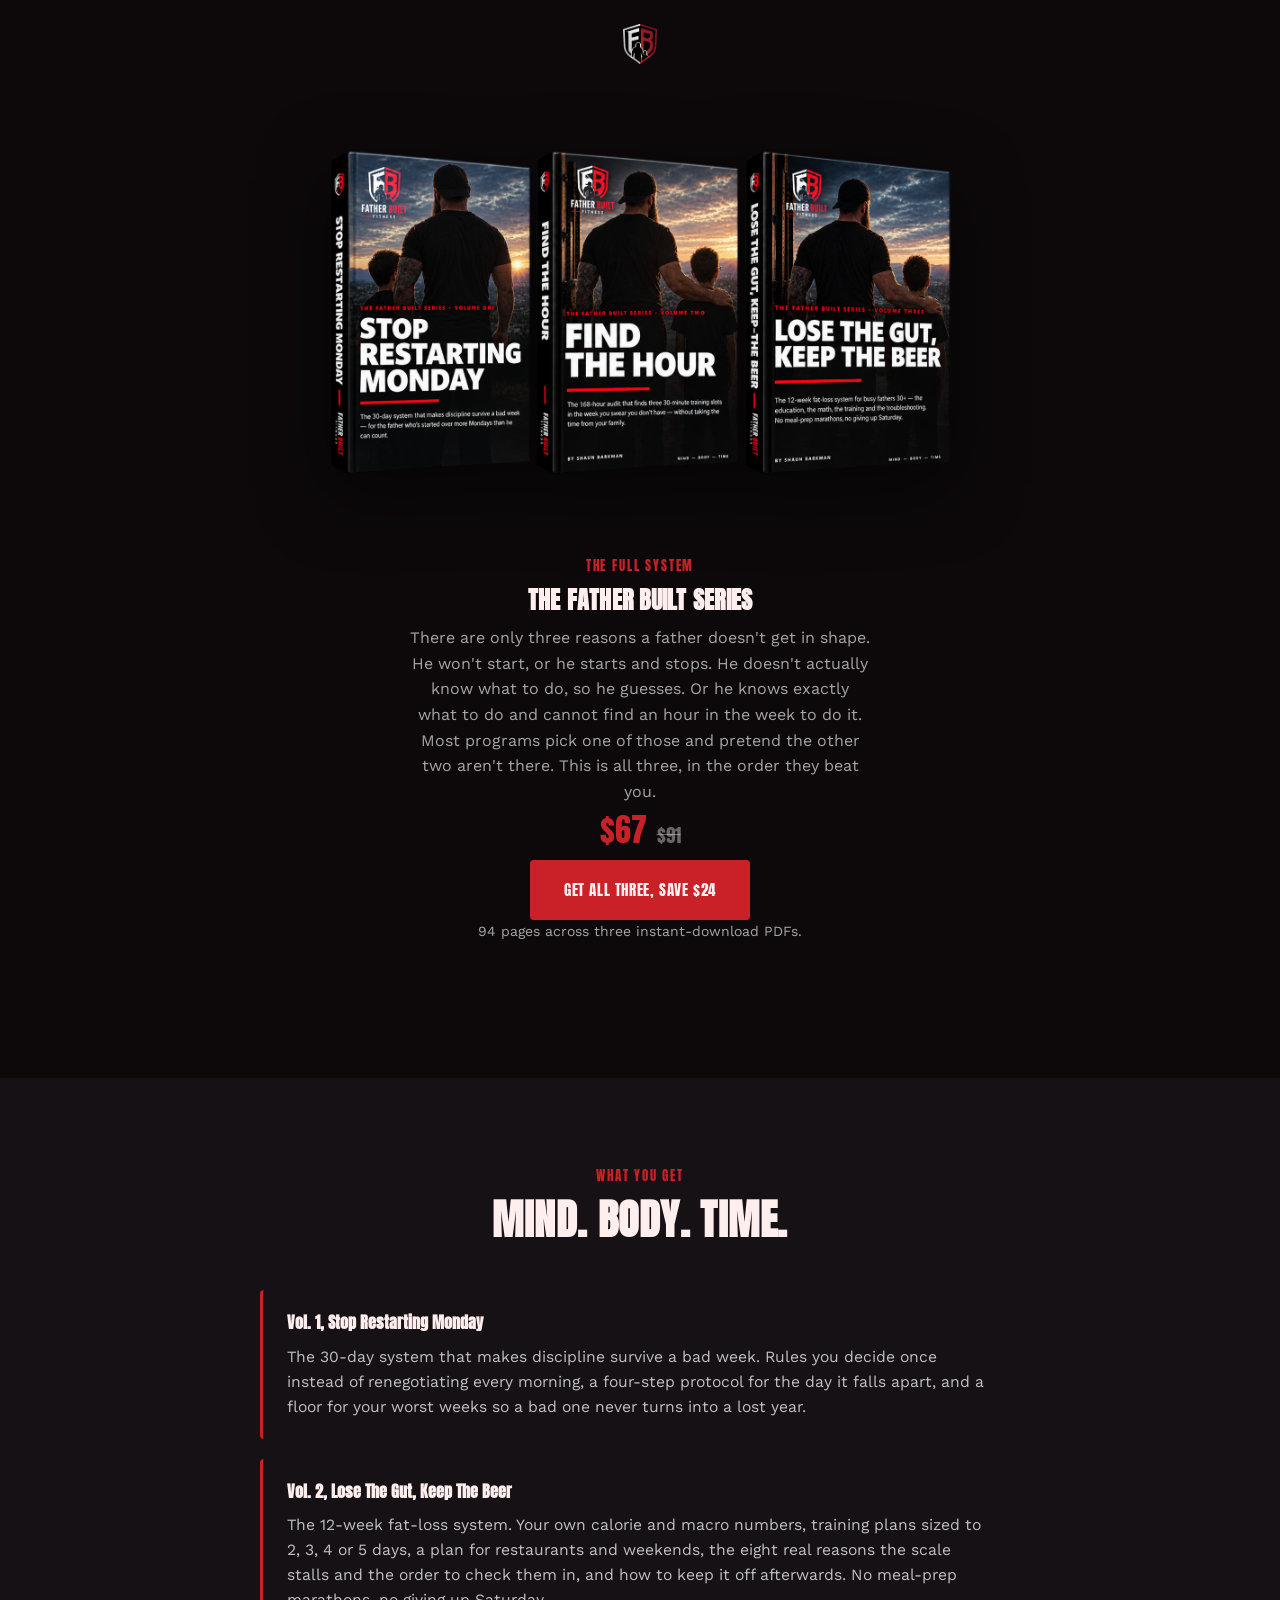
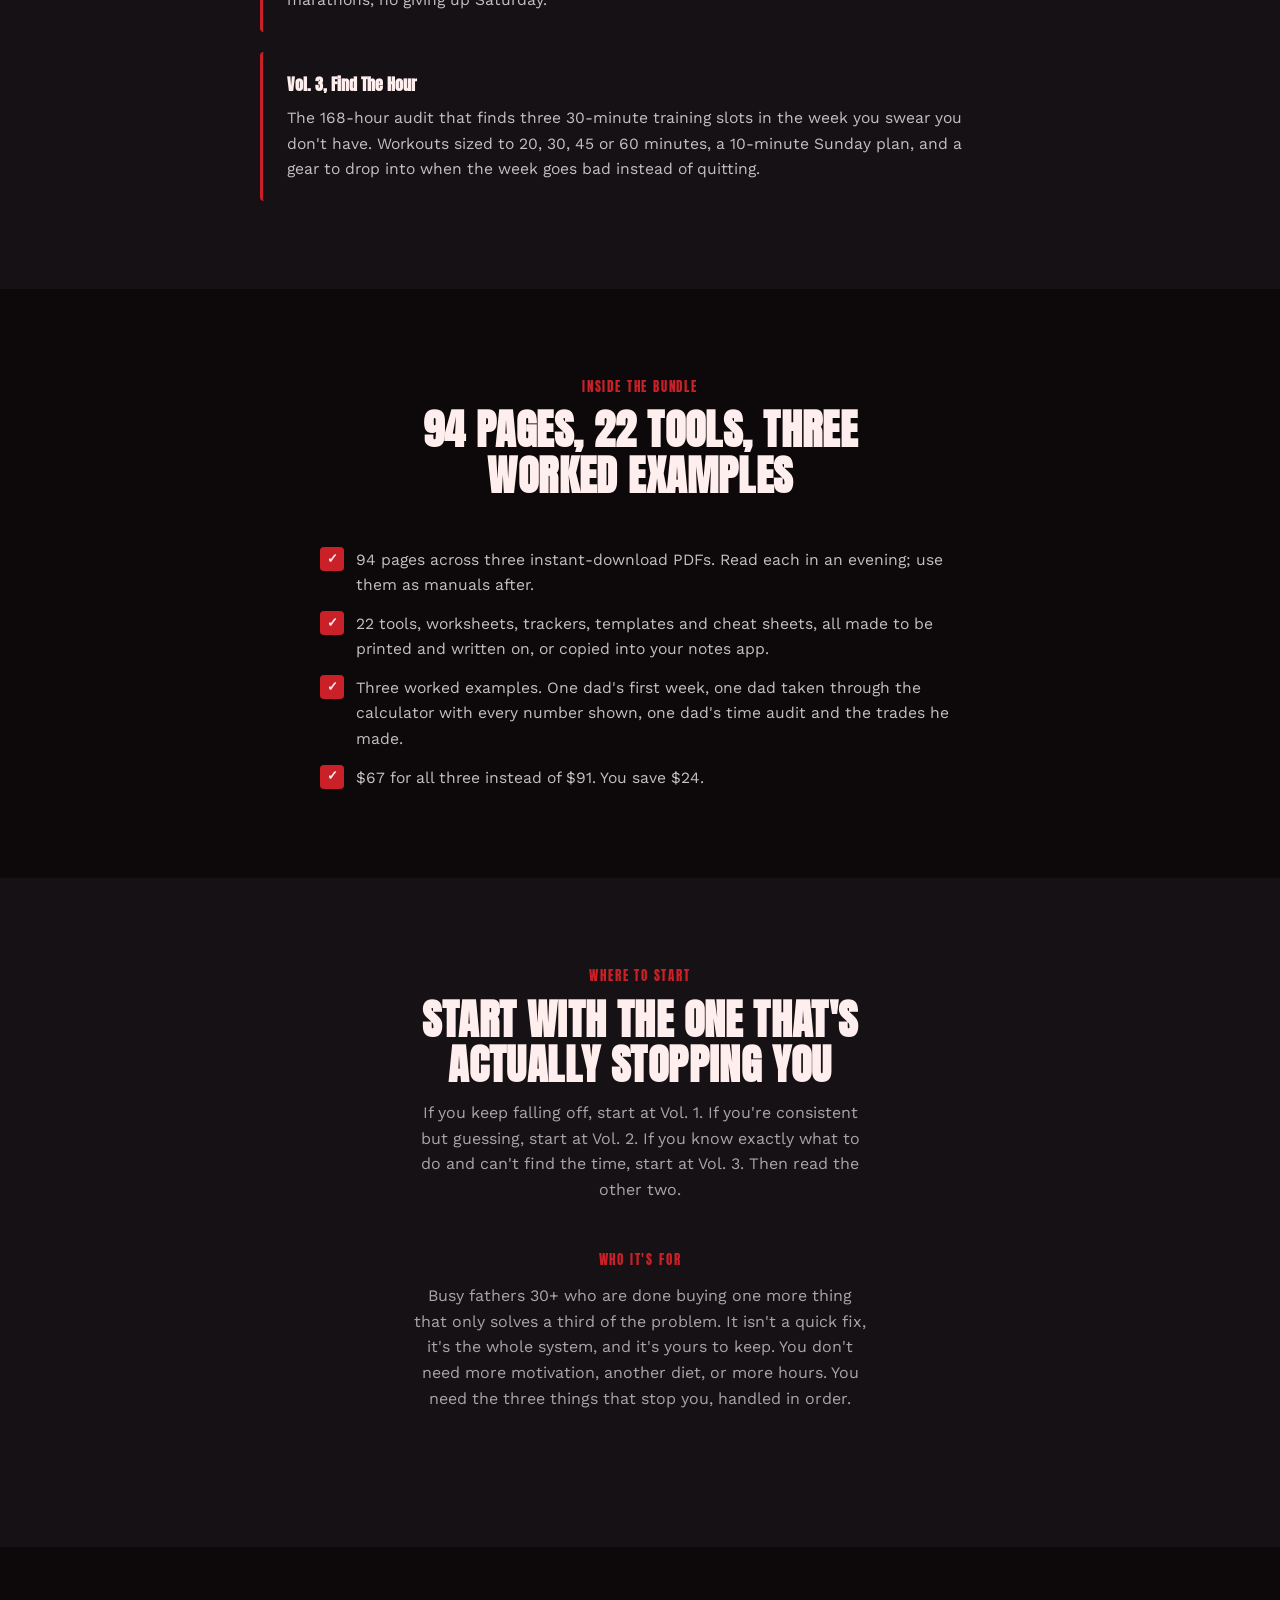
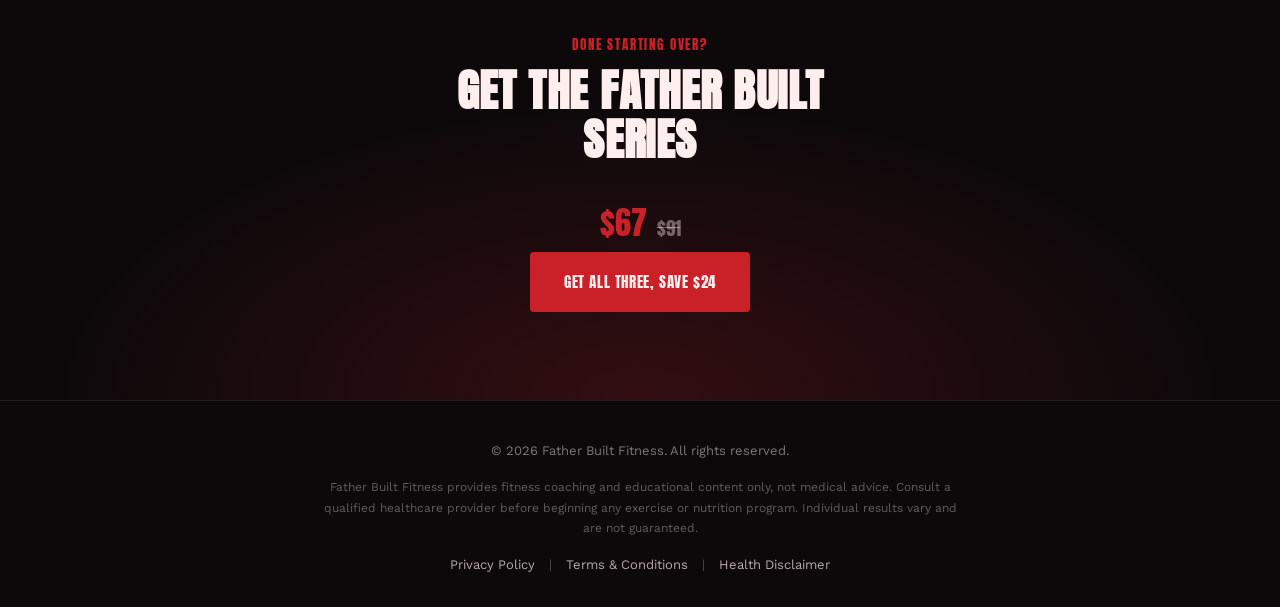
<file: offers/the-father-built-series/index.html>
<!DOCTYPE html>
<html lang="en">
<head>
<meta charset="UTF-8">
<meta name="viewport" content="width=device-width, initial-scale=1.0">
<title>The Father Built Series | Father Built Fitness</title>
<meta name="description" content="All three Father Built guides, Mind, Body, and Time, the full system for fathers 30+, for less than buying them apart.">
<link rel="preconnect" href="https://fonts.googleapis.com">
<link rel="preconnect" href="https://fonts.gstatic.com" crossorigin>
<link href="https://fonts.googleapis.com/css2?family=Anton&family=Work+Sans:wght@400;500;600;700&display=swap" rel="stylesheet">
<link rel="stylesheet" href="../../css/styles.css?v=21">
</head>
<body>

<header class="offer-header">
  <div class="offer-logo">
    <img src="../../images/logo-shield.png?v=2" alt="Father Built Fitness">
  </div>
</header>

<main>

  <!-- Hero -->
  <section class="section-black">
    <div class="container">
      <img src="../../images/product-bundle.png" alt="The Father Built Series, all three volumes, Mind, Body, and Time" class="hero-banner-img hero-banner-img--floating" loading="lazy">
      <div class="section-head reveal">
        <span class="eyebrow">The Full System</span>
        <h1>The Father Built Series</h1>
        <p class="section-subhead">
          There are only three reasons a father doesn't get in shape. He won't start, or he starts and stops. He doesn't actually know what to do, so he guesses. Or he knows exactly what to do and cannot find an hour in the week to do it. Most programs pick one of those and pretend the other two aren't there. This is all three, in the order they beat you.
        </p>
        <div class="product-price">$67<span class="was-price">$91</span></div>
        <div class="btn-row">
          <a href="https://v2.stan.store/FatherBuiltFitness/p/the-father-built-series-mind-body-time?lang=en" class="btn btn-primary" target="_blank" rel="noopener">Get All Three, Save $24</a>
        </div>
        <p class="hero-cta-note">94 pages across three instant-download PDFs.</p>
      </div>
    </div>
  </section>

  <!-- The Three Volumes -->
  <section class="section-soft">
    <div class="container">
      <div class="section-head reveal">
        <span class="eyebrow">What You Get</span>
        <h2>Mind. Body. Time.</h2>
      </div>
      <ul class="objections-list">
        <li class="reveal">
          <strong>Vol. 1, Stop Restarting Monday</strong>
          The 30-day system that makes discipline survive a bad week. Rules you decide once instead of renegotiating every morning, a four-step protocol for the day it falls apart, and a floor for your worst weeks so a bad one never turns into a lost year.
        </li>
        <li class="reveal">
          <strong>Vol. 2, Lose The Gut, Keep The Beer</strong>
          The 12-week fat-loss system. Your own calorie and macro numbers, training plans sized to 2, 3, 4 or 5 days, a plan for restaurants and weekends, the eight real reasons the scale stalls and the order to check them in, and how to keep it off afterwards. No meal-prep marathons, no giving up Saturday.
        </li>
        <li class="reveal">
          <strong>Vol. 3, Find The Hour</strong>
          The 168-hour audit that finds three 30-minute training slots in the week you swear you don't have. Workouts sized to 20, 30, 45 or 60 minutes, a 10-minute Sunday plan, and a gear to drop into when the week goes bad instead of quitting.
        </li>
      </ul>
    </div>
  </section>

  <!-- What You Get -->
  <section class="section-black">
    <div class="container">
      <div class="section-head reveal">
        <span class="eyebrow">Inside The Bundle</span>
        <h2>94 Pages, 22 Tools, Three Worked Examples</h2>
      </div>
      <ul class="checklist">
        <li class="reveal">94 pages across three instant-download PDFs. Read each in an evening; use them as manuals after.</li>
        <li class="reveal">22 tools, worksheets, trackers, templates and cheat sheets, all made to be printed and written on, or copied into your notes app.</li>
        <li class="reveal">Three worked examples. One dad's first week, one dad taken through the calculator with every number shown, one dad's time audit and the trades he made.</li>
        <li class="reveal">$67 for all three instead of $91. You save $24.</li>
      </ul>
    </div>
  </section>

  <!-- Where To Start / Who It's For -->
  <section class="section-soft">
    <div class="container">
      <div class="section-head reveal">
        <span class="eyebrow">Where To Start</span>
        <h2>Start With the One That's Actually Stopping You</h2>
        <p class="section-subhead">
          If you keep falling off, start at Vol. 1. If you're consistent but guessing, start at Vol. 2. If you know exactly what to do and can't find the time, start at Vol. 3. Then read the other two.
        </p>
      </div>
      <div class="section-head reveal">
        <span class="eyebrow">Who It's For</span>
        <p class="section-subhead">
          Busy fathers 30+ who are done buying one more thing that only solves a third of the problem. It isn't a quick fix, it's the whole system, and it's yours to keep. You don't need more motivation, another diet, or more hours. You need the three things that stop you, handled in order.
        </p>
      </div>
    </div>
  </section>

  <!-- Final CTA -->
  <section class="final-cta">
    <div class="container">
      <span class="eyebrow">Done Starting Over?</span>
      <h2>Get The Father Built Series</h2>
      <div class="product-price">$67<span class="was-price">$91</span></div>
      <div class="btn-row">
        <a href="https://v2.stan.store/FatherBuiltFitness/p/the-father-built-series-mind-body-time?lang=en" class="btn btn-primary" target="_blank" rel="noopener">Get All Three, Save $24</a>
      </div>
    </div>
  </section>

</main>

<footer class="site-footer">
  <div class="container">
    <p class="footer-copyright">&copy; 2026 Father Built Fitness. All rights reserved.</p>
    <p class="footer-legal-note">
      Father Built Fitness provides fitness coaching and educational content only, not medical advice. Consult a qualified healthcare provider before beginning any exercise or nutrition program. Individual results vary and are not guaranteed.
    </p>
    <p class="footer-legal-links">
      <a href="../../privacy.html">Privacy Policy</a>
      <span aria-hidden="true">|</span>
      <a href="../../terms.html">Terms &amp; Conditions</a>
      <span aria-hidden="true">|</span>
      <a href="../../disclaimer.html">Health Disclaimer</a>
    </p>
  </div>
</footer>

<button class="back-to-top" id="back-to-top" aria-label="Back to top" type="button">
  <svg width="20" height="20" viewBox="0 0 24 24" fill="none" stroke="currentColor" stroke-width="2.2" stroke-linecap="round" stroke-linejoin="round">
    <line x1="12" y1="19" x2="12" y2="5"></line>
    <polyline points="6 11 12 5 18 11"></polyline>
  </svg>
</button>

<script src="../../js/main.js?v=1"></script>
</body>
</html>
</file>
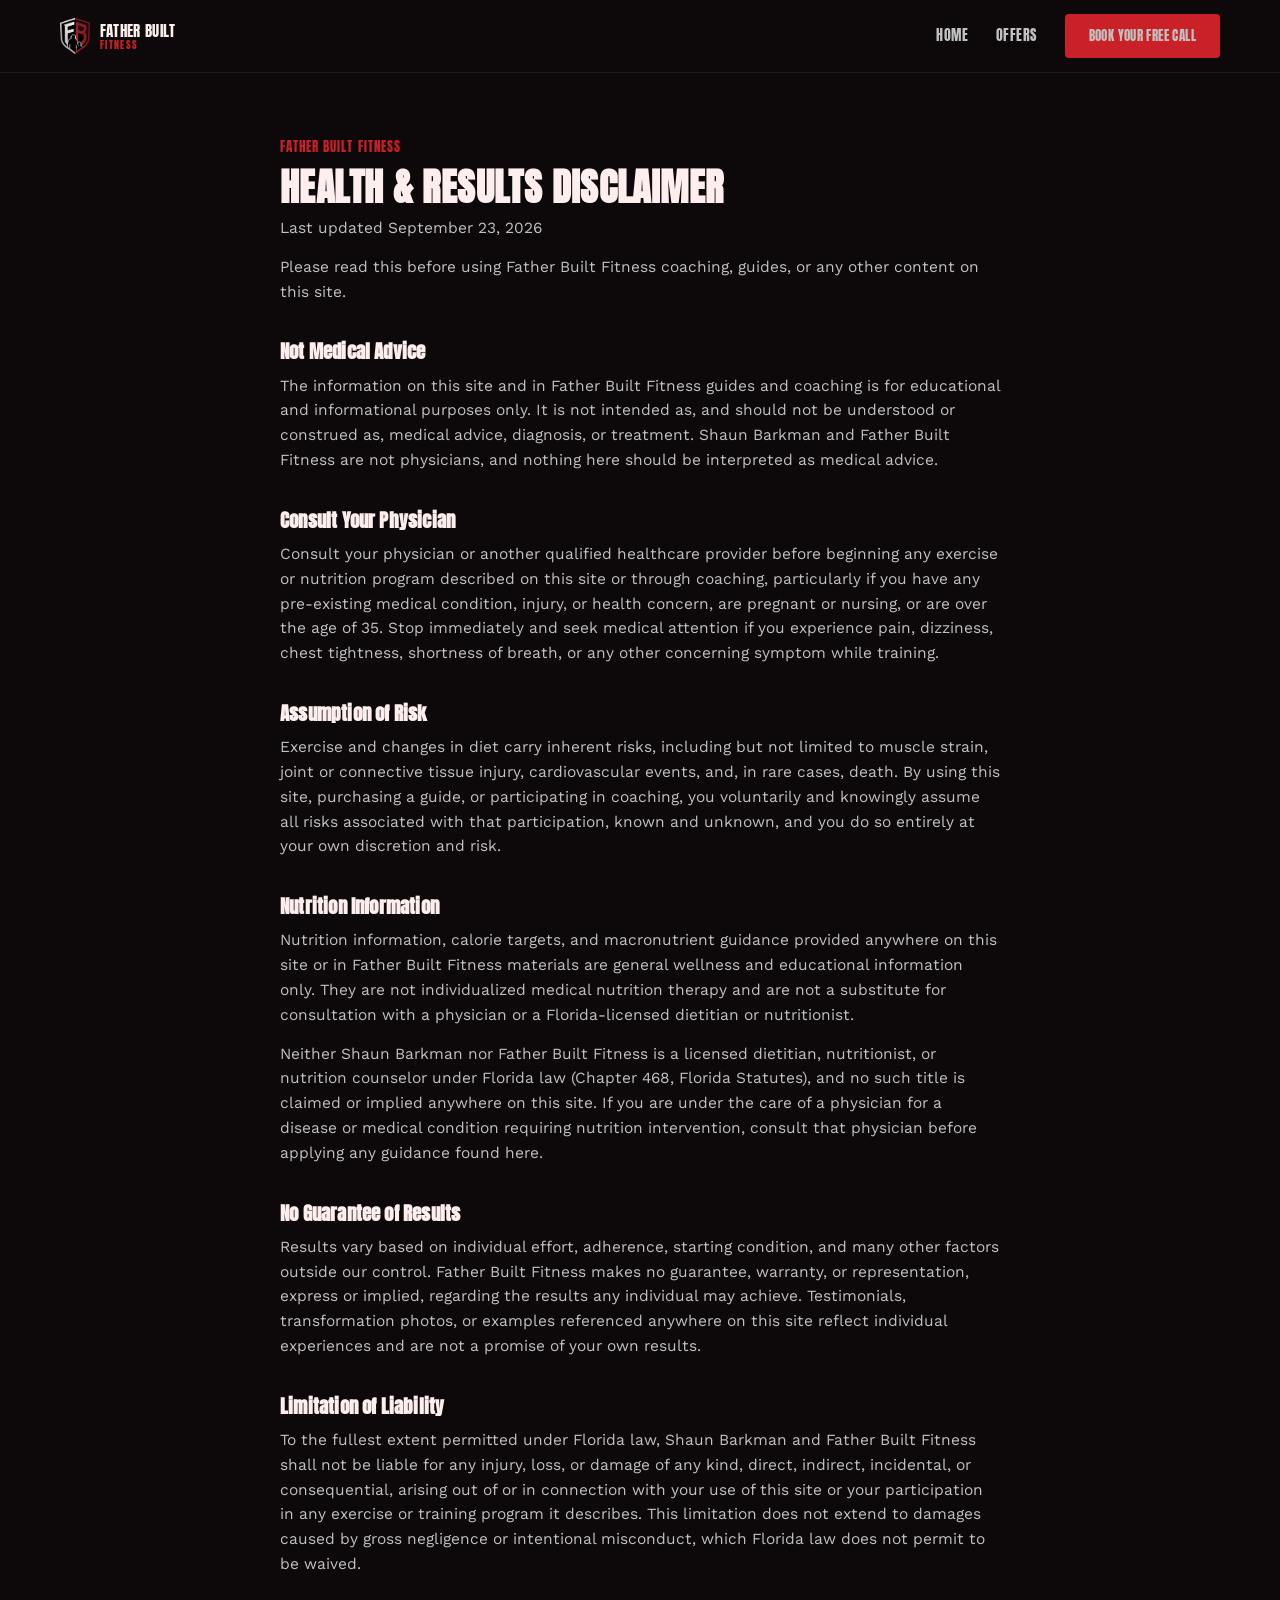
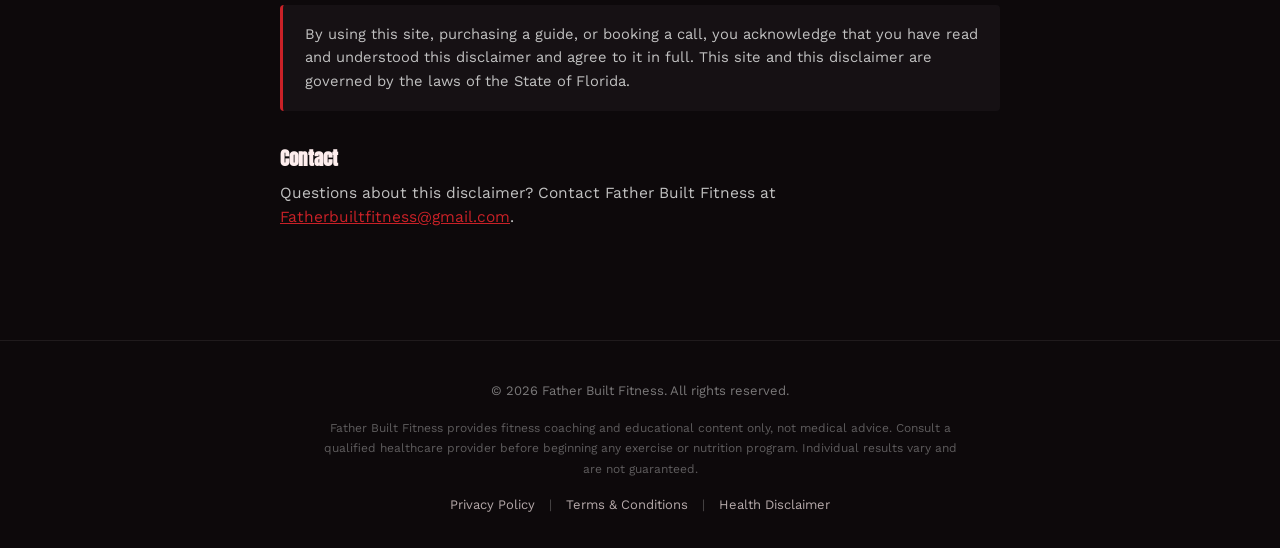
<file: disclaimer.html>
<!DOCTYPE html>
<html lang="en">
<head>
<meta charset="UTF-8">
<meta name="viewport" content="width=device-width, initial-scale=1.0">
<title>Health & Results Disclaimer | Father Built Fitness</title>
<meta name="description" content="Health, medical, and results disclaimer for Father Built Fitness coaching, guides, and content.">
<link rel="preconnect" href="https://fonts.googleapis.com">
<link rel="preconnect" href="https://fonts.gstatic.com" crossorigin>
<link href="https://fonts.googleapis.com/css2?family=Anton&family=Work+Sans:wght@400;500;600;700&display=swap" rel="stylesheet">
<link rel="stylesheet" href="css/styles.css?v=21">
</head>
<body>

<header class="site-header">
  <div class="container">
    <a href="/" class="site-logo" aria-label="Father Built Fitness home">
      <img src="images/logo-shield.png?v=2" alt="">
      <span>FATHER BUILT<em>FITNESS</em></span>
    </a>
    <nav class="site-nav" aria-label="Primary">
      <a href="index.html">Home</a>
      <a href="offers/">Offers</a>
      <a href="coaching/" class="btn btn-primary">Book Your Free Call</a>
    </nav>
    <button class="nav-toggle" aria-label="Open menu" aria-expanded="false">
      <svg width="22" height="22" viewBox="0 0 24 24" fill="none" stroke="currentColor" stroke-width="2" stroke-linecap="round">
        <line x1="3" y1="6" x2="21" y2="6"></line>
        <line x1="3" y1="12" x2="21" y2="12"></line>
        <line x1="3" y1="18" x2="21" y2="18"></line>
      </svg>
    </button>
  </div>
  <nav class="mobile-menu" data-open="false" aria-label="Mobile">
    <a href="index.html">Home</a>
    <a href="offers/">Offers</a>
    <a href="coaching/" class="btn btn-primary">Book Your Free Call</a>
  </nav>
</header>

<main class="legal-main">
  <div class="container legal-container">
    <p class="eyebrow">Father Built Fitness</p>
    <h1>Health &amp; Results Disclaimer</h1>
    <p class="legal-updated">Last updated September 23, 2026</p>

    <p class="legal-intro">
      Please read this before using Father Built Fitness coaching, guides, or any other content on this site.
    </p>

    <h2>Not Medical Advice</h2>
    <p>
      The information on this site and in Father Built Fitness guides and coaching is for educational and informational purposes only. It is not intended as, and should not be understood or construed as, medical advice, diagnosis, or treatment. Shaun Barkman and Father Built Fitness are not physicians, and nothing here should be interpreted as medical advice.
    </p>

    <h2>Consult Your Physician</h2>
    <p>
      Consult your physician or another qualified healthcare provider before beginning any exercise or nutrition program described on this site or through coaching, particularly if you have any pre-existing medical condition, injury, or health concern, are pregnant or nursing, or are over the age of 35. Stop immediately and seek medical attention if you experience pain, dizziness, chest tightness, shortness of breath, or any other concerning symptom while training.
    </p>

    <h2>Assumption of Risk</h2>
    <p>
      Exercise and changes in diet carry inherent risks, including but not limited to muscle strain, joint or connective tissue injury, cardiovascular events, and, in rare cases, death. By using this site, purchasing a guide, or participating in coaching, you voluntarily and knowingly assume all risks associated with that participation, known and unknown, and you do so entirely at your own discretion and risk.
    </p>

    <h2>Nutrition Information</h2>
    <p>
      Nutrition information, calorie targets, and macronutrient guidance provided anywhere on this site or in Father Built Fitness materials are general wellness and educational information only. They are not individualized medical nutrition therapy and are not a substitute for consultation with a physician or a Florida-licensed dietitian or nutritionist.
    </p>
    <p>
      Neither Shaun Barkman nor Father Built Fitness is a licensed dietitian, nutritionist, or nutrition counselor under Florida law (Chapter 468, Florida Statutes), and no such title is claimed or implied anywhere on this site. If you are under the care of a physician for a disease or medical condition requiring nutrition intervention, consult that physician before applying any guidance found here.
    </p>

    <h2>No Guarantee of Results</h2>
    <p>
      Results vary based on individual effort, adherence, starting condition, and many other factors outside our control. Father Built Fitness makes no guarantee, warranty, or representation, express or implied, regarding the results any individual may achieve. Testimonials, transformation photos, or examples referenced anywhere on this site reflect individual experiences and are not a promise of your own results.
    </p>

    <h2>Limitation of Liability</h2>
    <p>
      To the fullest extent permitted under Florida law, Shaun Barkman and Father Built Fitness shall not be liable for any injury, loss, or damage of any kind, direct, indirect, incidental, or consequential, arising out of or in connection with your use of this site or your participation in any exercise or training program it describes. This limitation does not extend to damages caused by gross negligence or intentional misconduct, which Florida law does not permit to be waived.
    </p>

    <div class="legal-note-box">
      By using this site, purchasing a guide, or booking a call, you acknowledge that you have read and understood this disclaimer and agree to it in full. This site and this disclaimer are governed by the laws of the State of Florida.
    </div>

    <h2>Contact</h2>
    <p>
      Questions about this disclaimer? Contact Father Built Fitness at <a href="mailto:Fatherbuiltfitness@gmail.com">Fatherbuiltfitness@gmail.com</a>.
    </p>
  </div>
</main>

<footer class="site-footer">
  <div class="container">
    <p class="footer-copyright">&copy; 2026 Father Built Fitness. All rights reserved.</p>
    <p class="footer-legal-note">
      Father Built Fitness provides fitness coaching and educational content only, not medical advice. Consult a qualified healthcare provider before beginning any exercise or nutrition program. Individual results vary and are not guaranteed.
    </p>
    <p class="footer-legal-links">
      <a href="privacy.html">Privacy Policy</a>
      <span aria-hidden="true">|</span>
      <a href="terms.html">Terms &amp; Conditions</a>
      <span aria-hidden="true">|</span>
      <a href="disclaimer.html">Health Disclaimer</a>
    </p>
  </div>
</footer>

<button class="back-to-top" id="back-to-top" aria-label="Back to top" type="button">
  <svg width="20" height="20" viewBox="0 0 24 24" fill="none" stroke="currentColor" stroke-width="2.2" stroke-linecap="round" stroke-linejoin="round">
    <line x1="12" y1="19" x2="12" y2="5"></line>
    <polyline points="6 11 12 5 18 11"></polyline>
  </svg>
</button>

<script src="js/main.js?v=1"></script>
</body>
</html>
</file>
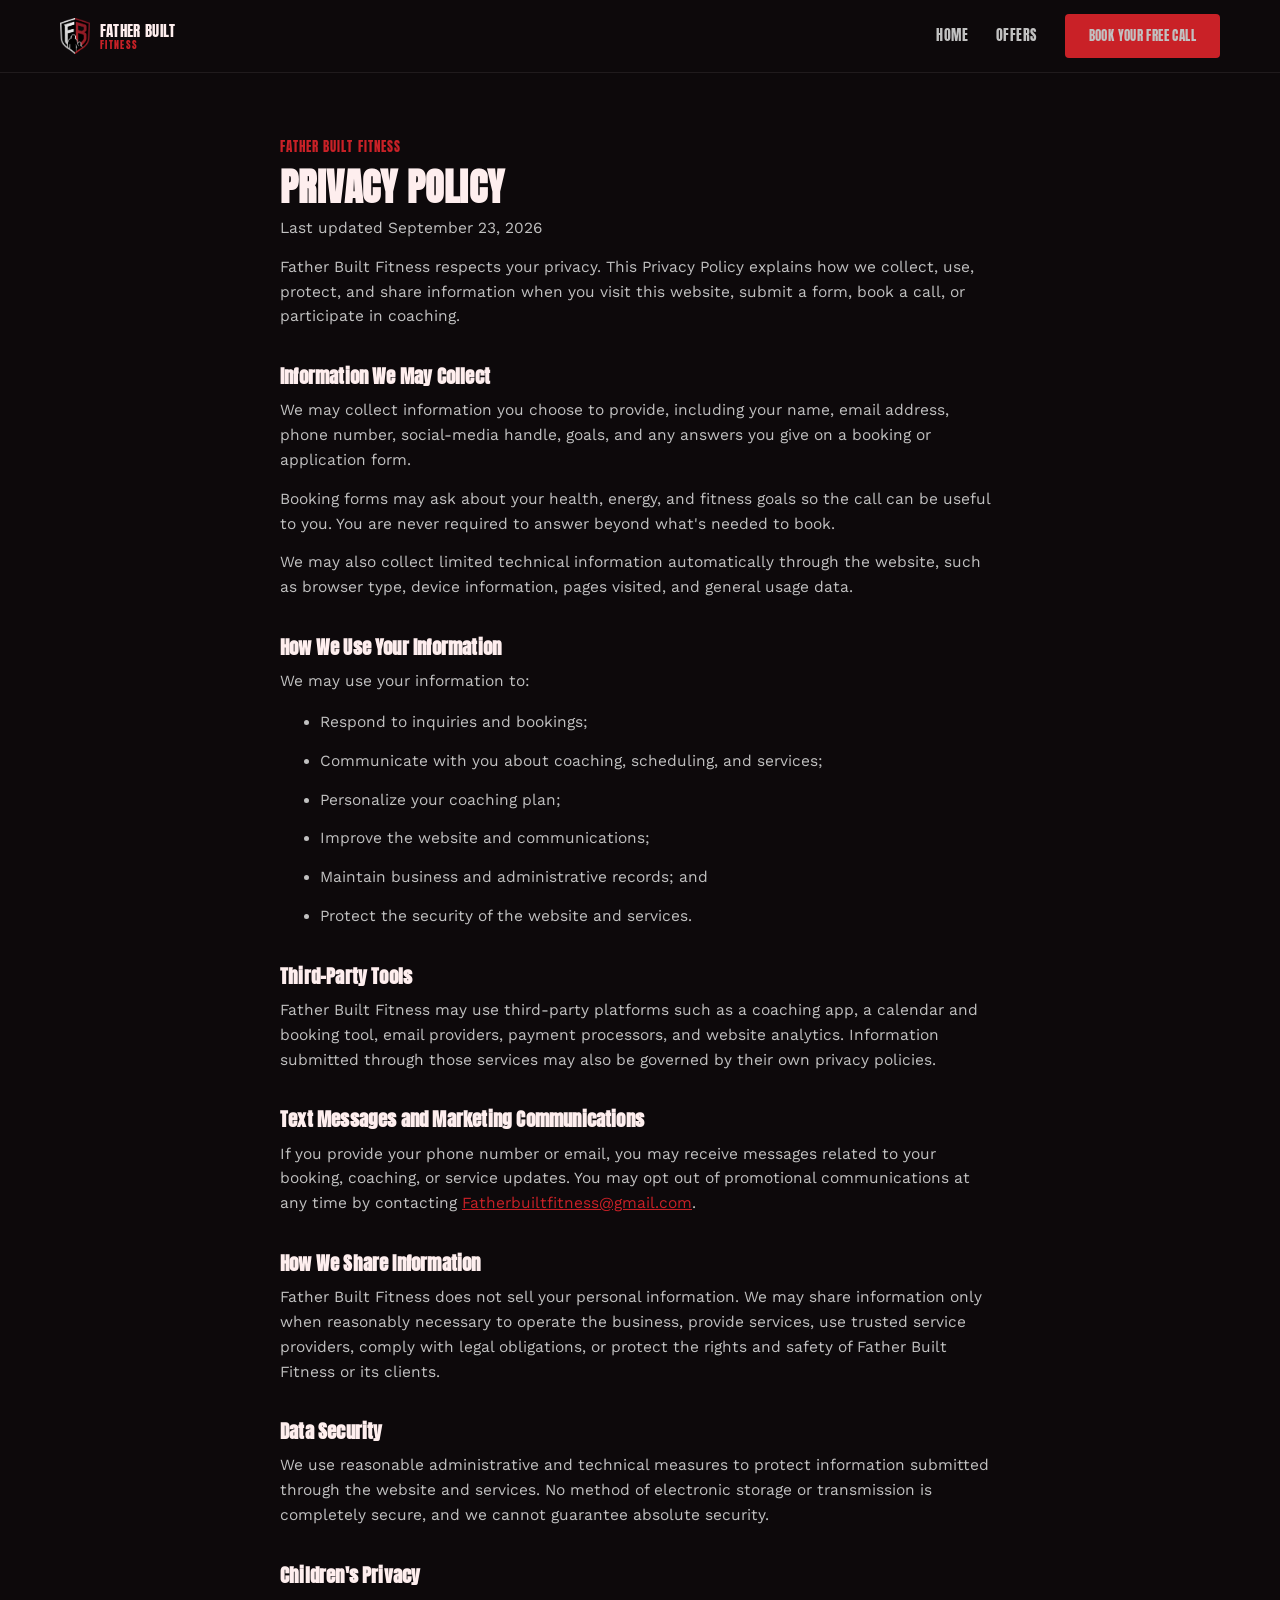
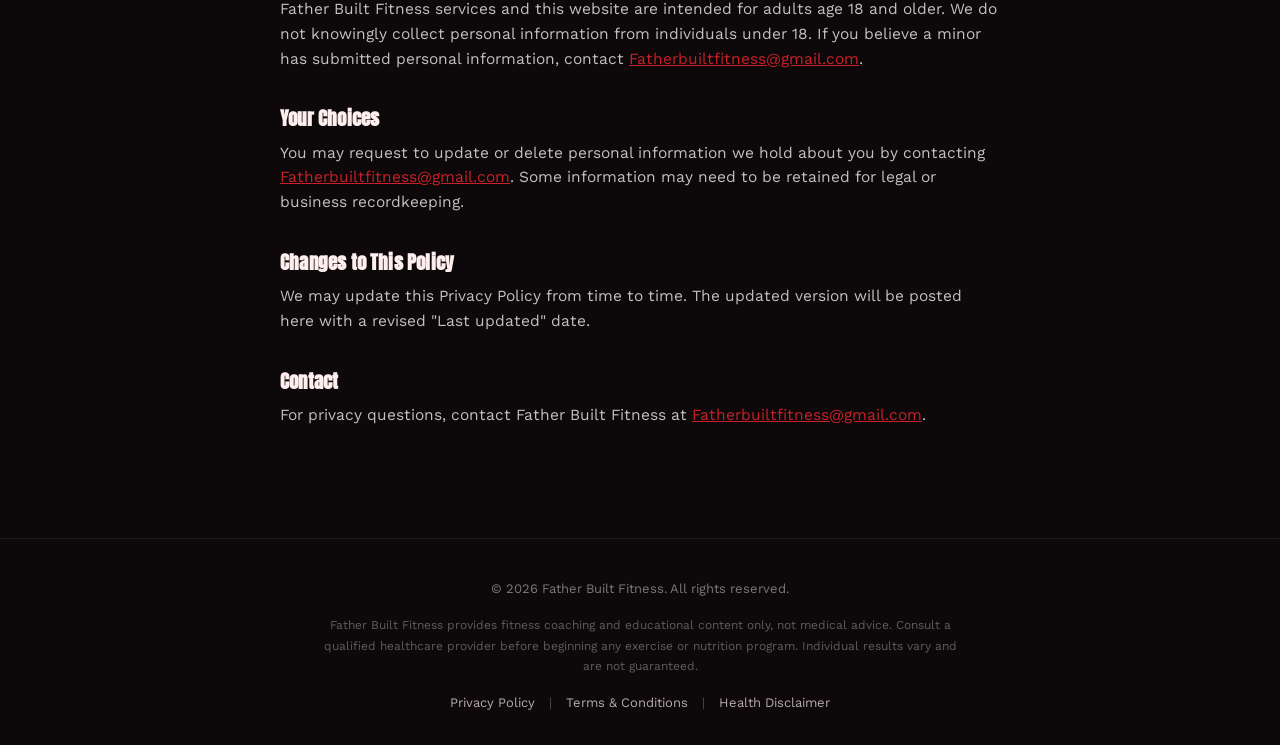
<file: privacy.html>
<!DOCTYPE html>
<html lang="en">
<head>
<meta charset="UTF-8">
<meta name="viewport" content="width=device-width, initial-scale=1.0">
<title>Privacy Policy | Father Built Fitness</title>
<meta name="description" content="How Father Built Fitness collects, uses, and protects your information.">
<link rel="preconnect" href="https://fonts.googleapis.com">
<link rel="preconnect" href="https://fonts.gstatic.com" crossorigin>
<link href="https://fonts.googleapis.com/css2?family=Anton&family=Work+Sans:wght@400;500;600;700&display=swap" rel="stylesheet">
<link rel="stylesheet" href="css/styles.css?v=21">
</head>
<body>

<header class="site-header">
  <div class="container">
    <a href="/" class="site-logo" aria-label="Father Built Fitness home">
      <img src="images/logo-shield.png?v=2" alt="">
      <span>FATHER BUILT<em>FITNESS</em></span>
    </a>
    <nav class="site-nav" aria-label="Primary">
      <a href="index.html">Home</a>
      <a href="offers/">Offers</a>
      <a href="coaching/" class="btn btn-primary">Book Your Free Call</a>
    </nav>
    <button class="nav-toggle" aria-label="Open menu" aria-expanded="false">
      <svg width="22" height="22" viewBox="0 0 24 24" fill="none" stroke="currentColor" stroke-width="2" stroke-linecap="round">
        <line x1="3" y1="6" x2="21" y2="6"></line>
        <line x1="3" y1="12" x2="21" y2="12"></line>
        <line x1="3" y1="18" x2="21" y2="18"></line>
      </svg>
    </button>
  </div>
  <nav class="mobile-menu" data-open="false" aria-label="Mobile">
    <a href="index.html">Home</a>
    <a href="offers/">Offers</a>
    <a href="coaching/" class="btn btn-primary">Book Your Free Call</a>
  </nav>
</header>

<main class="legal-main">
  <div class="container legal-container">
    <p class="eyebrow">Father Built Fitness</p>
    <h1>Privacy Policy</h1>
    <p class="legal-updated">Last updated September 23, 2026</p>

    <p class="legal-intro">
      Father Built Fitness respects your privacy. This Privacy Policy explains how we collect, use, protect, and share information when you visit this website, submit a form, book a call, or participate in coaching.
    </p>

    <h2>Information We May Collect</h2>
    <p>
      We may collect information you choose to provide, including your name, email address, phone number, social-media handle, goals, and any answers you give on a booking or application form.
    </p>
    <p>
      Booking forms may ask about your health, energy, and fitness goals so the call can be useful to you. You are never required to answer beyond what's needed to book.
    </p>
    <p>
      We may also collect limited technical information automatically through the website, such as browser type, device information, pages visited, and general usage data.
    </p>

    <h2>How We Use Your Information</h2>
    <p>We may use your information to:</p>
    <ul>
      <li>Respond to inquiries and bookings;</li>
      <li>Communicate with you about coaching, scheduling, and services;</li>
      <li>Personalize your coaching plan;</li>
      <li>Improve the website and communications;</li>
      <li>Maintain business and administrative records; and</li>
      <li>Protect the security of the website and services.</li>
    </ul>

    <h2>Third-Party Tools</h2>
    <p>
      Father Built Fitness may use third-party platforms such as a coaching app, a calendar and booking tool, email providers, payment processors, and website analytics. Information submitted through those services may also be governed by their own privacy policies.
    </p>

    <h2>Text Messages and Marketing Communications</h2>
    <p>
      If you provide your phone number or email, you may receive messages related to your booking, coaching, or service updates. You may opt out of promotional communications at any time by contacting <a href="mailto:Fatherbuiltfitness@gmail.com">Fatherbuiltfitness@gmail.com</a>.
    </p>

    <h2>How We Share Information</h2>
    <p>
      Father Built Fitness does not sell your personal information. We may share information only when reasonably necessary to operate the business, provide services, use trusted service providers, comply with legal obligations, or protect the rights and safety of Father Built Fitness or its clients.
    </p>

    <h2>Data Security</h2>
    <p>
      We use reasonable administrative and technical measures to protect information submitted through the website and services. No method of electronic storage or transmission is completely secure, and we cannot guarantee absolute security.
    </p>

    <h2>Children's Privacy</h2>
    <p>
      Father Built Fitness services and this website are intended for adults age 18 and older. We do not knowingly collect personal information from individuals under 18. If you believe a minor has submitted personal information, contact <a href="mailto:Fatherbuiltfitness@gmail.com">Fatherbuiltfitness@gmail.com</a>.
    </p>

    <h2>Your Choices</h2>
    <p>
      You may request to update or delete personal information we hold about you by contacting <a href="mailto:Fatherbuiltfitness@gmail.com">Fatherbuiltfitness@gmail.com</a>. Some information may need to be retained for legal or business recordkeeping.
    </p>

    <h2>Changes to This Policy</h2>
    <p>
      We may update this Privacy Policy from time to time. The updated version will be posted here with a revised "Last updated" date.
    </p>

    <h2>Contact</h2>
    <p>
      For privacy questions, contact Father Built Fitness at <a href="mailto:Fatherbuiltfitness@gmail.com">Fatherbuiltfitness@gmail.com</a>.
    </p>
  </div>
</main>

<footer class="site-footer">
  <div class="container">
    <p class="footer-copyright">&copy; 2026 Father Built Fitness. All rights reserved.</p>
    <p class="footer-legal-note">
      Father Built Fitness provides fitness coaching and educational content only, not medical advice. Consult a qualified healthcare provider before beginning any exercise or nutrition program. Individual results vary and are not guaranteed.
    </p>
    <p class="footer-legal-links">
      <a href="privacy.html">Privacy Policy</a>
      <span aria-hidden="true">|</span>
      <a href="terms.html">Terms &amp; Conditions</a>
      <span aria-hidden="true">|</span>
      <a href="disclaimer.html">Health Disclaimer</a>
    </p>
  </div>
</footer>

<button class="back-to-top" id="back-to-top" aria-label="Back to top" type="button">
  <svg width="20" height="20" viewBox="0 0 24 24" fill="none" stroke="currentColor" stroke-width="2.2" stroke-linecap="round" stroke-linejoin="round">
    <line x1="12" y1="19" x2="12" y2="5"></line>
    <polyline points="6 11 12 5 18 11"></polyline>
  </svg>
</button>

<script src="js/main.js?v=1"></script>
</body>
</html>
</file>
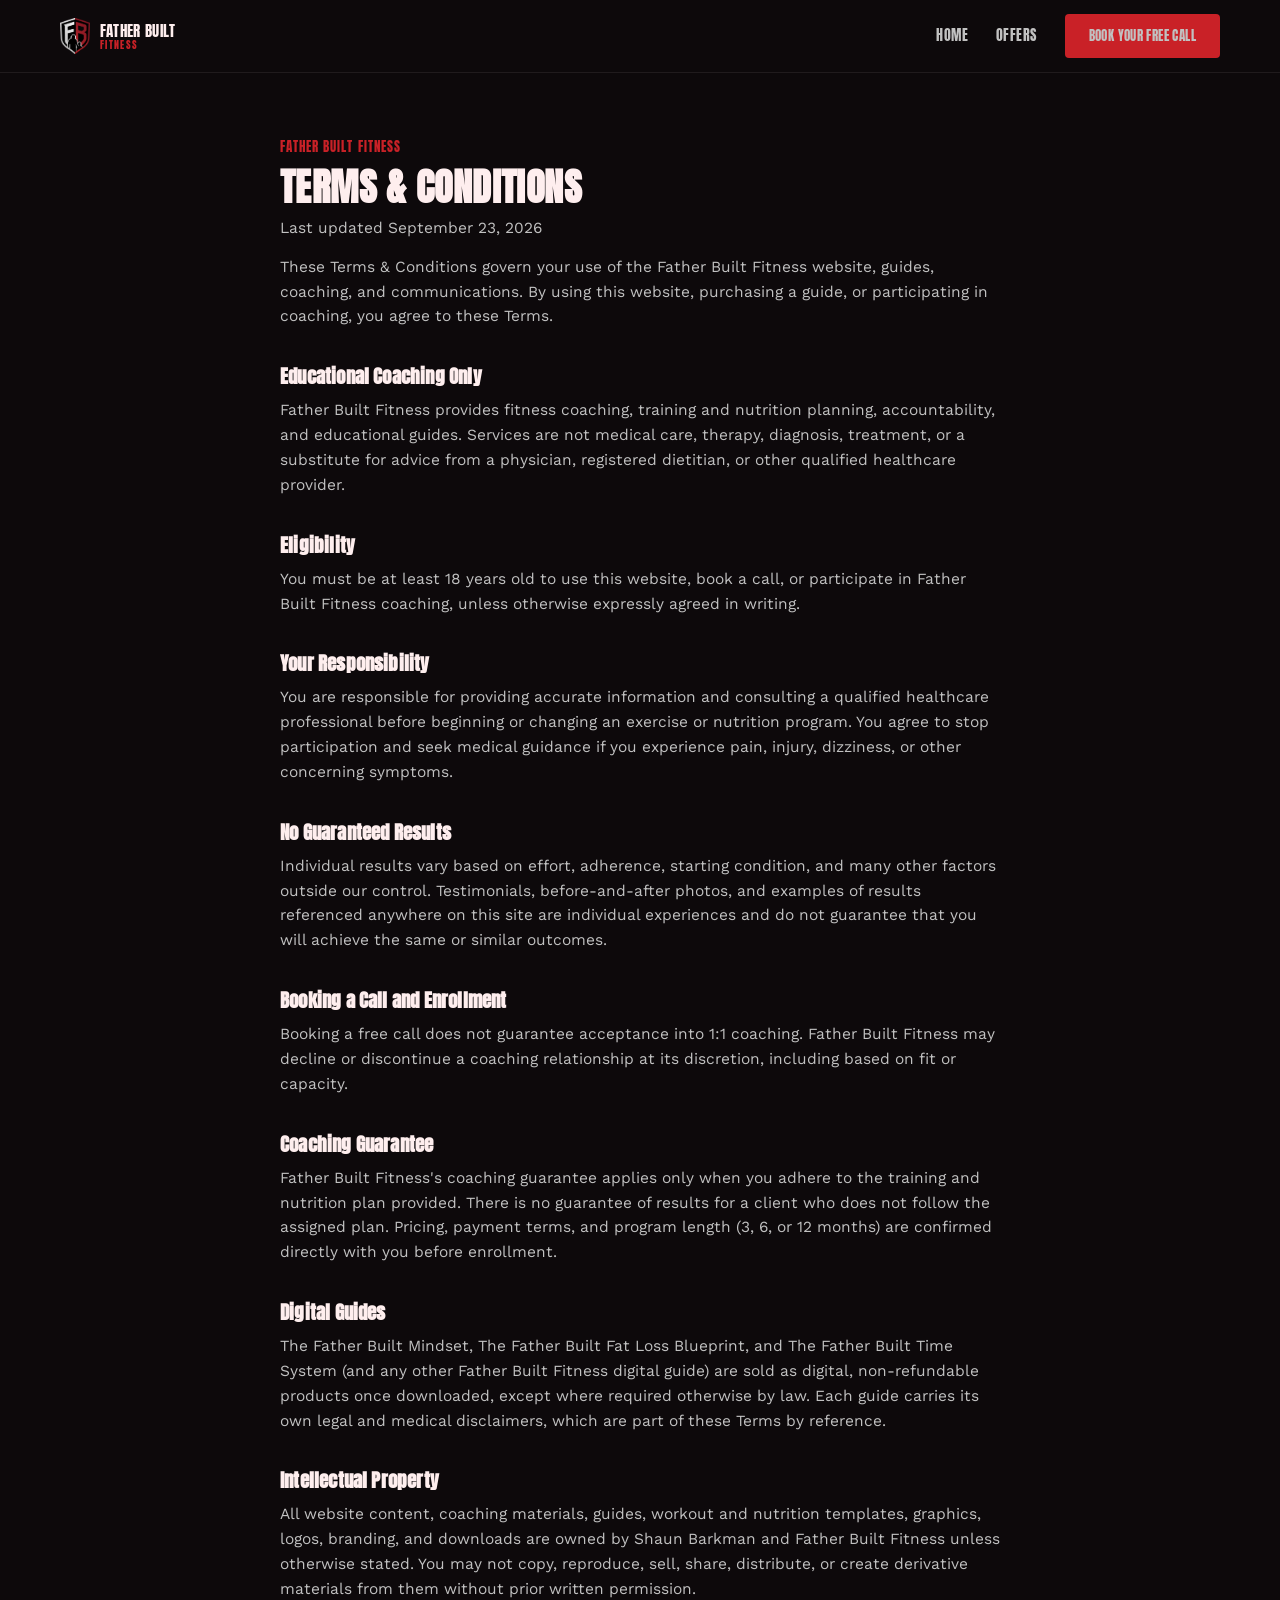
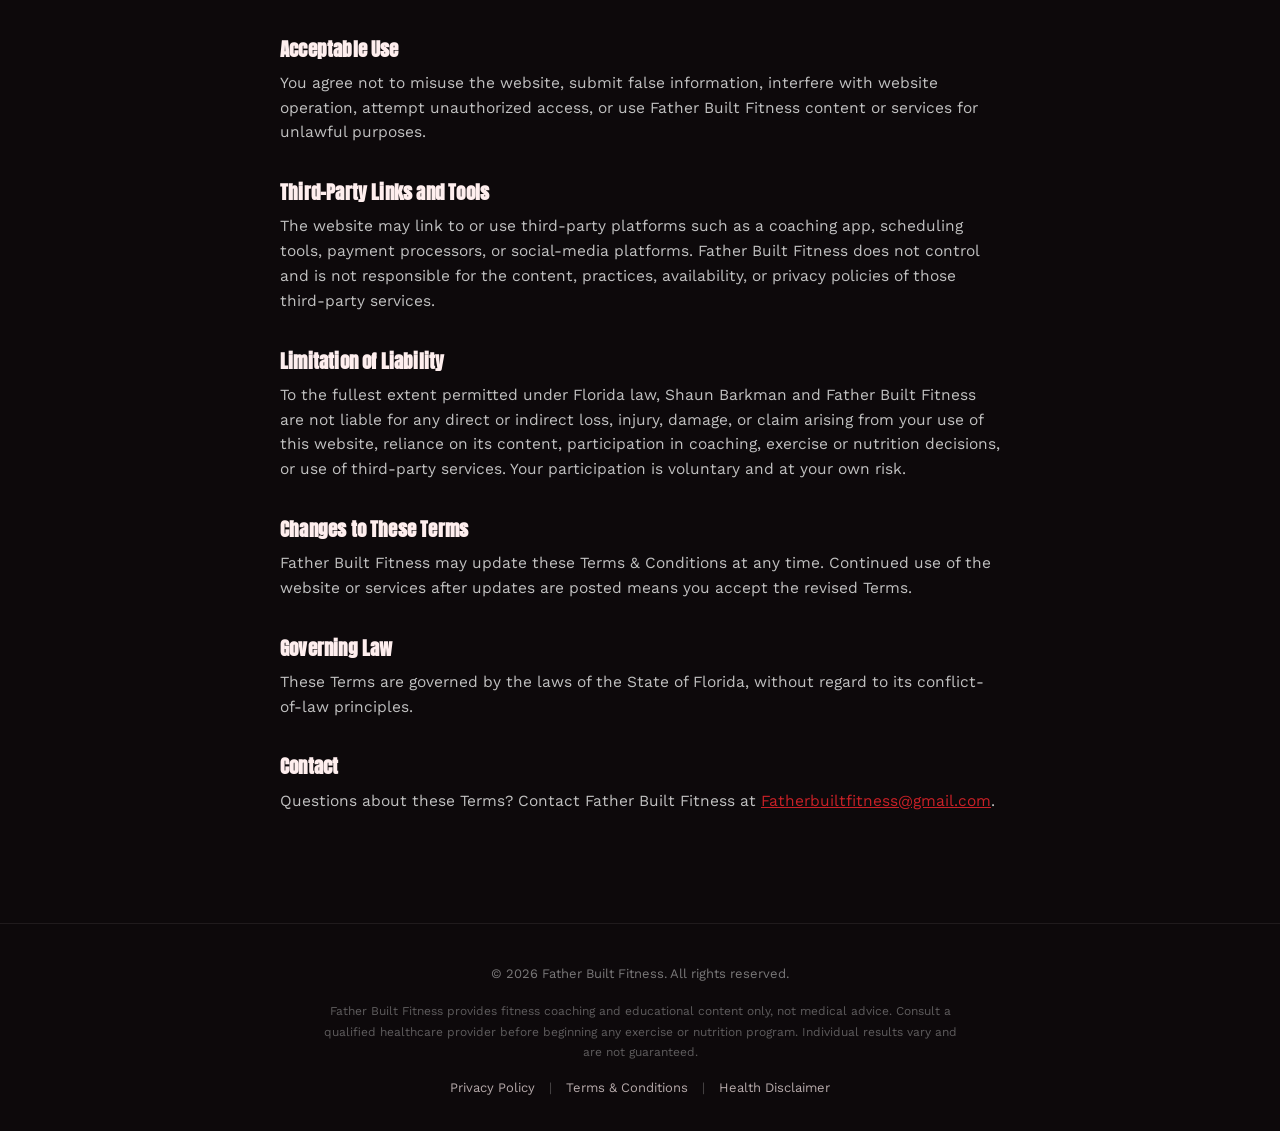
<file: terms.html>
<!DOCTYPE html>
<html lang="en">
<head>
<meta charset="UTF-8">
<meta name="viewport" content="width=device-width, initial-scale=1.0">
<title>Terms &amp; Conditions | Father Built Fitness</title>
<meta name="description" content="Terms and conditions for Father Built Fitness coaching, guides, and website use.">
<link rel="preconnect" href="https://fonts.googleapis.com">
<link rel="preconnect" href="https://fonts.gstatic.com" crossorigin>
<link href="https://fonts.googleapis.com/css2?family=Anton&family=Work+Sans:wght@400;500;600;700&display=swap" rel="stylesheet">
<link rel="stylesheet" href="css/styles.css?v=21">
</head>
<body>

<header class="site-header">
  <div class="container">
    <a href="/" class="site-logo" aria-label="Father Built Fitness home">
      <img src="images/logo-shield.png?v=2" alt="">
      <span>FATHER BUILT<em>FITNESS</em></span>
    </a>
    <nav class="site-nav" aria-label="Primary">
      <a href="index.html">Home</a>
      <a href="offers/">Offers</a>
      <a href="coaching/" class="btn btn-primary">Book Your Free Call</a>
    </nav>
    <button class="nav-toggle" aria-label="Open menu" aria-expanded="false">
      <svg width="22" height="22" viewBox="0 0 24 24" fill="none" stroke="currentColor" stroke-width="2" stroke-linecap="round">
        <line x1="3" y1="6" x2="21" y2="6"></line>
        <line x1="3" y1="12" x2="21" y2="12"></line>
        <line x1="3" y1="18" x2="21" y2="18"></line>
      </svg>
    </button>
  </div>
  <nav class="mobile-menu" data-open="false" aria-label="Mobile">
    <a href="index.html">Home</a>
    <a href="offers/">Offers</a>
    <a href="coaching/" class="btn btn-primary">Book Your Free Call</a>
  </nav>
</header>

<main class="legal-main">
  <div class="container legal-container">
    <p class="eyebrow">Father Built Fitness</p>
    <h1>Terms &amp; Conditions</h1>
    <p class="legal-updated">Last updated September 23, 2026</p>

    <p class="legal-intro">
      These Terms &amp; Conditions govern your use of the Father Built Fitness website, guides, coaching, and communications. By using this website, purchasing a guide, or participating in coaching, you agree to these Terms.
    </p>

    <h2>Educational Coaching Only</h2>
    <p>
      Father Built Fitness provides fitness coaching, training and nutrition planning, accountability, and educational guides. Services are not medical care, therapy, diagnosis, treatment, or a substitute for advice from a physician, registered dietitian, or other qualified healthcare provider.
    </p>

    <h2>Eligibility</h2>
    <p>
      You must be at least 18 years old to use this website, book a call, or participate in Father Built Fitness coaching, unless otherwise expressly agreed in writing.
    </p>

    <h2>Your Responsibility</h2>
    <p>
      You are responsible for providing accurate information and consulting a qualified healthcare professional before beginning or changing an exercise or nutrition program. You agree to stop participation and seek medical guidance if you experience pain, injury, dizziness, or other concerning symptoms.
    </p>

    <h2>No Guaranteed Results</h2>
    <p>
      Individual results vary based on effort, adherence, starting condition, and many other factors outside our control. Testimonials, before-and-after photos, and examples of results referenced anywhere on this site are individual experiences and do not guarantee that you will achieve the same or similar outcomes.
    </p>

    <h2>Booking a Call and Enrollment</h2>
    <p>
      Booking a free call does not guarantee acceptance into 1:1 coaching. Father Built Fitness may decline or discontinue a coaching relationship at its discretion, including based on fit or capacity.
    </p>

    <h2>Coaching Guarantee</h2>
    <p>
      Father Built Fitness's coaching guarantee applies only when you adhere to the training and nutrition plan provided. There is no guarantee of results for a client who does not follow the assigned plan. Pricing, payment terms, and program length (3, 6, or 12 months) are confirmed directly with you before enrollment.
    </p>

    <h2>Digital Guides</h2>
    <p>
      The Father Built Mindset, The Father Built Fat Loss Blueprint, and The Father Built Time System (and any other Father Built Fitness digital guide) are sold as digital, non-refundable products once downloaded, except where required otherwise by law. Each guide carries its own legal and medical disclaimers, which are part of these Terms by reference.
    </p>

    <h2>Intellectual Property</h2>
    <p>
      All website content, coaching materials, guides, workout and nutrition templates, graphics, logos, branding, and downloads are owned by Shaun Barkman and Father Built Fitness unless otherwise stated. You may not copy, reproduce, sell, share, distribute, or create derivative materials from them without prior written permission.
    </p>

    <h2>Acceptable Use</h2>
    <p>
      You agree not to misuse the website, submit false information, interfere with website operation, attempt unauthorized access, or use Father Built Fitness content or services for unlawful purposes.
    </p>

    <h2>Third-Party Links and Tools</h2>
    <p>
      The website may link to or use third-party platforms such as a coaching app, scheduling tools, payment processors, or social-media platforms. Father Built Fitness does not control and is not responsible for the content, practices, availability, or privacy policies of those third-party services.
    </p>

    <h2>Limitation of Liability</h2>
    <p>
      To the fullest extent permitted under Florida law, Shaun Barkman and Father Built Fitness are not liable for any direct or indirect loss, injury, damage, or claim arising from your use of this website, reliance on its content, participation in coaching, exercise or nutrition decisions, or use of third-party services. Your participation is voluntary and at your own risk.
    </p>

    <h2>Changes to These Terms</h2>
    <p>
      Father Built Fitness may update these Terms &amp; Conditions at any time. Continued use of the website or services after updates are posted means you accept the revised Terms.
    </p>

    <h2>Governing Law</h2>
    <p>
      These Terms are governed by the laws of the State of Florida, without regard to its conflict-of-law principles.
    </p>

    <h2>Contact</h2>
    <p>
      Questions about these Terms? Contact Father Built Fitness at <a href="mailto:Fatherbuiltfitness@gmail.com">Fatherbuiltfitness@gmail.com</a>.
    </p>
  </div>
</main>

<footer class="site-footer">
  <div class="container">
    <p class="footer-copyright">&copy; 2026 Father Built Fitness. All rights reserved.</p>
    <p class="footer-legal-note">
      Father Built Fitness provides fitness coaching and educational content only, not medical advice. Consult a qualified healthcare provider before beginning any exercise or nutrition program. Individual results vary and are not guaranteed.
    </p>
    <p class="footer-legal-links">
      <a href="privacy.html">Privacy Policy</a>
      <span aria-hidden="true">|</span>
      <a href="terms.html">Terms &amp; Conditions</a>
      <span aria-hidden="true">|</span>
      <a href="disclaimer.html">Health Disclaimer</a>
    </p>
  </div>
</footer>

<button class="back-to-top" id="back-to-top" aria-label="Back to top" type="button">
  <svg width="20" height="20" viewBox="0 0 24 24" fill="none" stroke="currentColor" stroke-width="2.2" stroke-linecap="round" stroke-linejoin="round">
    <line x1="12" y1="19" x2="12" y2="5"></line>
    <polyline points="6 11 12 5 18 11"></polyline>
  </svg>
</button>

<script src="js/main.js?v=1"></script>
</body>
</html>
</file>
<file: css/styles.css>
/* Father Built Fitness — main landing page
   Fonts: Beachwood (brand board) is a paid display font, not licensed/available here.
   Using Anton as the closest free stand-in until Guilherme provides the licensed font file. */

:root {
  --color-black: #0d090b;
  --color-black-soft: #161114;
  --color-red: #c92127;
  --color-dark-red: #7c1824;
  --color-grey: #c1c1c1;
  --color-white: #feeeee;

  --font-display: "Anton", "Impact", sans-serif;
  --font-title2: "Impact", "Anton", sans-serif;
  --font-body: "Work Sans", sans-serif;

  --ease-out: cubic-bezier(0.23, 1, 0.32, 1);
  --ease-in-out: cubic-bezier(0.77, 0, 0.175, 1);

  --max-width: 1200px;
}

* {
  box-sizing: border-box;
}

/* Any element with a `display` rule (buttons especially) can silently defeat
   the native [hidden] attribute at equal specificity. Force it to always win,
   site-wide, so toggling .hidden via JS never fights a component's own CSS. */
[hidden] {
  display: none !important;
}

html {
  scroll-behavior: smooth;
}

body {
  margin: 0;
  background: var(--color-black);
  color: var(--color-grey);
  font-family: var(--font-body);
  line-height: 1.6;
  -webkit-font-smoothing: antialiased;
}

img {
  max-width: 100%;
  display: block;
}

a {
  color: inherit;
}

.container {
  width: 100%;
  max-width: var(--max-width);
  margin: 0 auto;
  padding: 0 20px;
}

h1, h2, h3 {
  font-family: var(--font-display);
  color: var(--color-white);
  text-transform: uppercase;
  letter-spacing: 0.01em;
  margin: 0;
  line-height: 1.1;
}

p {
  margin: 0;
}

/* ---------- Buttons ---------- */

.btn {
  display: inline-flex;
  align-items: center;
  justify-content: center;
  gap: 8px;
  padding: 16px 32px;
  border-radius: 4px;
  font-family: var(--font-title2);
  font-size: 15px;
  letter-spacing: 0.04em;
  text-transform: uppercase;
  text-decoration: none;
  white-space: nowrap;
  border: 2px solid transparent;
  cursor: pointer;
  transition: transform 160ms var(--ease-out), background-color 200ms ease, border-color 200ms ease;
}

.btn:active {
  transform: scale(0.97);
}

.btn-primary {
  background: var(--color-red);
  color: var(--color-white);
}

.btn-primary:hover {
  background: #e0262c;
}

.btn-secondary {
  background: transparent;
  border-color: var(--color-grey);
  color: var(--color-white);
}

.btn-secondary:hover {
  border-color: var(--color-white);
  background: rgba(254, 238, 238, 0.06);
}

.btn-row {
  display: flex;
  flex-wrap: wrap;
  justify-content: center;
  gap: 16px;
}

.about-copy .btn-row {
  justify-content: flex-start;
}

/* ---------- Header ---------- */

.site-header {
  position: sticky;
  top: 0;
  z-index: 50;
  background: var(--color-black);
  border-bottom: 1px solid rgba(254, 238, 238, 0.08);
}

.site-header .container {
  display: flex;
  align-items: center;
  justify-content: space-between;
  height: 72px;
}

.site-logo {
  display: flex;
  align-items: center;
  gap: 10px;
  text-decoration: none;
}

.site-logo img {
  height: 36px;
  width: auto;
}

.site-logo span {
  font-family: var(--font-display);
  color: var(--color-white);
  font-size: 15px;
  letter-spacing: 0.02em;
  line-height: 1;
}

.site-logo span em {
  display: block;
  font-style: normal;
  color: var(--color-red);
  font-size: 10px;
  letter-spacing: 0.14em;
  margin-top: 2px;
}

.site-nav {
  display: none;
}

@media (min-width: 768px) {
  .site-nav {
    display: flex;
    align-items: center;
    gap: 28px;
  }

  .site-nav a {
    font-family: var(--font-title2);
    font-size: 14px;
    letter-spacing: 0.03em;
    text-transform: uppercase;
    text-decoration: none;
    color: var(--color-grey);
    transition: color 160ms ease;
  }

  .site-nav a:hover {
    color: var(--color-white);
  }

  .site-nav .btn {
    padding: 10px 22px;
    font-size: 13px;
  }
}

.nav-toggle {
  display: flex;
  align-items: center;
  justify-content: center;
  width: 40px;
  height: 40px;
  background: none;
  border: none;
  color: var(--color-white);
  cursor: pointer;
}

@media (min-width: 768px) {
  .nav-toggle {
    display: none;
  }
}

.mobile-menu {
  display: none;
  flex-direction: column;
  gap: 4px;
  background: var(--color-black-soft);
  border-bottom: 1px solid rgba(254, 238, 238, 0.08);
}

.mobile-menu[data-open="true"] {
  display: flex;
}

.mobile-menu a {
  padding: 16px 20px;
  text-decoration: none;
  color: var(--color-grey);
  font-family: var(--font-title2);
  text-transform: uppercase;
  font-size: 14px;
  letter-spacing: 0.03em;
  border-bottom: 1px solid rgba(254, 238, 238, 0.06);
}

.mobile-menu .btn {
  margin: 12px 20px 16px;
}

@media (min-width: 768px) {
  .mobile-menu {
    display: none !important;
  }
}

/* ---------- Offer page header (no nav, small centered logo) ---------- */

.offer-header {
  position: absolute;
  top: 0;
  left: 0;
  right: 0;
  z-index: 5;
  display: flex;
  justify-content: center;
  padding: 24px 0;
  background: transparent;
}

/* Offer-header floats over the page's own first-section background (no
   separate header bar), so that section needs extra top padding to clear
   the logo, and its gradient (if any) now starts from the true page top. */
.offer-header ~ main > section:first-child {
  padding-top: 104px;
}

.offer-logo img {
  height: 40px;
  width: auto;
  display: block;
}

/* ---------- Hero ---------- */

.hero {
  position: relative;
  padding: 56px 0 72px;
  background:
    radial-gradient(ellipse 80% 60% at 50% 0%, rgba(201, 33, 39, 0.22), transparent 60%),
    var(--color-black);
  overflow: hidden;
}

.hero-bg {
  position: absolute;
  inset: 0;
  background-image: url("../images/hero-bg.jpg");
  background-size: cover;
  background-position: center 20%;
  background-attachment: fixed;
  opacity: 0.32;
  filter: grayscale(35%);
}

@media (max-width: 767px) {
  .hero-bg {
    background-attachment: scroll;
  }
}

.hero::after {
  content: "";
  position: absolute;
  inset: 0;
  background:
    linear-gradient(180deg, rgba(13, 9, 11, 0.55) 0%, rgba(13, 9, 11, 0.75) 55%, var(--color-black) 100%),
    linear-gradient(rgba(254, 238, 238, 0.025) 1px, transparent 1px),
    linear-gradient(90deg, rgba(254, 238, 238, 0.025) 1px, transparent 1px);
  background-size: 100% 100%, 48px 48px, 48px 48px;
  pointer-events: none;
}

.hero .container {
  position: relative;
  z-index: 1;
  display: flex;
  flex-direction: column;
  align-items: center;
  text-align: center;
  gap: 24px;
}

.hero h1 {
  font-size: clamp(1.9rem, 4.2vw, 3.1rem);
  max-width: 22ch;
  margin-left: auto;
  margin-right: auto;
}

.hero h1 em {
  font-style: normal;
  color: var(--color-red);
}

.hero-subhead {
  max-width: 52ch;
  font-size: clamp(1rem, 2vw, 1.15rem);
  color: var(--color-grey);
}

.hero-video-slot {
  width: 100%;
  max-width: 720px;
  aspect-ratio: 16 / 9;
  border-radius: 8px;
  border: 1px solid rgba(254, 238, 238, 0.14);
  background: var(--color-black-soft);
  display: flex;
  align-items: center;
  justify-content: center;
  color: rgba(254, 238, 238, 0.45);
  font-family: var(--font-title2);
  text-transform: uppercase;
  letter-spacing: 0.04em;
  font-size: 14px;
  text-align: center;
  padding: 20px;
}

.hero-cta-note {
  font-size: 14px;
  color: rgba(193, 193, 193, 0.85);
}

/* ---------- Section shared ---------- */

section {
  padding: 88px 0;
}

.section-black {
  background: var(--color-black);
}

.section-soft {
  background: var(--color-black-soft);
}

.section-head {
  max-width: 46ch;
  margin: 0 auto 48px;
  text-align: center;
}

.section-head h2 {
  font-size: clamp(1.8rem, 4vw, 2.6rem);
}

.section-head + .section-head {
  margin-top: 40px;
}

.eyebrow {
  display: block;
  font-family: var(--font-title2);
  color: var(--color-red);
  text-transform: uppercase;
  letter-spacing: 0.14em;
  font-size: 13px;
  margin-bottom: 10px;
}

/* ---------- About ---------- */

.about-grid {
  display: grid;
  grid-template-columns: 1fr;
  gap: 40px;
  align-items: center;
}

@media (min-width: 900px) {
  .about-grid {
    grid-template-columns: 0.85fr 1.15fr;
    gap: 64px;
  }
}

.about-photo {
  aspect-ratio: 4 / 5;
  border-radius: 8px;
  border: 1px solid rgba(254, 238, 238, 0.14);
  background: var(--color-black);
  overflow: hidden;
  color: rgba(254, 238, 238, 0.4);
  font-family: var(--font-title2);
  text-transform: uppercase;
  font-size: 13px;
  letter-spacing: 0.04em;
  text-align: center;
}

.about-photo:empty,
.about-photo:not(:has(img)) {
  display: flex;
  align-items: center;
  justify-content: center;
  padding: 24px;
}

.about-photo--floating {
  background: transparent;
  border: none;
  aspect-ratio: auto;
}

.about-photo--floating img {
  object-fit: contain;
  object-position: center;
  width: 100%;
  height: auto;
  filter: drop-shadow(0 25px 40px rgba(0, 0, 0, 0.55));
}

.about-photo img {
  width: 100%;
  height: 100%;
  object-fit: cover;
  object-position: center 15%;
  display: block;
}

.about-copy h1,
.about-copy h2 {
  font-size: clamp(1.8rem, 4vw, 2.4rem);
  margin-bottom: 20px;
}

.about-copy p {
  font-size: 1.05rem;
  margin-bottom: 16px;
}

.about-copy .accent {
  color: var(--color-white);
}

.about-note {
  margin-top: 24px;
  padding: 16px 20px;
  border-left: 3px solid var(--color-red);
  background: rgba(201, 33, 39, 0.08);
  font-size: 0.92rem;
  color: rgba(193, 193, 193, 0.9);
}

.story-extra {
  margin-top: 0;
}

.story-extra p:first-child {
  margin-top: 0;
}

.story-toggle {
  margin-top: 8px;
}

/* ---------- What You Get ---------- */

.pillars {
  display: grid;
  grid-template-columns: 1fr;
  gap: 24px;
}

@media (min-width: 768px) {
  .pillars {
    grid-template-columns: repeat(3, 1fr);
  }
}

.pillars {
  perspective: 1200px;
}

.pillar {
  padding: 32px 28px;
  background: var(--color-black-soft);
  border-top: 3px solid var(--color-red);
  border-radius: 6px;
  transform: rotateX(var(--tilt-x, 0deg)) rotateY(var(--tilt-y, 0deg)) translateZ(0);
  transition: transform 200ms var(--ease-out), box-shadow 200ms var(--ease-out);
  will-change: transform;
}

@media (hover: hover) and (pointer: fine) {
  .pillar:hover {
    box-shadow: 0 18px 40px rgba(0, 0, 0, 0.45);
  }
}

.icon-badge {
  width: 56px;
  height: 56px;
  display: flex;
  align-items: center;
  justify-content: center;
  border-radius: 10px;
  background: rgba(201, 33, 39, 0.14);
  margin-bottom: 20px;
}

.pillar-icon {
  width: 26px;
  height: 26px;
  color: var(--color-red);
}

.pillar .icon-badge {
  margin-bottom: 20px;
}

.pillar h3 {
  font-size: 1.15rem;
  margin-bottom: 12px;
}

.pillar p {
  font-size: 0.98rem;
  color: var(--color-grey);
}

/* ---------- Gear / Brand ---------- */

.gear-grid {
  display: grid;
  grid-template-columns: repeat(2, 1fr);
  gap: 16px;
}

@media (min-width: 768px) {
  .gear-grid {
    grid-template-columns: repeat(4, 1fr);
    gap: 20px;
  }
}

.gear-item {
  aspect-ratio: 1 / 1;
  border-radius: 8px;
  overflow: hidden;
  border: 1px solid rgba(254, 238, 238, 0.1);
}

.gear-item img {
  width: 100%;
  height: 100%;
  object-fit: cover;
  transition: transform 300ms var(--ease-out);
}

@media (hover: hover) and (pointer: fine) {
  .gear-item:hover img {
    transform: scale(1.05);
  }
}

/* ---------- Objections list ---------- */

.objections-list {
  list-style: none;
  margin: 0 auto;
  padding: 0;
  max-width: 760px;
  display: flex;
  flex-direction: column;
  gap: 20px;
}

.objections-list li {
  padding: 20px 24px;
  background: var(--color-black-soft);
  border-left: 3px solid var(--color-red);
  border-radius: 4px;
  font-size: 0.98rem;
  color: var(--color-grey);
}

.objections-list strong {
  display: block;
  color: var(--color-white);
  font-family: var(--font-title2);
  font-size: 0.98rem;
  margin-bottom: 8px;
}

/* ---------- Why grid ---------- */

.why-grid {
  display: grid;
  grid-template-columns: 1fr;
  gap: 32px;
  max-width: 900px;
  margin: 0 auto;
}

@media (min-width: 768px) {
  .why-grid {
    grid-template-columns: repeat(3, 1fr);
  }
}

.why-item h3 {
  font-size: 1.1rem;
  margin-bottom: 10px;
  color: var(--color-red);
  text-transform: none;
}

.why-item p {
  font-size: 0.95rem;
  color: var(--color-grey);
}

/* ---------- FAQ ---------- */

.faq-shell {
  max-width: 780px;
}

.faq-list {
  display: flex;
  flex-direction: column;
  gap: 1px;
  background: rgba(254, 238, 238, 0.08);
  border-radius: 8px;
  overflow: hidden;
}

.faq-item {
  background: var(--color-black-soft);
}

.faq-question {
  width: 100%;
  text-align: left;
  padding: 18px 22px;
  background: none;
  border: none;
  color: var(--color-white);
  font-family: var(--font-title2);
  font-size: 0.98rem;
  cursor: pointer;
  display: flex;
  justify-content: space-between;
  align-items: center;
  gap: 16px;
}

.faq-question::after {
  content: "+";
  font-family: var(--font-display);
  color: var(--color-red);
  font-size: 1.2rem;
  flex-shrink: 0;
  transition: transform 200ms var(--ease-out);
}

.faq-question[aria-expanded="true"]::after {
  transform: rotate(45deg);
}

.faq-answer {
  padding: 0 22px 20px;
  font-size: 0.94rem;
  color: var(--color-grey);
}

/* ---------- Framework (Mind / Body / Time) ---------- */

.section-subhead {
  margin-top: 12px;
  font-size: 1rem;
  color: rgba(193, 193, 193, 0.85);
}

.framework-section,
.why-section {
  position: relative;
  overflow: hidden;
}

.framework-bg {
  position: absolute;
  inset: 0;
  background-image: url("../images/merch-cap-back.jpg");
  background-size: cover;
  background-position: center 25%;
  opacity: 0.16;
  filter: grayscale(40%);
}

.framework-section::after {
  content: "";
  position: absolute;
  inset: 0;
  background: linear-gradient(180deg, var(--color-black-soft) 0%, rgba(22, 17, 20, 0.85) 40%, var(--color-black-soft) 100%);
  pointer-events: none;
}

.why-section::after {
  content: "";
  position: absolute;
  inset: 0;
  background: linear-gradient(180deg, var(--color-black) 0%, rgba(13, 9, 11, 0.82) 40%, var(--color-black) 100%);
  pointer-events: none;
}

.framework-section .container,
.why-section .container {
  position: relative;
  z-index: 1;
}

.framework-flow {
  display: flex;
  flex-direction: column;
  align-items: center;
  gap: 20px;
  max-width: 980px;
  margin: 0 auto;
}

@media (min-width: 900px) {
  .framework-flow {
    flex-direction: row;
    align-items: stretch;
  }
}

.framework-item {
  flex: 1;
  text-align: center;
  padding: 8px 12px;
}

.framework-label {
  display: block;
  font-family: var(--font-display);
  font-size: 2.2rem;
  color: var(--color-red);
  text-transform: uppercase;
  margin-bottom: 10px;
  letter-spacing: 0.02em;
}

.framework-item p {
  font-size: 0.95rem;
  color: var(--color-grey);
}

.framework-arrow {
  font-family: var(--font-display);
  font-size: 1.6rem;
  color: rgba(254, 238, 238, 0.25);
  transform: rotate(90deg);
}

@media (min-width: 900px) {
  .framework-arrow {
    transform: none;
    align-self: center;
  }
}

.framework-note {
  margin-top: 48px;
  text-align: center;
  max-width: 56ch;
  margin-left: auto;
  margin-right: auto;
  font-size: 0.9rem;
  color: rgba(193, 193, 193, 0.65);
}

/* ---------- Pull quote ---------- */

.quote-section {
  padding: 72px 0;
  background: var(--color-black);
  border-top: 1px solid rgba(254, 238, 238, 0.06);
  border-bottom: 1px solid rgba(254, 238, 238, 0.06);
}

.pull-quote {
  max-width: 780px;
  margin: 0 auto;
  text-align: center;
}

.pull-quote p {
  font-family: var(--font-display);
  font-size: clamp(1.4rem, 3.4vw, 2.1rem);
  color: var(--color-white);
  text-transform: uppercase;
  line-height: 1.25;
  margin-bottom: 20px;
}

.pull-quote cite {
  font-style: normal;
  font-family: var(--font-title2);
  font-size: 13px;
  letter-spacing: 0.04em;
  text-transform: uppercase;
  color: var(--color-red);
}

/* ---------- How It Works ---------- */

.steps {
  display: grid;
  grid-template-columns: 1fr;
  gap: 0;
  counter-reset: step;
}

@media (min-width: 768px) {
  .steps {
    grid-template-columns: repeat(4, 1fr);
  }
}

.step {
  position: relative;
  padding: 32px 24px 24px;
  border-left: 2px solid rgba(254, 238, 238, 0.12);
}

@media (min-width: 768px) {
  .step {
    border-left: none;
    border-top: 2px solid rgba(254, 238, 238, 0.12);
  }
}

.step-number {
  counter-increment: step;
  font-family: var(--font-display);
  font-size: 2rem;
  color: var(--color-red);
  margin-bottom: 12px;
}

.step-number::before {
  content: counter(step, decimal-leading-zero);
}

.step h3 {
  font-size: 1.05rem;
  margin-bottom: 8px;
}

.step p {
  font-size: 0.92rem;
}

/* ---------- Real Results ---------- */

.result-card {
  max-width: 760px;
  margin: 0 auto;
  background: var(--color-black-soft);
  border-radius: 8px;
  overflow: hidden;
  border: 1px solid rgba(254, 238, 238, 0.1);
  transform: rotateX(var(--tilt-x, 0deg)) rotateY(var(--tilt-y, 0deg)) translateZ(0);
  transition: transform 250ms var(--ease-out), box-shadow 250ms var(--ease-out);
  will-change: transform;
}

@media (hover: hover) and (pointer: fine) {
  .result-card:hover {
    box-shadow: 0 24px 50px rgba(0, 0, 0, 0.5);
  }
}

.result-card img {
  width: 100%;
}

.result-caption {
  padding: 24px 28px 28px;
}

.result-caption .result-number {
  font-family: var(--font-display);
  color: var(--color-red);
  font-size: 1.6rem;
  display: block;
  margin-bottom: 8px;
}

.result-caption p {
  font-size: 0.95rem;
}

/* ---------- Final CTA ---------- */

.final-cta {
  text-align: center;
  background:
    radial-gradient(ellipse 70% 100% at 50% 100%, rgba(201, 33, 39, 0.2), transparent 65%),
    var(--color-black);
}

.final-cta h2 {
  font-size: clamp(1.8rem, 4.5vw, 2.8rem);
  margin-bottom: 32px;
  max-width: 18ch;
  margin-left: auto;
  margin-right: auto;
}

.final-cta .btn-row {
  justify-content: center;
}

/* ---------- Footer ---------- */

.site-footer {
  padding: 40px 0 32px;
  background: var(--color-black);
  border-top: 1px solid rgba(254, 238, 238, 0.08);
  text-align: center;
  font-size: 13px;
  color: rgba(193, 193, 193, 0.6);
}

.footer-copyright {
  margin-bottom: 16px;
}

.footer-legal-note {
  max-width: 640px;
  margin: 0 auto 16px;
  font-size: 12px;
  line-height: 1.7;
  color: rgba(193, 193, 193, 0.45);
}

.footer-legal-links a {
  color: rgba(254, 238, 238, 0.7);
  text-decoration: none;
}

.footer-legal-links a:hover {
  color: var(--color-white);
  text-decoration: underline;
}

.footer-legal-links span {
  margin: 0 10px;
  color: rgba(193, 193, 193, 0.35);
}

/* ---------- Legal pages ---------- */

.legal-main {
  padding: 64px 0 96px;
}

.legal-container {
  max-width: 760px;
}

.legal-container .eyebrow {
  font-family: var(--font-title2);
  color: var(--color-red);
  text-transform: uppercase;
  letter-spacing: 0.08em;
  font-size: 13px;
  margin-bottom: 8px;
}

.legal-container h1 {
  font-size: clamp(1.8rem, 4vw, 2.4rem);
  margin-bottom: 8px;
}

.legal-updated {
  color: rgba(193, 193, 193, 0.6);
  font-size: 13px;
  margin-bottom: 32px;
}

.legal-intro {
  font-size: 1.02rem;
  margin-bottom: 32px;
  color: var(--color-grey);
}

.legal-container h2 {
  font-size: 1.2rem;
  text-transform: none;
  margin-top: 36px;
  margin-bottom: 12px;
  color: var(--color-white);
}

.legal-container p,
.legal-container li {
  font-size: 0.97rem;
  margin-bottom: 14px;
  color: var(--color-grey);
}

.legal-container a {
  color: var(--color-red);
}

.legal-note-box {
  margin: 28px 0;
  padding: 18px 22px;
  background: var(--color-black-soft);
  border-left: 3px solid var(--color-red);
  border-radius: 4px;
  font-size: 0.92rem;
}

/* ---------- Booking widget (design preview, not yet wired to a live backend) ---------- */

.booking-page {
  min-height: 100dvh;
  display: flex;
  flex-direction: column;
}

.booking-hero {
  padding: 64px 0 32px;
  text-align: center;
  background:
    radial-gradient(ellipse 70% 50% at 50% 0%, rgba(201, 33, 39, 0.18), transparent 60%),
    var(--color-black);
}

.booking-hero h1 {
  font-size: clamp(1.8rem, 4vw, 2.6rem);
  max-width: 20ch;
  margin: 0 auto 12px;
}

.booking-hero p {
  color: var(--color-grey);
  max-width: 46ch;
  margin: 0 auto;
}

.booking-shell {
  padding: 0 0 80px;
}

.booking-card {
  max-width: 460px;
  margin: 0 auto;
  background: var(--color-black-soft);
  border: 1px solid rgba(254, 238, 238, 0.1);
  border-radius: 10px;
  padding: 28px;
}

.booking-step-heading {
  font-family: var(--font-title2);
  text-transform: uppercase;
  letter-spacing: 0.03em;
  font-size: 14px;
  color: var(--color-white);
  margin: 0 0 16px;
}

.booking-calendar-header {
  display: flex;
  align-items: center;
  justify-content: space-between;
  margin-bottom: 14px;
}

.booking-cal-nav {
  width: 32px;
  height: 32px;
  border-radius: 50%;
  border: 1px solid rgba(254, 238, 238, 0.16);
  background: transparent;
  color: var(--color-white);
  cursor: pointer;
  font-size: 16px;
  transition: background-color 160ms ease, transform 160ms var(--ease-out);
}

.booking-cal-nav:hover {
  background: rgba(254, 238, 238, 0.08);
}

.booking-cal-nav:active {
  transform: scale(0.92);
}

.booking-calendar-month {
  font-family: var(--font-title2);
  font-size: 14px;
  text-transform: uppercase;
  letter-spacing: 0.03em;
}

.booking-calendar-weekdays,
.booking-calendar-grid {
  display: grid;
  grid-template-columns: repeat(7, 1fr);
  gap: 4px;
  text-align: center;
}

.booking-calendar-weekdays {
  font-size: 11px;
  text-transform: uppercase;
  letter-spacing: 0.04em;
  color: rgba(193, 193, 193, 0.55);
  margin-bottom: 6px;
}

.booking-day {
  aspect-ratio: 1;
  display: flex;
  align-items: center;
  justify-content: center;
  border-radius: 6px;
  font-size: 13px;
  background: transparent;
  border: 1px solid transparent;
  color: rgba(193, 193, 193, 0.35);
  cursor: default;
}

.booking-day[data-available="true"] {
  color: var(--color-white);
  border-color: rgba(254, 238, 238, 0.14);
  cursor: pointer;
  transition: transform 160ms var(--ease-out), background-color 160ms ease, border-color 160ms ease;
}

.booking-day[data-available="true"]:hover {
  background: rgba(201, 33, 39, 0.12);
  border-color: var(--color-red);
}

.booking-day[data-selected="true"] {
  background: var(--color-red);
  border-color: var(--color-red);
  color: var(--color-white);
}

.booking-times {
  margin-top: 24px;
}

.booking-slots-times {
  display: grid;
  grid-template-columns: repeat(2, 1fr);
  gap: 10px;
}

.booking-time-btn {
  padding: 12px;
  border-radius: 6px;
  border: 1px solid rgba(254, 238, 238, 0.14);
  background: transparent;
  color: var(--color-white);
  font-family: var(--font-body);
  font-size: 14px;
  cursor: pointer;
  transition: transform 160ms var(--ease-out), background-color 160ms ease, border-color 160ms ease;
}

.booking-time-btn:hover {
  border-color: var(--color-red);
  background: rgba(201, 33, 39, 0.1);
}

.booking-time-btn:active {
  transform: scale(0.96);
}

.booking-recap {
  margin-bottom: 20px;
  padding: 14px 16px;
  background: var(--color-black);
  border-radius: 6px;
  font-size: 0.92rem;
  color: var(--color-grey);
}

.booking-field {
  margin-bottom: 16px;
}

.booking-field span {
  display: block;
  font-size: 13px;
  color: var(--color-grey);
  margin-bottom: 6px;
}

.booking-field input {
  width: 100%;
  padding: 12px 14px;
  border-radius: 6px;
  border: 1px solid rgba(254, 238, 238, 0.16);
  background: var(--color-black);
  color: var(--color-white);
  font-family: var(--font-body);
  font-size: 15px;
}

.booking-field input:focus {
  outline: none;
  border-color: var(--color-red);
}

.booking-field input::placeholder {
  color: rgba(193, 193, 193, 0.4);
}

.booking-form-actions {
  display: flex;
  gap: 12px;
  margin-top: 20px;
}

.booking-form-actions .btn {
  flex: 1;
}

.booking-confirm {
  text-align: center;
  padding: 12px 0;
}

.booking-confirm-icon {
  width: 52px;
  height: 52px;
  border-radius: 50%;
  background: var(--color-red);
  color: var(--color-white);
  display: flex;
  align-items: center;
  justify-content: center;
  margin: 0 auto 16px;
  font-size: 22px;
}

.booking-confirm h3 {
  color: var(--color-white);
  font-family: var(--font-display);
  text-transform: uppercase;
  margin-bottom: 10px;
}

.booking-confirm p {
  color: var(--color-grey);
  font-size: 0.92rem;
}

.booking-preview-flag {
  max-width: 460px;
  margin: 0 auto 20px;
  padding: 12px 16px;
  border: 1px dashed rgba(254, 238, 238, 0.2);
  border-radius: 6px;
  text-align: center;
  font-size: 12px;
  color: rgba(254, 238, 238, 0.45);
  text-transform: uppercase;
  letter-spacing: 0.03em;
}

/* ---------- Apply modal ---------- */

.apply-modal {
  position: fixed;
  inset: 0;
  z-index: 100;
  display: flex;
  align-items: center;
  justify-content: center;
  padding: 20px;
}

.apply-modal[hidden] {
  display: none !important;
}

.apply-modal-backdrop {
  position: absolute;
  inset: 0;
  background: rgba(13, 9, 11, 0.78);
  backdrop-filter: blur(3px);
  cursor: pointer;
}

.apply-modal-dialog {
  position: relative;
  z-index: 1;
  width: min(520px, 100%);
  max-height: min(90vh, 720px);
  overflow-y: auto;
  background: var(--color-black-soft);
  border: 1px solid rgba(254, 238, 238, 0.12);
  border-radius: 10px;
  box-shadow: 0 32px 80px rgba(0, 0, 0, 0.5);
}

.apply-modal-close {
  position: absolute;
  top: 12px;
  right: 12px;
  z-index: 2;
  width: 36px;
  height: 36px;
  border-radius: 50%;
  border: 1px solid rgba(254, 238, 238, 0.16);
  background: var(--color-black);
  color: var(--color-white);
  font-size: 20px;
  line-height: 1;
  cursor: pointer;
  transition: background-color 160ms ease, transform 160ms var(--ease-out);
}

.apply-modal-close:hover {
  background: var(--color-red);
}

.apply-modal-body {
  padding: 32px 28px;
}

.apply-modal-body .eyebrow {
  font-family: var(--font-title2);
  color: var(--color-red);
  text-transform: uppercase;
  letter-spacing: 0.06em;
  font-size: 12px;
  margin-bottom: 6px;
}

.apply-modal-body h2 {
  font-size: 1.4rem;
  margin-bottom: 10px;
}

.apply-modal-intro {
  font-size: 0.92rem;
  color: var(--color-grey);
  margin-bottom: 24px;
}

.progress-header {
  margin-bottom: 24px;
}

.progress-steps {
  display: block;
  font-size: 12px;
  text-transform: uppercase;
  letter-spacing: 0.04em;
  color: rgba(193, 193, 193, 0.6);
  margin-bottom: 8px;
}

.progress-bar {
  height: 6px;
  border-radius: 4px;
  background: rgba(254, 238, 238, 0.08);
  overflow: hidden;
}

.progress-fill {
  display: block;
  height: 100%;
  width: 33%;
  background: var(--color-red);
  transition: width 250ms var(--ease-out);
}

.form-step-question {
  font-family: var(--font-title2);
  font-size: 0.98rem;
  color: var(--color-white);
  margin-bottom: 16px;
}

.choice-grid,
.scale-grid {
  display: grid;
  grid-template-columns: repeat(2, 1fr);
  gap: 10px;
}

.scale-grid {
  grid-template-columns: repeat(5, 1fr);
}

.choice-card {
  position: relative;
  display: block;
}

.choice-card input {
  position: absolute;
  width: 1px;
  height: 1px;
  margin: -1px;
  padding: 0;
  border: 0;
  clip: rect(0, 0, 0, 0);
  overflow: hidden;
}

.choice-card span {
  display: flex;
  align-items: center;
  justify-content: center;
  min-height: 46px;
  padding: 10px 12px;
  border-radius: 6px;
  border: 1px solid rgba(254, 238, 238, 0.14);
  background: var(--color-black);
  color: var(--color-grey);
  font-size: 0.88rem;
  text-align: center;
  cursor: pointer;
  transition: border-color 160ms ease, background-color 160ms ease, color 160ms ease;
}

.choice-card:hover span {
  border-color: rgba(254, 238, 238, 0.3);
}

.choice-card input:checked + span {
  background: var(--color-red);
  border-color: var(--color-red);
  color: var(--color-white);
}

.choice-card input:focus-visible + span {
  outline: 2px solid var(--color-red);
  outline-offset: 2px;
}

.form-navigation {
  display: flex;
  gap: 12px;
  margin-top: 28px;
}

.form-navigation .btn {
  flex: 1;
}

.apply-booking-shell .booking-card {
  border: none;
  background: none;
  padding: 0;
  max-width: none;
}

/* ---------- Back to top ---------- */

.back-to-top {
  position: fixed;
  right: 20px;
  bottom: 20px;
  z-index: 40;
  width: 46px;
  height: 46px;
  border-radius: 50%;
  border: 1px solid rgba(254, 238, 238, 0.16);
  background: var(--color-black-soft);
  color: var(--color-white);
  display: flex;
  align-items: center;
  justify-content: center;
  cursor: pointer;
  opacity: 0;
  transform: translateY(8px) scale(0.95);
  pointer-events: none;
  transition: opacity 200ms var(--ease-out), transform 200ms var(--ease-out), background-color 160ms ease, border-color 160ms ease;
}

.back-to-top[data-visible="true"] {
  opacity: 1;
  transform: translateY(0) scale(1);
  pointer-events: auto;
}

.back-to-top:hover {
  background: var(--color-red);
  border-color: var(--color-red);
}

.back-to-top:active {
  transform: scale(0.94);
}

/* ---------- Scroll reveal ---------- */

.reveal {
  opacity: 0;
  transform: translateY(16px);
  transition: opacity 500ms var(--ease-out), transform 500ms var(--ease-out);
}

.reveal.is-visible {
  opacity: 1;
  transform: translateY(0);
}

/* Tilt-capable cards need to win the cascade over the plain reveal transform once visible */
.pillar.reveal.is-visible,
.result-card.reveal.is-visible {
  transform: rotateX(var(--tilt-x, 0deg)) rotateY(var(--tilt-y, 0deg)) translateZ(0);
}

/* ---------- Offers Hub ---------- */

.offers-profile {
  text-align: center;
  max-width: 480px;
  margin: 0 auto 48px;
}

.offers-avatar {
  width: 128px;
  height: 128px;
  border-radius: 50%;
  object-fit: cover;
  object-position: center 20%;
  margin: 0 auto 20px;
  border: 3px solid var(--color-red);
  display: block;
}

.offers-title {
  font-size: clamp(1.8rem, 4vw, 2.4rem);
  margin-bottom: 12px;
}

.offers-subtitle {
  font-size: 1rem;
  color: var(--color-grey);
}

.offers-grid {
  display: grid;
  grid-template-columns: 1fr;
  gap: 20px;
  max-width: 940px;
  margin: 0 auto;
}

@media (min-width: 700px) {
  .offers-grid {
    grid-template-columns: repeat(2, 1fr);
  }
}

.offer-card {
  position: relative;
  display: block;
  overflow: hidden;
  border-radius: 8px;
  min-height: 320px;
  text-decoration: none;
  box-shadow: 0 8px 28px rgba(0, 0, 0, 0.35);
  transition: transform 200ms var(--ease-out), box-shadow 200ms var(--ease-out);
}

@media (hover: hover) and (pointer: fine) {
  .offer-card:hover {
    transform: translateY(-4px);
    box-shadow: 0 16px 40px rgba(0, 0, 0, 0.5);
  }
}

.offer-card-img {
  position: absolute;
  inset: 0;
  width: 100%;
  height: 100%;
  object-fit: cover;
  object-position: top;
}

.offer-card-plain {
  background:
    radial-gradient(ellipse 90% 70% at 50% 0%, rgba(201, 33, 39, 0.35), transparent 65%),
    var(--color-black-soft);
}

.offer-card::after {
  content: "";
  position: absolute;
  inset: 0;
  background: linear-gradient(180deg, rgba(13, 9, 11, 0.1) 0%, rgba(13, 9, 11, 0.45) 45%, rgba(13, 9, 11, 0.94) 100%);
}

.offer-card-content {
  position: relative;
  z-index: 1;
  display: flex;
  flex-direction: column;
  align-items: flex-start;
  justify-content: flex-end;
  height: 100%;
  padding: 28px 24px;
  gap: 6px;
}

.offer-card-price {
  font-family: var(--font-title2);
  color: var(--color-red);
  text-transform: uppercase;
  letter-spacing: 0.05em;
  font-size: 13px;
}

.offer-card-price .offer-card-was {
  text-decoration: line-through;
  opacity: 0.5;
  margin-left: 6px;
}

.offer-card-title {
  font-family: var(--font-display);
  color: var(--color-white);
  text-transform: uppercase;
  font-size: 1.25rem;
  line-height: 1.15;
}

.offer-card-desc {
  font-size: 0.88rem;
  color: rgba(254, 238, 238, 0.85);
}

.offer-card-btn {
  display: inline-flex;
  margin-top: 8px;
  padding: 8px 20px;
  border: 1.5px solid rgba(254, 238, 238, 0.85);
  border-radius: 999px;
  font-size: 0.78rem;
  font-weight: 600;
  color: var(--color-white);
  background: rgba(254, 238, 238, 0.08);
  transition: background 200ms var(--ease-out), border-color 200ms var(--ease-out);
}

.offer-card:hover .offer-card-btn {
  background: var(--color-red);
  border-color: var(--color-red);
}

/* ---------- Product detail pages (offer pages) ---------- */

.hero-banner-img {
  display: block;
  width: auto;
  max-width: 100%;
  max-height: 420px;
  margin: 0 auto 32px;
  border-radius: 8px;
  box-shadow: 0 20px 50px rgba(0, 0, 0, 0.5);
}

.hero-banner-img--floating {
  border-radius: 0;
  box-shadow: none;
  filter: drop-shadow(0 20px 35px rgba(0, 0, 0, 0.55));
}

.product-price {
  font-family: var(--font-display);
  font-size: 2rem;
  color: var(--color-red);
  margin-bottom: 4px;
}

.product-price .was-price {
  color: rgba(254, 238, 238, 0.4);
  text-decoration: line-through;
  font-size: 1.2rem;
  margin-left: 10px;
}

.product-free-tag {
  font-family: var(--font-display);
  font-size: 1.6rem;
  color: var(--color-red);
  margin-bottom: 4px;
}

.checklist {
  list-style: none;
  margin: 0 auto;
  padding: 0;
  max-width: 640px;
  display: flex;
  flex-direction: column;
  gap: 14px;
  text-align: left;
}

.checklist li {
  display: flex;
  align-items: flex-start;
  gap: 12px;
  font-size: 0.98rem;
  color: var(--color-grey);
}

.checklist li::before {
  content: "\2713";
  flex: 0 0 24px;
  height: 24px;
  border-radius: 4px;
  background: var(--color-red);
  color: var(--color-white);
  display: flex;
  align-items: center;
  justify-content: center;
  font-size: 0.8rem;
  font-weight: 700;
}

.product-disclaimer {
  max-width: 700px;
  margin: 0 auto;
  font-size: 0.85rem;
  color: rgba(193, 193, 193, 0.65);
  text-align: center;
}

@media (prefers-reduced-motion: reduce) {
  html {
    scroll-behavior: auto;
  }

  .reveal {
    opacity: 1;
    transform: none;
    transition: none;
  }
}
</file>
